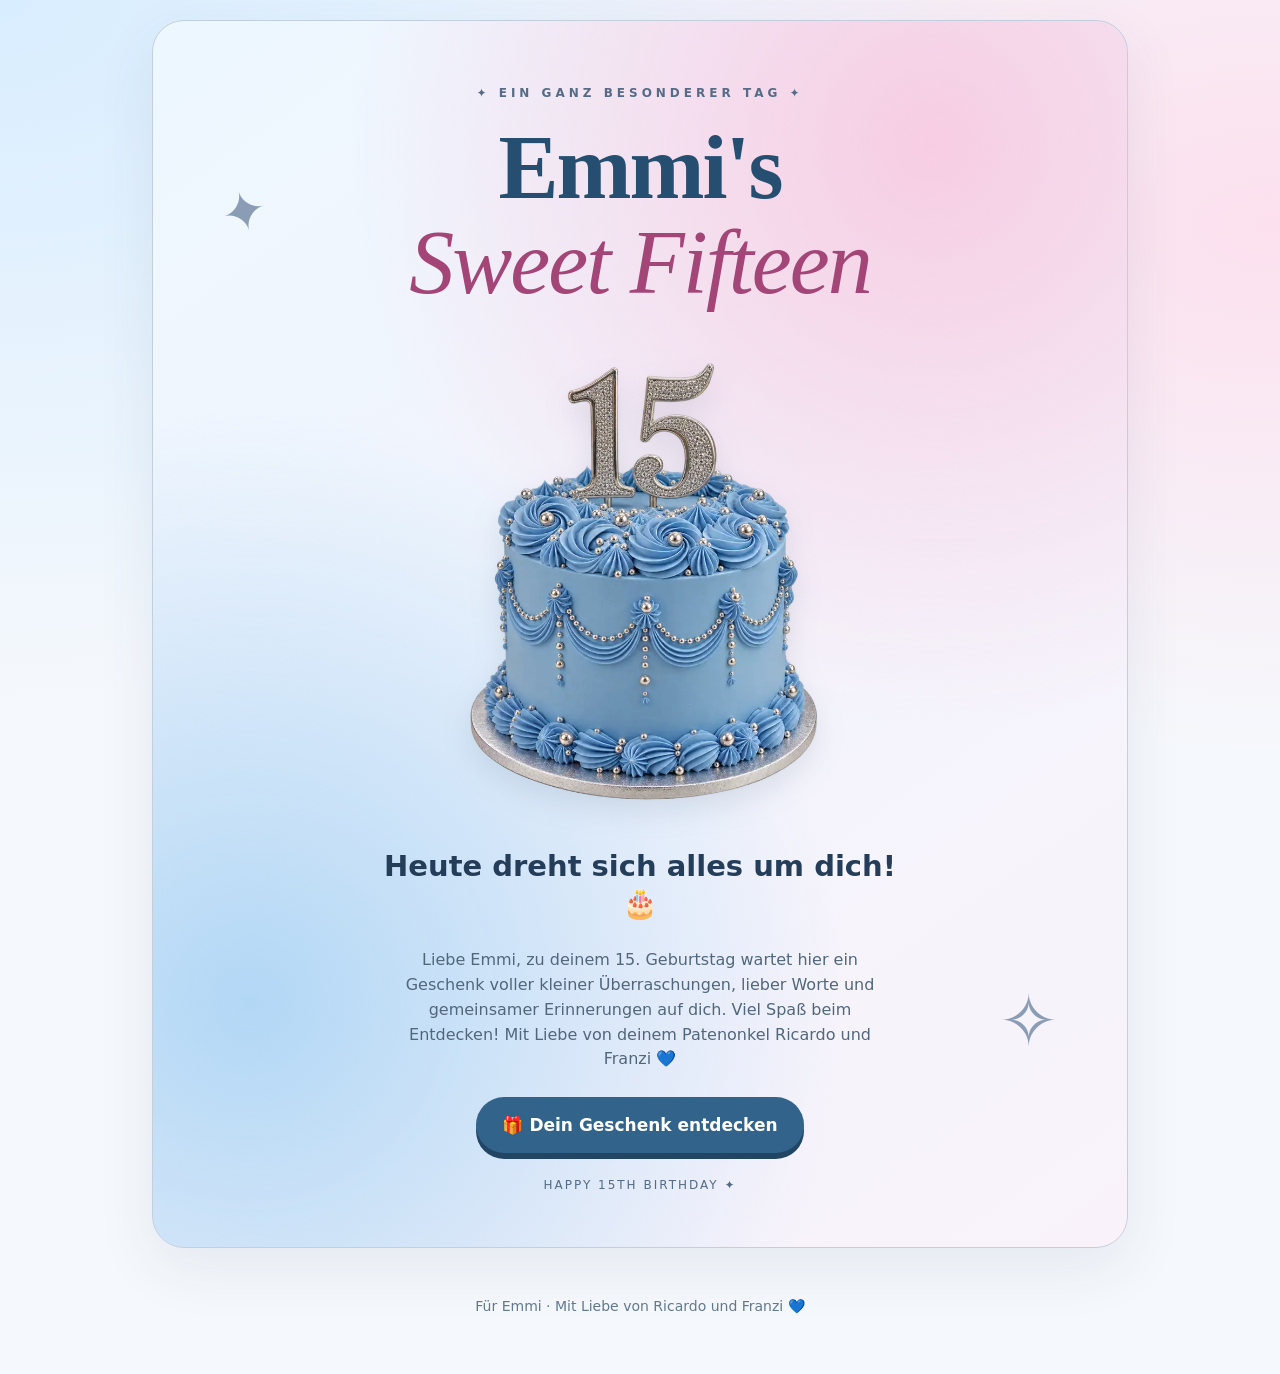
<file: index.html>
<!doctype html><html lang="de"><head><meta charset="utf-8"><meta name="viewport" content="width=device-width,initial-scale=1"><title>Start · Emmi's Sweet Fifteen</title><style>
:root{--ink:#51372f;--rose:#d78e99;--cream:#fff9f1;--gold:#c59a5e}*{box-sizing:border-box}body{margin:0;font-family:system-ui,-apple-system,'Segoe UI',sans-serif;color:var(--ink);background:radial-gradient(circle at 20% 0%,#ffe0e6,transparent 45%),linear-gradient(160deg,#f5d8cb,#fff7e9);min-height:100dvh}.wrap{max-width:560px;margin:auto;padding:18px 16px 36px}.top{text-align:center;font-size:13px;letter-spacing:2px;font-weight:700;color:#986c69;margin:8px 0 12px}.book{background:var(--cream);border:2px solid #e5b6ad;border-radius:26px;box-shadow:0 15px 40px #704b4933;min-height:550px;overflow:hidden;position:relative}.book:before{content:'';position:absolute;left:12px;top:22px;bottom:22px;border-left:3px dotted #d8a5a0;z-index:1}.page{padding:36px 28px 25px 38px;display:flex;flex-direction:column;align-items:center;text-align:center;min-height:550px}.number{font-size:12px;letter-spacing:2px;font-weight:800;color:#b4747c}.art{width:205px;height:205px;margin:18px auto 8px;border-radius:50%;background:linear-gradient(145deg,#f9e0df,#f9eed9);display:grid;place-items:center;position:relative;box-shadow:inset 0 0 0 8px #ffffff99}.art span{font-size:100px;filter:drop-shadow(0 7px 2px #886b6b20)}.art:after{content:'✦  ✧  ✦';position:absolute;bottom:18px;font-size:20px;color:var(--gold)}h1{font-family:Georgia,serif;font-size:35px;line-height:1.1;margin:13px 0}h2{font-family:Georgia,serif;font-size:30px;margin:12px 0}p{line-height:1.55;font-size:17px;margin:9px 0}.pill{border:1px solid #d9b3a2;border-radius:999px;padding:8px 15px;font-size:12px;letter-spacing:1px;font-weight:700;margin-top:auto}.from{font-size:13px;margin-top:20px;color:#a57b76}.buttons{display:flex;gap:9px;margin:15px 0;flex-wrap:wrap}button,a.action{appearance:none;border:0;border-radius:14px;padding:13px 14px;font-size:14px;font-weight:700;cursor:pointer;text-decoration:none;display:inline-flex;align-items:center;justify-content:center;flex:1;background:#fff;color:#684943;box-shadow:0 3px 12px #6a454020}button.primary{background:#86545b;color:#fff}.tip{text-align:center;font-size:13px;line-height:1.5;color:#7b5a58}.dots{text-align:center;font-size:13px;font-weight:700;color:#8c6562;margin:5px}.cover .art span{font-size:95px}.cover h1{font-size:46px}.cover .sub{font-size:18px}.small{font-size:13px;color:#96746e}#toast{position:fixed;bottom:20px;left:50%;transform:translateX(-50%);background:#533b36;color:white;border-radius:30px;padding:10px 18px;display:none;z-index:4;white-space:nowrap}@media(max-width:370px){.page{padding:30px 20px 20px 30px}.art{width:175px;height:175px}.art span{font-size:85px}h2{font-size:27px}}

html{scroll-behavior:smooth}.wrap{max-width:700px}.hero{position:relative;overflow:hidden;min-height:76svh;display:flex;flex-direction:column;justify-content:center;text-align:center;padding:65px 23px 55px;margin:10px 0 32px;border-radius:32px;color:#fff;background:radial-gradient(circle at 80% 15%,#f7a0c8 0,transparent 36%),radial-gradient(circle at 12% 80%,#9e61a4 0,transparent 40%),linear-gradient(140deg,#21142f,#66325f 52%,#ad5076);box-shadow:0 24px 55px #66325f55}.hero:before{content:'✦';position:absolute;left:7%;top:13%;font-size:55px;color:#ffe5a4;transform:rotate(-15deg)}.hero:after{content:'✧';position:absolute;right:7%;bottom:15%;font-size:72px;color:#ffd8f0}.hero .eyebrow{font-size:12px;font-weight:900;letter-spacing:4px;color:#ffe3ae}.hero .big{font-family:Georgia,serif;font-size:clamp(64px,13vw,108px);font-weight:900;line-height:.92;letter-spacing:-5px;margin:22px 0 10px;text-shadow:0 8px 0 #301c4244}.hero .big em{font-style:normal;color:#ffe4a5}.hero .statement{font-size:clamp(20px,5vw,29px);font-weight:800;line-height:1.3;margin:15px auto;max-width:540px}.hero .detail{font-size:16px;color:#ffeaf4;max-width:480px;margin:10px auto 25px}.hero .cta{display:inline-block;align-self:center;text-decoration:none;background:#ffe7a9;color:#3b2442;padding:18px 26px;border-radius:99px;font-size:17px;font-weight:900;box-shadow:0 9px 0 #2b193b77;transition:transform .2s}.hero .cta:hover{transform:translateY(-3px)}.hero .hint{margin-top:25px;font-size:12px;letter-spacing:2px;color:#f9d8eb}.intro-label{text-align:center;font-weight:900;letter-spacing:2px;font-size:12px;margin:0 0 16px;color:#8b5067}@media(prefers-reduced-motion:reduce){html{scroll-behavior:auto}}.birthday-hero{background:radial-gradient(circle at 80% 15%,#f6b9d4,transparent 35%),radial-gradient(circle at 15% 85%,#a976bd,transparent 40%),linear-gradient(150deg,#452449,#9b568d 60%,#d18eae);min-height:80svh}.birthday-title{font-family:Georgia,serif;font-size:clamp(44px,9vw,78px);line-height:1.06;margin:20px 0 0;letter-spacing:-2px;color:#fff;text-shadow:0 4px 18px #43233e55}.birthday-title em{font-weight:normal;color:#ffe9ac;font-style:italic}.cake-scene{height:285px;position:relative;width:min(100%,370px);margin:8px auto 0;display:grid;place-items:end center;filter:drop-shadow(0 18px 15px #321c3840)}.cake{position:relative;width:250px;height:235px;animation:cakeFloat 3.4s ease-in-out infinite}.cake-layer{position:absolute;left:20px;width:210px;border-radius:16px 16px 24px 24px;background:linear-gradient(90deg,#ed9fb9,#ffc9d7 42%,#ee8cae);border-bottom:12px solid #b8618d;box-shadow:inset -12px 0 #c9749d55}.cake-layer.lower{height:84px;bottom:20px}.cake-layer.upper{width:180px;left:35px;height:69px;bottom:95px;background:linear-gradient(90deg,#ffced8,#ffe2e8,#f2a8c1)}.cake-top{position:absolute;bottom:151px;left:35px;width:180px;height:30px;background:#fff4ed;border-radius:50%;z-index:2;box-shadow:0 6px #fbe1e4}.cake-plate{position:absolute;bottom:10px;left:0;width:250px;height:22px;border-radius:50%;background:#ffe6aa;box-shadow:0 8px #d5a66f}.candles{position:absolute;bottom:173px;left:68px;width:115px;display:flex;justify-content:space-between;z-index:3}.candles i{display:block;width:10px;height:42px;border-radius:3px;background:repeating-linear-gradient(135deg,#fff 0 7px,#b47bb6 7px 13px);position:relative}.candles i:before{content:'';position:absolute;bottom:45px;left:1px;width:9px;height:16px;background:#ffe07c;border-radius:80% 0 80% 80%;transform:rotate(-45deg);box-shadow:0 0 14px #ffdc79;animation:flame .8s ease-in-out infinite alternate}.candles i:nth-child(even):before{animation-delay:.35s}.sparkle{position:absolute;color:#ffe8a6;font-size:40px;animation:twinkle 2s ease-in-out infinite alternate}.s1{top:25px;left:12%}.s2{top:72px;right:9%;animation-delay:.5s}.s3{bottom:65px;left:5%;animation-delay:1s}@keyframes cakeFloat{50%{transform:translateY(-8px)}}@keyframes flame{to{transform:rotate(-32deg) scale(.85);opacity:.8}}@keyframes twinkle{to{transform:scale(1.35) rotate(20deg);opacity:.45}}@media(prefers-reduced-motion:reduce){.cake,.candles i:before,.sparkle{animation:none}}#confetti-layer{position:fixed;inset:0;pointer-events:none;z-index:999;overflow:hidden}.confetti-piece{position:absolute;top:-20px;width:9px;height:15px;opacity:0;animation:confetti-fall var(--dur) linear forwards;left:var(--x);background:var(--color);transform:rotate(var(--rot));border-radius:2px}@keyframes confetti-fall{0%{transform:translate3d(0,-30px,0) rotate(0);opacity:1}90%{opacity:1}100%{transform:translate3d(var(--drift),110vh,0) rotate(850deg);opacity:0}}.scratch-section{margin:34px 0;background:linear-gradient(145deg,#fff9ee,#ffe5ed);border:2px solid #dfb4c5;border-radius:27px;padding:24px;text-align:center;box-shadow:0 15px 32px #704b4920}.scratch-section h2{font-size:30px}.scratch-ticket{position:relative;width:min(100%,340px);height:185px;margin:20px auto;border:5px solid #f5d8a5;border-radius:18px;overflow:hidden;background:radial-gradient(circle,#fff4d7,#ffcddc);box-shadow:0 8px 20px #6c4b4a33}.scratch-reveal{position:absolute;inset:0;display:flex;align-items:center;justify-content:center;flex-direction:column;padding:17px}.scratch-reveal strong{font-family:Georgia,serif;font-size:24px;color:#80476b}.scratch-reveal span{font-size:15px;margin-top:8px;line-height:1.45}.scratch-ticket canvas{position:absolute;inset:0;width:100%;height:100%;touch-action:none;cursor:crosshair}.scratch-hint{font-size:13px;color:#896572}.scratch-section button{background:#86545b;color:white;flex:none}.private-letter{margin:32px 0;padding:28px 20px;text-align:center;border:2px solid #d9b5c6;border-radius:25px;background:linear-gradient(145deg,#fffaf3,#f9e4ed)}.envelope{font-size:85px;display:block;filter:drop-shadow(0 10px 9px #81536a33);transition:transform .5s}.private-letter.open .envelope{transform:translateY(-8px) rotate(-8deg)}.private-letter input{max-width:170px;width:100%;padding:12px;border:1px solid #bc91aa;border-radius:12px;text-align:center;font-size:24px;letter-spacing:9px;background:white}.private-letter button{background:#86545b;color:white;margin:12px}.letter-paper{background:#fffefa;padding:28px 20px;border-radius:14px;box-shadow:0 8px 20px #6c4b4a24;text-align:left;white-space:pre-wrap;line-height:1.75;font-family:Georgia,serif;margin-top:20px;animation:letter-rise .6s ease-out}@keyframes letter-rise{from{opacity:0;transform:translateY(25px)}to{opacity:1;transform:translateY(0)}}</style><style>
:root{--ink:#243d59;--rose:#da75a7;--cream:#fbfdff;--gold:#9daec0;--blue:#32648b;--silver:#c6ced9}
body{color:var(--ink);background:radial-gradient(ellipse at 0 0,#d8edff,transparent 55%),radial-gradient(ellipse at 100% 25%,#fce0ee,transparent 55%),#f5f8fc;background-attachment:fixed}
.wrap{max-width:1020px;padding:20px 22px 60px}
nav.site-nav{position:sticky;top:10px;z-index:20;display:flex;justify-content:center;gap:5px;flex-wrap:wrap;margin:0 0 22px!important;padding:8px;background:#ffffffed;backdrop-filter:blur(14px);border:1px solid #c6ced9;border-radius:20px;box-shadow:0 8px 25px #304c6810}
nav.site-nav a{padding:11px 14px!important;background:transparent!important;color:#284c6b!important;border-radius:12px;text-decoration:none;font-size:14px;font-weight:700}
nav.site-nav a:hover,nav.site-nav a.active{background:#e5f0fc!important}
.hero.birthday-hero{min-height:710px;margin:0 0 35px;border:1px solid #c4cfdd;border-radius:32px;background:radial-gradient(circle at 80% 10%,#f7cde3,transparent 43%),radial-gradient(circle at 10% 80%,#b2d7f5,transparent 45%),linear-gradient(145deg,#edf7ff,#f9f2fa);color:#243d59;box-shadow:0 20px 60px #304c6815}
.birthday-title{color:#264e70;text-shadow:none;font-size:clamp(48px,9vw,90px)}.birthday-title em{color:#a34577}
.hero .eyebrow,.hero .hint{color:#566b85}.hero .detail{color:#52677b}.hero:before,.hero:after,.sparkle{color:#8b9db4}
.hero .cta{background:#32648b;color:white;box-shadow:0 6px 0 #214563}
.cake-plate{background:linear-gradient(90deg,#9aa9bb,#f5f7fa,#a3b0c2);box-shadow:0 8px #8595ab}.cake-layer{border-bottom-color:#a56e94}.candles i{background:repeating-linear-gradient(135deg,#fff 0 7px,#80b9e7 7px 13px)}
.discover{display:grid;grid-template-columns:repeat(4,1fr);gap:12px;margin:0 0 55px}.discover a{display:flex;flex-direction:column;gap:10px;padding:23px 14px;background:#ffffffdd;border:1px solid #c8d3e0;border-radius:20px;color:#264e70;text-decoration:none;text-align:center;font-weight:750;transition:transform .2s}.discover a:hover{transform:translateY(-4px)}.discover span{font-size:30px}.discover small{font-weight:400;font-size:13px;color:#60748b}
#gutscheinbuch{padding-top:18px;scroll-margin-top:100px;color:#385d7c}
.book,.dots,.buttons,.tip,.top{max-width:570px;margin-left:auto;margin-right:auto}.book{border:1px solid #b8cadd;box-shadow:0 18px 45px #304c6818;background:#fbfdff}.book:before{border-color:#b8cadd}.art{background:linear-gradient(145deg,#dceefe,#fbe1ef)}.number,.from,.small,.tip,.dots,.top,.intro-label{color:#5a718a}.pill{border-color:#b8c7d8}.buttons button{color:#284c6b;border:1px solid #c6ced9}.buttons button.primary{background:#32648b;color:#fff}
.scratch-section,.private-letter,#gaestebuch{max-width:760px;margin:55px auto!important;padding:35px 25px!important;background:linear-gradient(145deg,#fff,#edf5ff)!important;border:1px solid #bccbdc!important;border-radius:26px!important;box-shadow:0 15px 45px #304c6810;scroll-margin-top:100px}
.private-letter{background:linear-gradient(145deg,#fff,#fcebf4)!important}.scratch-ticket{border-color:#b8c5d7;background:linear-gradient(140deg,#e1f2ff,#ffe4f1)}.scratch-reveal strong{color:#873e69}.scratch-hint{color:#5b6d83}
button:not(#prev):not(#copy):not(#share),#memorybook-link{background-color:#32648b!important;color:white!important}button:disabled{opacity:.45;cursor:default}input,textarea{font:inherit;border-color:#b8c9dc!important;color:#243d59}a:focus-visible,button:focus-visible,input:focus-visible,textarea:focus-visible{outline:3px solid #d578a9;outline-offset:4px}.letter-paper{background:#fffdfd}
.page-footer{text-align:center;margin:55px auto 0;color:#637a91;font-size:14px}
main:not(.book){background:#fbfdff;border-color:#bccbdc;box-shadow:0 15px 40px #304c6818}.note{background:#e8f1fb;color:#425f7a}.button{background:#32648b}.paper{background:#fff;box-shadow:0 15px 40px #304c6818}.cover{border-color:#bdcadd}.cover h1,.entry h2{color:#32648b}.cover h1 em{color:#a34577}.entry{border-color:#d0dbe6}.eyebrow,.entry small,.footer{color:#60748b}.toolbar button,.toolbar a{background:#32648b}
@media(max-width:600px){.wrap{padding:12px 14px 40px}.hero.birthday-hero{min-height:650px;padding:42px 16px}.discover{grid-template-columns:repeat(2,1fr);gap:10px;margin-bottom:36px}.discover a{padding:20px 10px}nav.site-nav{top:5px}nav.site-nav a{font-size:12px;padding:9px 10px!important}.scratch-section,.private-letter,#gaestebuch{padding:26px 16px!important}.scratch-ticket{height:210px}.paper{padding:25px 18px}}
@media(prefers-reduced-motion:reduce){*,*:before,*:after{animation:none!important;scroll-behavior:auto!important}}
@media print{body{background:#fff}.site-nav,.page-footer{display:none}.paper{box-shadow:none}.cover{border-color:#bccbdc}}
</style><style>.subpage-title{text-align:center;font-family:Georgia,serif;color:#32648b;font-size:clamp(32px,6vw,52px);margin:30px auto 10px}.subpage-desc{text-align:center;color:#5b7189;max-width:640px;margin:0 auto 35px}.subpage{min-height:75vh}.discover a{min-height:130px}.page-footer{margin-top:50px}#gutscheinbuch,#ricardos-brief,#rubbellos,#gaestebuch{scroll-margin-top:40px} .birthday-cake-photo{width:min(100%,420px);margin:26px auto 16px}.birthday-cake-photo img{display:block;width:100%;max-height:420px;object-fit:cover;object-position:center;border-radius:22px;box-shadow:0 16px 35px #34506a35}.birthday-cake-photo figcaption{margin-top:7px;font-size:11px;color:#61768c}</style><style>.birthday-cake-photo{width:min(100%,480px)}.birthday-cake-photo img{height:auto;max-height:none;object-fit:contain;aspect-ratio:1}</style><style>.birthday-cake-photo img{width:100%;height:auto;max-height:520px;object-fit:contain;background:transparent;box-shadow:none;border-radius:0}.birthday-cake-photo{background:transparent;filter:drop-shadow(0 12px 14px #34506a20)}</style><style>.discover a:last-child{background:linear-gradient(135deg,#32648b,#6094bd)!important;color:#fff!important;border-color:#32648b!important}.discover a:last-child small{color:#e7f3ff!important}@media(max-width:600px){.discover>a:last-child:nth-child(odd){grid-column:1/-1;min-height:130px}}</style></head><body><div class="wrap"><header class="hero birthday-hero"><div class="eyebrow">✦ EIN GANZ BESONDERER TAG ✦</div><h1 class="birthday-title">Emmi's<br><em>Sweet Fifteen</em></h1><figure class="birthday-cake-photo"><img src="assets/emmy-blaue-torte-15.webp" alt="Blaue Geburtstagstorte mit silberner 15" loading="eager" fetchpriority="high" decoding="async"></figure><p class="statement">Heute dreht sich alles um dich! 🎂</p><p class="detail">Liebe Emmi, zu deinem 15. Geburtstag wartet hier ein Geschenk voller kleiner Überraschungen, lieber Worte und gemeinsamer Erinnerungen auf dich. Viel Spaß beim Entdecken! Mit Liebe von deinem Patenonkel Ricardo und Franzi 💙</p><a class="cta" href="entdecken.html">🎁 Dein Geschenk entdecken</a><div class="hint">HAPPY 15TH BIRTHDAY ✦</div></header><footer class="page-footer">Für Emmi · Mit Liebe von Ricardo und Franzi 💙</footer></div><script>(function(){const t=new URLSearchParams(location.search).get('guest')||sessionStorage.getItem('emmi_guest');if(t){sessionStorage.setItem('emmi_guest',t);document.querySelectorAll('a[href]').forEach(a=>{const h=a.getAttribute('href');if(!h||h.startsWith('#'))return;const u=new URL(h,location.href);if(u.origin===location.origin&&u.pathname.endsWith('.html')){u.searchParams.set('guest',t);a.href=u.href}})}})();</script><script>document.querySelectorAll('a[href]').forEach(a=>{const u=new URL(a.href,location.href);if(u.origin===location.origin&&u.pathname.endsWith('.html')){u.searchParams.set('site','seiten-15');a.href=u.href}});</script><script>(()=>{const t=new URLSearchParams(location.search).get('guest')||sessionStorage.getItem('emmi_guest');if(t)sessionStorage.setItem('emmi_guest',t);document.querySelectorAll('a[href]').forEach(a=>{const u=new URL(a.href,location.href);if(u.origin===location.origin&&u.pathname.endsWith('.html')){if(t)u.searchParams.set('guest',t);u.searchParams.set('site','geburtstag-17');a.href=u.href;if(u.pathname===location.pathname){a.setAttribute('aria-current','page');a.classList.add('active')}}});})()</script><script>(()=>{const reduce=matchMedia('(prefers-reduced-motion: reduce)').matches;function confetti(){if(reduce)return;const layer=document.createElement('div');layer.id='confetti-layer';document.body.append(layer);const colors=['#83bce8','#f1a2c9','#c6ced9','#ffffff','#dcecff'];for(let i=0;i<100;i++){const p=document.createElement('i');p.className='confetti-piece';p.style.setProperty('--x',Math.random()*100+'%');p.style.setProperty('--drift',(Math.random()*200-100)+'px');p.style.setProperty('--dur',(3+Math.random()*3)+'s');p.style.setProperty('--color',colors[i%colors.length]);p.style.setProperty('--rot',Math.random()*360+'deg');p.style.animationDelay=Math.random()*1.3+'s';layer.append(p)}setTimeout(()=>layer.remove(),7500)}if(!sessionStorage.getItem('emmi_welcome_blue_20261031')){sessionStorage.setItem('emmi_welcome_blue_20261031','1');setTimeout(confetti,400)}})()</script></body></html>
</file>
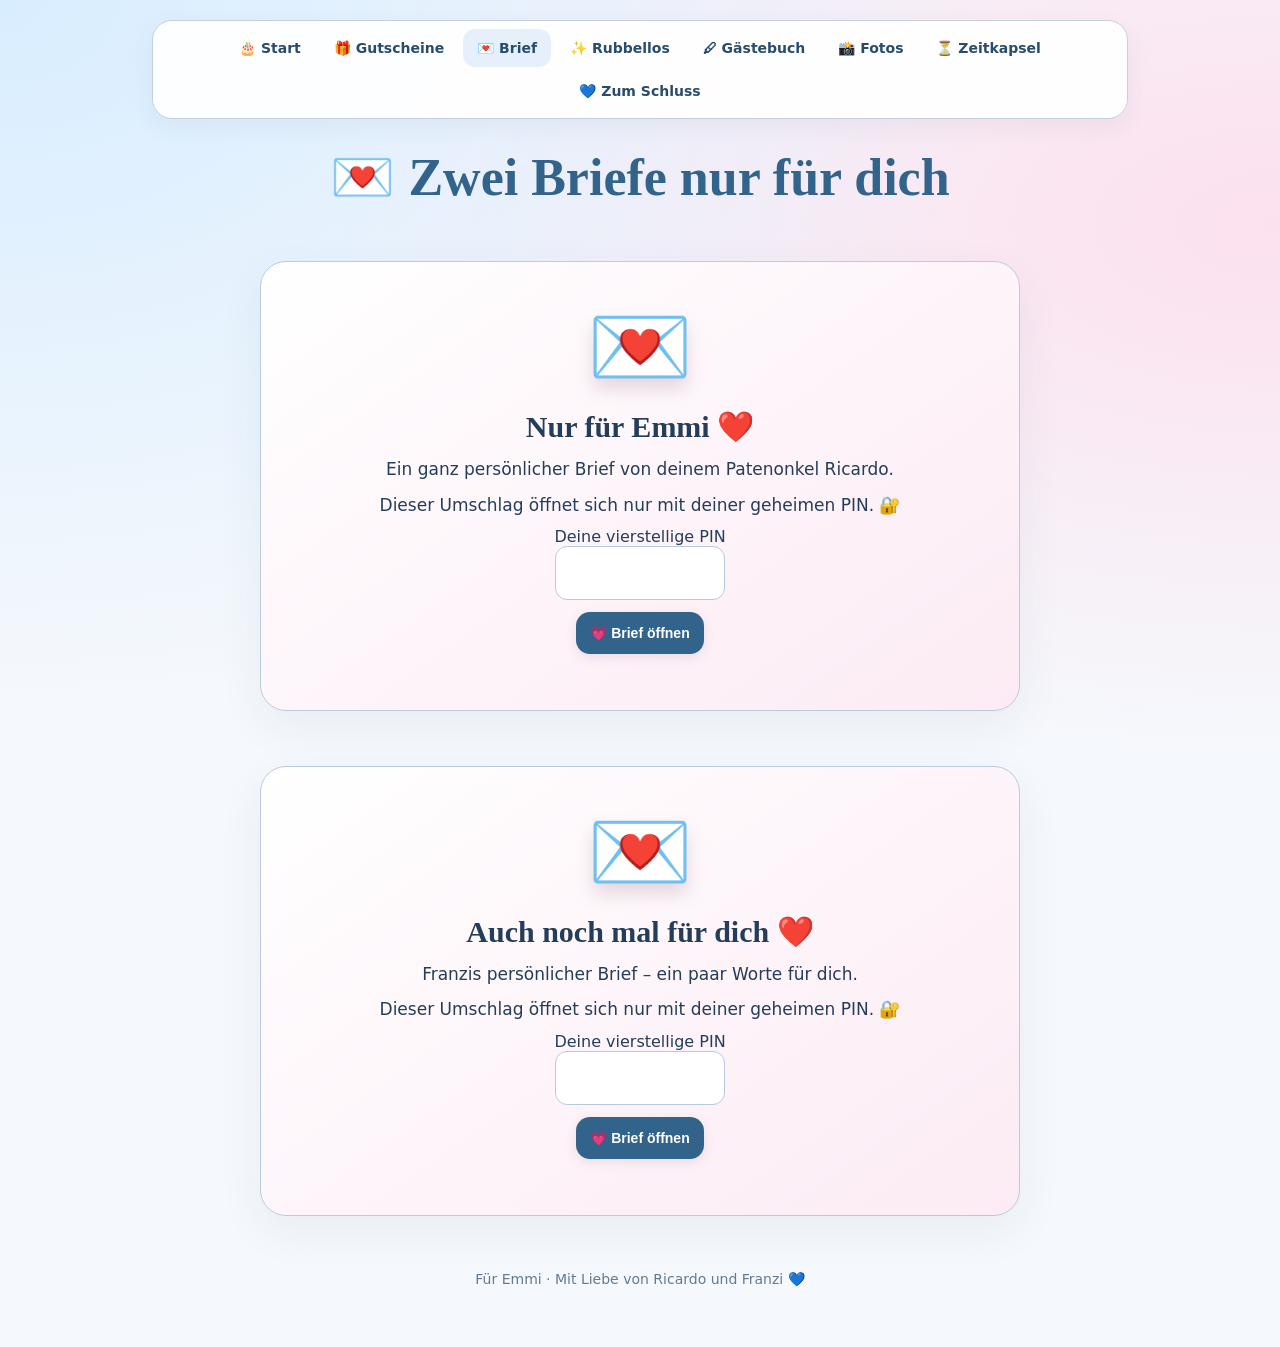
<file: brief.html>
<!doctype html><html lang="de"><head><meta charset="utf-8"><meta name="viewport" content="width=device-width,initial-scale=1"><title>Persönliche Briefe · Emmi's Sweet Fifteen</title><style>
:root{--ink:#51372f;--rose:#d78e99;--cream:#fff9f1;--gold:#c59a5e}*{box-sizing:border-box}body{margin:0;font-family:system-ui,-apple-system,'Segoe UI',sans-serif;color:var(--ink);background:radial-gradient(circle at 20% 0%,#ffe0e6,transparent 45%),linear-gradient(160deg,#f5d8cb,#fff7e9);min-height:100dvh}.wrap{max-width:560px;margin:auto;padding:18px 16px 36px}.top{text-align:center;font-size:13px;letter-spacing:2px;font-weight:700;color:#986c69;margin:8px 0 12px}.book{background:var(--cream);border:2px solid #e5b6ad;border-radius:26px;box-shadow:0 15px 40px #704b4933;min-height:550px;overflow:hidden;position:relative}.book:before{content:'';position:absolute;left:12px;top:22px;bottom:22px;border-left:3px dotted #d8a5a0;z-index:1}.page{padding:36px 28px 25px 38px;display:flex;flex-direction:column;align-items:center;text-align:center;min-height:550px}.number{font-size:12px;letter-spacing:2px;font-weight:800;color:#b4747c}.art{width:205px;height:205px;margin:18px auto 8px;border-radius:50%;background:linear-gradient(145deg,#f9e0df,#f9eed9);display:grid;place-items:center;position:relative;box-shadow:inset 0 0 0 8px #ffffff99}.art span{font-size:100px;filter:drop-shadow(0 7px 2px #886b6b20)}.art:after{content:'✦  ✧  ✦';position:absolute;bottom:18px;font-size:20px;color:var(--gold)}h1{font-family:Georgia,serif;font-size:35px;line-height:1.1;margin:13px 0}h2{font-family:Georgia,serif;font-size:30px;margin:12px 0}p{line-height:1.55;font-size:17px;margin:9px 0}.pill{border:1px solid #d9b3a2;border-radius:999px;padding:8px 15px;font-size:12px;letter-spacing:1px;font-weight:700;margin-top:auto}.from{font-size:13px;margin-top:20px;color:#a57b76}.buttons{display:flex;gap:9px;margin:15px 0;flex-wrap:wrap}button,a.action{appearance:none;border:0;border-radius:14px;padding:13px 14px;font-size:14px;font-weight:700;cursor:pointer;text-decoration:none;display:inline-flex;align-items:center;justify-content:center;flex:1;background:#fff;color:#684943;box-shadow:0 3px 12px #6a454020}button.primary{background:#86545b;color:#fff}.tip{text-align:center;font-size:13px;line-height:1.5;color:#7b5a58}.dots{text-align:center;font-size:13px;font-weight:700;color:#8c6562;margin:5px}.cover .art span{font-size:95px}.cover h1{font-size:46px}.cover .sub{font-size:18px}.small{font-size:13px;color:#96746e}#toast{position:fixed;bottom:20px;left:50%;transform:translateX(-50%);background:#533b36;color:white;border-radius:30px;padding:10px 18px;display:none;z-index:4;white-space:nowrap}@media(max-width:370px){.page{padding:30px 20px 20px 30px}.art{width:175px;height:175px}.art span{font-size:85px}h2{font-size:27px}}

html{scroll-behavior:smooth}.wrap{max-width:700px}.hero{position:relative;overflow:hidden;min-height:76svh;display:flex;flex-direction:column;justify-content:center;text-align:center;padding:65px 23px 55px;margin:10px 0 32px;border-radius:32px;color:#fff;background:radial-gradient(circle at 80% 15%,#f7a0c8 0,transparent 36%),radial-gradient(circle at 12% 80%,#9e61a4 0,transparent 40%),linear-gradient(140deg,#21142f,#66325f 52%,#ad5076);box-shadow:0 24px 55px #66325f55}.hero:before{content:'✦';position:absolute;left:7%;top:13%;font-size:55px;color:#ffe5a4;transform:rotate(-15deg)}.hero:after{content:'✧';position:absolute;right:7%;bottom:15%;font-size:72px;color:#ffd8f0}.hero .eyebrow{font-size:12px;font-weight:900;letter-spacing:4px;color:#ffe3ae}.hero .big{font-family:Georgia,serif;font-size:clamp(64px,13vw,108px);font-weight:900;line-height:.92;letter-spacing:-5px;margin:22px 0 10px;text-shadow:0 8px 0 #301c4244}.hero .big em{font-style:normal;color:#ffe4a5}.hero .statement{font-size:clamp(20px,5vw,29px);font-weight:800;line-height:1.3;margin:15px auto;max-width:540px}.hero .detail{font-size:16px;color:#ffeaf4;max-width:480px;margin:10px auto 25px}.hero .cta{display:inline-block;align-self:center;text-decoration:none;background:#ffe7a9;color:#3b2442;padding:18px 26px;border-radius:99px;font-size:17px;font-weight:900;box-shadow:0 9px 0 #2b193b77;transition:transform .2s}.hero .cta:hover{transform:translateY(-3px)}.hero .hint{margin-top:25px;font-size:12px;letter-spacing:2px;color:#f9d8eb}.intro-label{text-align:center;font-weight:900;letter-spacing:2px;font-size:12px;margin:0 0 16px;color:#8b5067}@media(prefers-reduced-motion:reduce){html{scroll-behavior:auto}}.birthday-hero{background:radial-gradient(circle at 80% 15%,#f6b9d4,transparent 35%),radial-gradient(circle at 15% 85%,#a976bd,transparent 40%),linear-gradient(150deg,#452449,#9b568d 60%,#d18eae);min-height:80svh}.birthday-title{font-family:Georgia,serif;font-size:clamp(44px,9vw,78px);line-height:1.06;margin:20px 0 0;letter-spacing:-2px;color:#fff;text-shadow:0 4px 18px #43233e55}.birthday-title em{font-weight:normal;color:#ffe9ac;font-style:italic}.cake-scene{height:285px;position:relative;width:min(100%,370px);margin:8px auto 0;display:grid;place-items:end center;filter:drop-shadow(0 18px 15px #321c3840)}.cake{position:relative;width:250px;height:235px;animation:cakeFloat 3.4s ease-in-out infinite}.cake-layer{position:absolute;left:20px;width:210px;border-radius:16px 16px 24px 24px;background:linear-gradient(90deg,#ed9fb9,#ffc9d7 42%,#ee8cae);border-bottom:12px solid #b8618d;box-shadow:inset -12px 0 #c9749d55}.cake-layer.lower{height:84px;bottom:20px}.cake-layer.upper{width:180px;left:35px;height:69px;bottom:95px;background:linear-gradient(90deg,#ffced8,#ffe2e8,#f2a8c1)}.cake-top{position:absolute;bottom:151px;left:35px;width:180px;height:30px;background:#fff4ed;border-radius:50%;z-index:2;box-shadow:0 6px #fbe1e4}.cake-plate{position:absolute;bottom:10px;left:0;width:250px;height:22px;border-radius:50%;background:#ffe6aa;box-shadow:0 8px #d5a66f}.candles{position:absolute;bottom:173px;left:68px;width:115px;display:flex;justify-content:space-between;z-index:3}.candles i{display:block;width:10px;height:42px;border-radius:3px;background:repeating-linear-gradient(135deg,#fff 0 7px,#b47bb6 7px 13px);position:relative}.candles i:before{content:'';position:absolute;bottom:45px;left:1px;width:9px;height:16px;background:#ffe07c;border-radius:80% 0 80% 80%;transform:rotate(-45deg);box-shadow:0 0 14px #ffdc79;animation:flame .8s ease-in-out infinite alternate}.candles i:nth-child(even):before{animation-delay:.35s}.sparkle{position:absolute;color:#ffe8a6;font-size:40px;animation:twinkle 2s ease-in-out infinite alternate}.s1{top:25px;left:12%}.s2{top:72px;right:9%;animation-delay:.5s}.s3{bottom:65px;left:5%;animation-delay:1s}@keyframes cakeFloat{50%{transform:translateY(-8px)}}@keyframes flame{to{transform:rotate(-32deg) scale(.85);opacity:.8}}@keyframes twinkle{to{transform:scale(1.35) rotate(20deg);opacity:.45}}@media(prefers-reduced-motion:reduce){.cake,.candles i:before,.sparkle{animation:none}}#confetti-layer{position:fixed;inset:0;pointer-events:none;z-index:999;overflow:hidden}.confetti-piece{position:absolute;top:-20px;width:9px;height:15px;opacity:0;animation:confetti-fall var(--dur) linear forwards;left:var(--x);background:var(--color);transform:rotate(var(--rot));border-radius:2px}@keyframes confetti-fall{0%{transform:translate3d(0,-30px,0) rotate(0);opacity:1}90%{opacity:1}100%{transform:translate3d(var(--drift),110vh,0) rotate(850deg);opacity:0}}.scratch-section{margin:34px 0;background:linear-gradient(145deg,#fff9ee,#ffe5ed);border:2px solid #dfb4c5;border-radius:27px;padding:24px;text-align:center;box-shadow:0 15px 32px #704b4920}.scratch-section h2{font-size:30px}.scratch-ticket{position:relative;width:min(100%,340px);height:185px;margin:20px auto;border:5px solid #f5d8a5;border-radius:18px;overflow:hidden;background:radial-gradient(circle,#fff4d7,#ffcddc);box-shadow:0 8px 20px #6c4b4a33}.scratch-reveal{position:absolute;inset:0;display:flex;align-items:center;justify-content:center;flex-direction:column;padding:17px}.scratch-reveal strong{font-family:Georgia,serif;font-size:24px;color:#80476b}.scratch-reveal span{font-size:15px;margin-top:8px;line-height:1.45}.scratch-ticket canvas{position:absolute;inset:0;width:100%;height:100%;touch-action:none;cursor:crosshair}.scratch-hint{font-size:13px;color:#896572}.scratch-section button{background:#86545b;color:white;flex:none}.private-letter{margin:32px 0;padding:28px 20px;text-align:center;border:2px solid #d9b5c6;border-radius:25px;background:linear-gradient(145deg,#fffaf3,#f9e4ed)}.envelope{font-size:85px;display:block;filter:drop-shadow(0 10px 9px #81536a33);transition:transform .5s}.private-letter.open .envelope{transform:translateY(-8px) rotate(-8deg)}.private-letter input{max-width:170px;width:100%;padding:12px;border:1px solid #bc91aa;border-radius:12px;text-align:center;font-size:24px;letter-spacing:9px;background:white}.private-letter button{background:#86545b;color:white;margin:12px}.letter-paper{background:#fffefa;padding:28px 20px;border-radius:14px;box-shadow:0 8px 20px #6c4b4a24;text-align:left;white-space:pre-wrap;line-height:1.75;font-family:Georgia,serif;margin-top:20px;animation:letter-rise .6s ease-out}@keyframes letter-rise{from{opacity:0;transform:translateY(25px)}to{opacity:1;transform:translateY(0)}}</style><style>
:root{--ink:#243d59;--rose:#da75a7;--cream:#fbfdff;--gold:#9daec0;--blue:#32648b;--silver:#c6ced9}
body{color:var(--ink);background:radial-gradient(ellipse at 0 0,#d8edff,transparent 55%),radial-gradient(ellipse at 100% 25%,#fce0ee,transparent 55%),#f5f8fc;background-attachment:fixed}
.wrap{max-width:1020px;padding:20px 22px 60px}
nav.site-nav{position:sticky;top:10px;z-index:20;display:flex;justify-content:center;gap:5px;flex-wrap:wrap;margin:0 0 22px!important;padding:8px;background:#ffffffed;backdrop-filter:blur(14px);border:1px solid #c6ced9;border-radius:20px;box-shadow:0 8px 25px #304c6810}
nav.site-nav a{padding:11px 14px!important;background:transparent!important;color:#284c6b!important;border-radius:12px;text-decoration:none;font-size:14px;font-weight:700}
nav.site-nav a:hover,nav.site-nav a.active{background:#e5f0fc!important}
.hero.birthday-hero{min-height:710px;margin:0 0 35px;border:1px solid #c4cfdd;border-radius:32px;background:radial-gradient(circle at 80% 10%,#f7cde3,transparent 43%),radial-gradient(circle at 10% 80%,#b2d7f5,transparent 45%),linear-gradient(145deg,#edf7ff,#f9f2fa);color:#243d59;box-shadow:0 20px 60px #304c6815}
.birthday-title{color:#264e70;text-shadow:none;font-size:clamp(48px,9vw,90px)}.birthday-title em{color:#a34577}
.hero .eyebrow,.hero .hint{color:#566b85}.hero .detail{color:#52677b}.hero:before,.hero:after,.sparkle{color:#8b9db4}
.hero .cta{background:#32648b;color:white;box-shadow:0 6px 0 #214563}
.cake-plate{background:linear-gradient(90deg,#9aa9bb,#f5f7fa,#a3b0c2);box-shadow:0 8px #8595ab}.cake-layer{border-bottom-color:#a56e94}.candles i{background:repeating-linear-gradient(135deg,#fff 0 7px,#80b9e7 7px 13px)}
.discover{display:grid;grid-template-columns:repeat(4,1fr);gap:12px;margin:0 0 55px}.discover a{display:flex;flex-direction:column;gap:10px;padding:23px 14px;background:#ffffffdd;border:1px solid #c8d3e0;border-radius:20px;color:#264e70;text-decoration:none;text-align:center;font-weight:750;transition:transform .2s}.discover a:hover{transform:translateY(-4px)}.discover span{font-size:30px}.discover small{font-weight:400;font-size:13px;color:#60748b}
#gutscheinbuch{padding-top:18px;scroll-margin-top:100px;color:#385d7c}
.book,.dots,.buttons,.tip,.top{max-width:570px;margin-left:auto;margin-right:auto}.book{border:1px solid #b8cadd;box-shadow:0 18px 45px #304c6818;background:#fbfdff}.book:before{border-color:#b8cadd}.art{background:linear-gradient(145deg,#dceefe,#fbe1ef)}.number,.from,.small,.tip,.dots,.top,.intro-label{color:#5a718a}.pill{border-color:#b8c7d8}.buttons button{color:#284c6b;border:1px solid #c6ced9}.buttons button.primary{background:#32648b;color:#fff}
.scratch-section,.private-letter,#gaestebuch{max-width:760px;margin:55px auto!important;padding:35px 25px!important;background:linear-gradient(145deg,#fff,#edf5ff)!important;border:1px solid #bccbdc!important;border-radius:26px!important;box-shadow:0 15px 45px #304c6810;scroll-margin-top:100px}
.private-letter{background:linear-gradient(145deg,#fff,#fcebf4)!important}.scratch-ticket{border-color:#b8c5d7;background:linear-gradient(140deg,#e1f2ff,#ffe4f1)}.scratch-reveal strong{color:#873e69}.scratch-hint{color:#5b6d83}
button:not(#prev):not(#copy):not(#share),#memorybook-link{background-color:#32648b!important;color:white!important}button:disabled{opacity:.45;cursor:default}input,textarea{font:inherit;border-color:#b8c9dc!important;color:#243d59}a:focus-visible,button:focus-visible,input:focus-visible,textarea:focus-visible{outline:3px solid #d578a9;outline-offset:4px}.letter-paper{background:#fffdfd}
.page-footer{text-align:center;margin:55px auto 0;color:#637a91;font-size:14px}
main:not(.book){background:#fbfdff;border-color:#bccbdc;box-shadow:0 15px 40px #304c6818}.note{background:#e8f1fb;color:#425f7a}.button{background:#32648b}.paper{background:#fff;box-shadow:0 15px 40px #304c6818}.cover{border-color:#bdcadd}.cover h1,.entry h2{color:#32648b}.cover h1 em{color:#a34577}.entry{border-color:#d0dbe6}.eyebrow,.entry small,.footer{color:#60748b}.toolbar button,.toolbar a{background:#32648b}
@media(max-width:600px){.wrap{padding:12px 14px 40px}.hero.birthday-hero{min-height:650px;padding:42px 16px}.discover{grid-template-columns:repeat(2,1fr);gap:10px;margin-bottom:36px}.discover a{padding:20px 10px}nav.site-nav{top:5px}nav.site-nav a{font-size:12px;padding:9px 10px!important}.scratch-section,.private-letter,#gaestebuch{padding:26px 16px!important}.scratch-ticket{height:210px}.paper{padding:25px 18px}}
@media(prefers-reduced-motion:reduce){*,*:before,*:after{animation:none!important;scroll-behavior:auto!important}}
@media print{body{background:#fff}.site-nav,.page-footer{display:none}.paper{box-shadow:none}.cover{border-color:#bccbdc}}
</style><style>.subpage-title{text-align:center;font-family:Georgia,serif;color:#32648b;font-size:clamp(32px,6vw,52px);margin:30px auto 10px}.subpage-desc{text-align:center;color:#5b7189;max-width:640px;margin:0 auto 35px}.subpage{min-height:75vh}.discover a{min-height:130px}.page-footer{margin-top:50px}#gutscheinbuch,#ricardos-brief,#rubbellos,#gaestebuch{scroll-margin-top:40px}</style></head><body><div class="wrap"><nav class="site-nav" aria-label="Hauptnavigation"><a href="index.html?site=seiten-15">🎂 Start</a><a href="gutscheine.html?site=seiten-15">🎁 Gutscheine</a><a href="brief.html?site=seiten-15">💌 Brief</a><a href="rubbellos.html?site=seiten-15">✨ Rubbellos</a><a href="gaestebuch.html?site=seiten-15">🖊 Gästebuch</a><a href="fotos.html?site=seiten-15">📸 Fotos</a><a href="zeitkapsel.html?site=seiten-15">⏳ Zeitkapsel</a><a href="zum-schluss.html">💙 Zum Schluss</a></nav><section class="subpage"><h1 class="subpage-title">💌 Zwei Briefe nur für dich</h1><section class="private-letter" id="ricardos-brief"><span class="envelope" aria-hidden="true">💌</span><h2>Nur für Emmi ❤️</h2><p>Ein ganz persönlicher Brief von deinem Patenonkel Ricardo.</p><p>Dieser Umschlag öffnet sich nur mit deiner geheimen PIN. 🔐</p><form id="private-letter-form"><label for="letter-pin">Deine vierstellige PIN</label><div><input id="letter-pin" type="password" inputmode="numeric" pattern="[0-9]{4}" maxlength="4" autocomplete="off" required aria-label="Vierstellige PIN"></div><button type="submit">💗 Brief öffnen</button></form><p id="letter-status" role="status"></p><article id="letter-content" class="letter-paper" hidden></article></section><script>(function(){const form=document.getElementById('private-letter-form'),status=document.getElementById('letter-status'),paper=document.getElementById('letter-content');form.addEventListener('submit',async e=>{e.preventDefault();const btn=form.querySelector('button');btn.disabled=true;status.textContent='Der Umschlag wird geöffnet …';try{const pin=document.getElementById('letter-pin').value;const r=await fetch('https://braywvlvutkofkiycmpl.supabase.co/functions/v1/emmi-private-letter',{method:'POST',headers:{'content-type':'application/json'},body:JSON.stringify({pin})});const d=await r.json();if(!r.ok)throw Error(d.error||'Der Brief konnte nicht geöffnet werden.');paper.textContent=String(d.letter||'').replaceAll('Emmy','Emmi').replaceAll('16 Jahre','15 Jahre').replaceAll('16. Geburtstag','15. Geburtstag');paper.hidden=false;form.hidden=true;document.getElementById('ricardos-brief').classList.add('open');status.textContent='Für dich, Emmi. ❤️'}catch(err){status.textContent=err.message}finally{btn.disabled=false}})})();</script><section class="private-letter" id="franzis-brief"><span class="envelope" aria-hidden="true">💌</span><h2>Auch noch mal für dich ❤️</h2><p>Franzis persönlicher Brief – ein paar Worte für dich.</p><p>Dieser Umschlag öffnet sich nur mit deiner geheimen PIN. 🔐</p><form id="franzi-letter-form"><label for="franzi-pin">Deine vierstellige PIN</label><div><input id="franzi-pin" type="password" inputmode="numeric" pattern="[0-9]{4}" maxlength="4" autocomplete="off" required aria-label="Vierstellige PIN"></div><button type="submit">💗 Brief öffnen</button></form><p id="franzi-status" role="status"></p><article id="franzi-content" class="letter-paper" hidden></article></section><script>(function(){const form=document.getElementById('franzi-letter-form'),status=document.getElementById('franzi-status'),paper=document.getElementById('franzi-content');form.addEventListener('submit',async e=>{e.preventDefault();const btn=form.querySelector('button');btn.disabled=true;status.textContent='Der Umschlag wird geöffnet …';try{const pin=document.getElementById('franzi-pin').value;const r=await fetch('https://braywvlvutkofkiycmpl.supabase.co/functions/v1/emmi-private-letter',{method:'POST',headers:{'content-type':'application/json'},body:JSON.stringify({pin,author:"franzi"})});const d=await r.json();if(!r.ok)throw Error(d.error||'Der Brief konnte nicht geöffnet werden.');paper.textContent=String(d.letter||'').replaceAll('Emmy','Emmi').replaceAll('16 Jahre','15 Jahre').replaceAll('16. Geburtstag','15. Geburtstag');paper.hidden=false;form.hidden=true;document.getElementById('franzis-brief').classList.add('open');status.textContent='Für dich, Emmi. ❤️'}catch(err){status.textContent=err.message}finally{btn.disabled=false}})})();</script></section><footer class="page-footer">Für Emmi · Mit Liebe von Ricardo und Franzi 💙</footer></div><script>(function(){const t=new URLSearchParams(location.search).get('guest')||sessionStorage.getItem('emmi_guest');if(t){sessionStorage.setItem('emmi_guest',t);document.querySelectorAll('a[href]').forEach(a=>{const h=a.getAttribute('href');if(!h||h.startsWith('#'))return;const u=new URL(h,location.href);if(u.origin===location.origin&&u.pathname.endsWith('.html')){u.searchParams.set('guest',t);a.href=u.href}})}})();</script><script>document.querySelectorAll('a[href]').forEach(a=>{const u=new URL(a.href,location.href);if(u.origin===location.origin&&u.pathname.endsWith('.html')){u.searchParams.set('site','seiten-15');a.href=u.href}});</script><script>(()=>{const t=new URLSearchParams(location.search).get('guest')||sessionStorage.getItem('emmi_guest');if(t)sessionStorage.setItem('emmi_guest',t);document.querySelectorAll('a[href]').forEach(a=>{const u=new URL(a.href,location.href);if(u.origin===location.origin&&u.pathname.endsWith('.html')){if(t)u.searchParams.set('guest',t);u.searchParams.set('site','geburtstag-17');a.href=u.href;if(u.pathname===location.pathname){a.setAttribute('aria-current','page');a.classList.add('active')}}});})()</script></body></html>
</file>
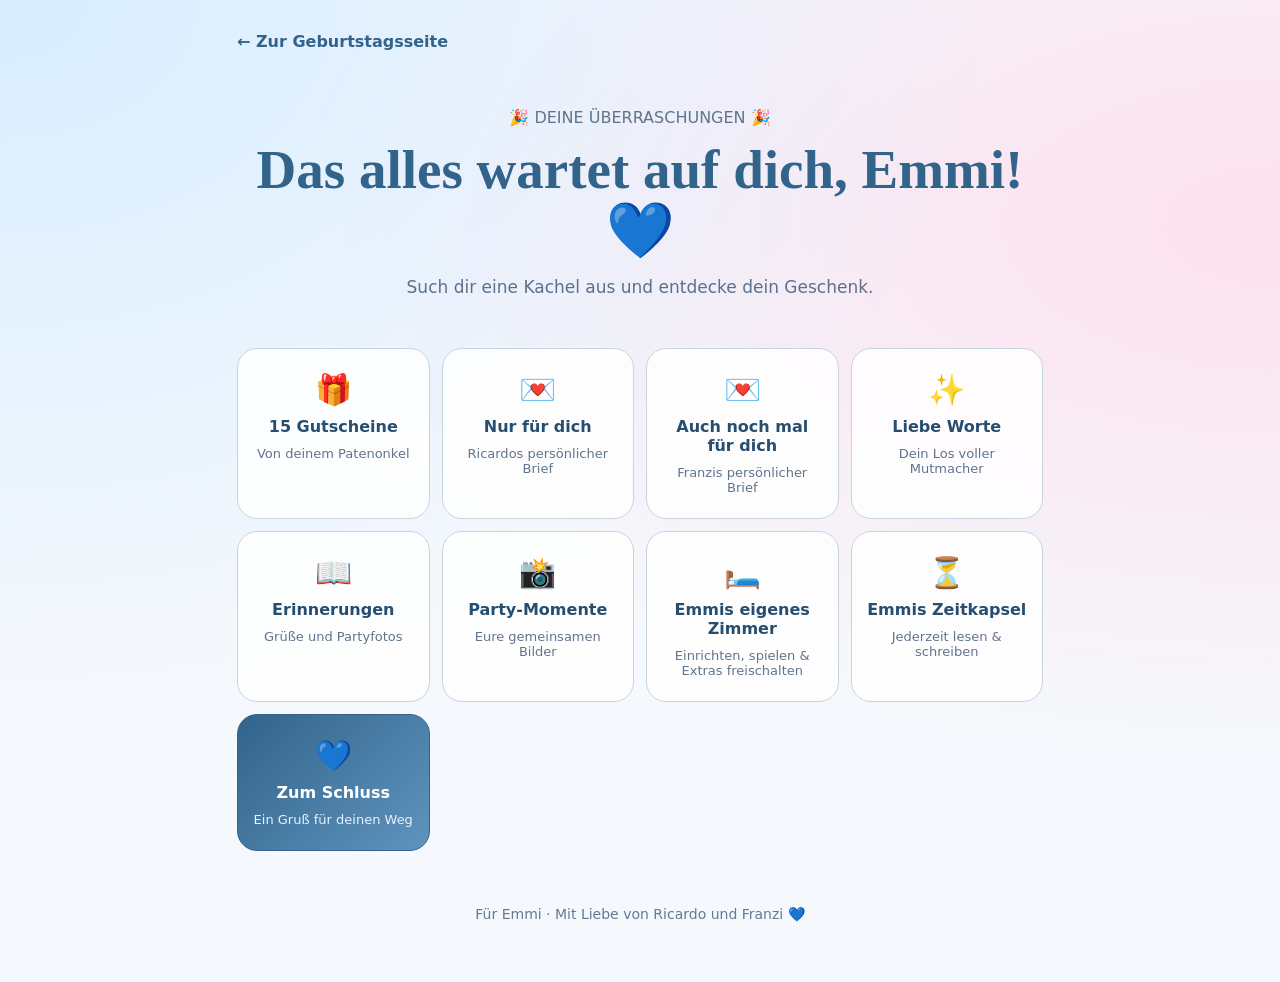
<file: entdecken.html>
<!doctype html><html lang="de"><head><meta charset="utf-8"><meta name="viewport" content="width=device-width,initial-scale=1"><title>Emmis Geschenke entdecken</title><style>
:root{--ink:#51372f;--rose:#d78e99;--cream:#fff9f1;--gold:#c59a5e}*{box-sizing:border-box}body{margin:0;font-family:system-ui,-apple-system,'Segoe UI',sans-serif;color:var(--ink);background:radial-gradient(circle at 20% 0%,#ffe0e6,transparent 45%),linear-gradient(160deg,#f5d8cb,#fff7e9);min-height:100dvh}.wrap{max-width:560px;margin:auto;padding:18px 16px 36px}.top{text-align:center;font-size:13px;letter-spacing:2px;font-weight:700;color:#986c69;margin:8px 0 12px}.book{background:var(--cream);border:2px solid #e5b6ad;border-radius:26px;box-shadow:0 15px 40px #704b4933;min-height:550px;overflow:hidden;position:relative}.book:before{content:'';position:absolute;left:12px;top:22px;bottom:22px;border-left:3px dotted #d8a5a0;z-index:1}.page{padding:36px 28px 25px 38px;display:flex;flex-direction:column;align-items:center;text-align:center;min-height:550px}.number{font-size:12px;letter-spacing:2px;font-weight:800;color:#b4747c}.art{width:205px;height:205px;margin:18px auto 8px;border-radius:50%;background:linear-gradient(145deg,#f9e0df,#f9eed9);display:grid;place-items:center;position:relative;box-shadow:inset 0 0 0 8px #ffffff99}.art span{font-size:100px;filter:drop-shadow(0 7px 2px #886b6b20)}.art:after{content:'✦  ✧  ✦';position:absolute;bottom:18px;font-size:20px;color:var(--gold)}h1{font-family:Georgia,serif;font-size:35px;line-height:1.1;margin:13px 0}h2{font-family:Georgia,serif;font-size:30px;margin:12px 0}p{line-height:1.55;font-size:17px;margin:9px 0}.pill{border:1px solid #d9b3a2;border-radius:999px;padding:8px 15px;font-size:12px;letter-spacing:1px;font-weight:700;margin-top:auto}.from{font-size:13px;margin-top:20px;color:#a57b76}.buttons{display:flex;gap:9px;margin:15px 0;flex-wrap:wrap}button,a.action{appearance:none;border:0;border-radius:14px;padding:13px 14px;font-size:14px;font-weight:700;cursor:pointer;text-decoration:none;display:inline-flex;align-items:center;justify-content:center;flex:1;background:#fff;color:#684943;box-shadow:0 3px 12px #6a454020}button.primary{background:#86545b;color:#fff}.tip{text-align:center;font-size:13px;line-height:1.5;color:#7b5a58}.dots{text-align:center;font-size:13px;font-weight:700;color:#8c6562;margin:5px}.cover .art span{font-size:95px}.cover h1{font-size:46px}.cover .sub{font-size:18px}.small{font-size:13px;color:#96746e}#toast{position:fixed;bottom:20px;left:50%;transform:translateX(-50%);background:#533b36;color:white;border-radius:30px;padding:10px 18px;display:none;z-index:4;white-space:nowrap}@media(max-width:370px){.page{padding:30px 20px 20px 30px}.art{width:175px;height:175px}.art span{font-size:85px}h2{font-size:27px}}

html{scroll-behavior:smooth}.wrap{max-width:700px}.hero{position:relative;overflow:hidden;min-height:76svh;display:flex;flex-direction:column;justify-content:center;text-align:center;padding:65px 23px 55px;margin:10px 0 32px;border-radius:32px;color:#fff;background:radial-gradient(circle at 80% 15%,#f7a0c8 0,transparent 36%),radial-gradient(circle at 12% 80%,#9e61a4 0,transparent 40%),linear-gradient(140deg,#21142f,#66325f 52%,#ad5076);box-shadow:0 24px 55px #66325f55}.hero:before{content:'✦';position:absolute;left:7%;top:13%;font-size:55px;color:#ffe5a4;transform:rotate(-15deg)}.hero:after{content:'✧';position:absolute;right:7%;bottom:15%;font-size:72px;color:#ffd8f0}.hero .eyebrow{font-size:12px;font-weight:900;letter-spacing:4px;color:#ffe3ae}.hero .big{font-family:Georgia,serif;font-size:clamp(64px,13vw,108px);font-weight:900;line-height:.92;letter-spacing:-5px;margin:22px 0 10px;text-shadow:0 8px 0 #301c4244}.hero .big em{font-style:normal;color:#ffe4a5}.hero .statement{font-size:clamp(20px,5vw,29px);font-weight:800;line-height:1.3;margin:15px auto;max-width:540px}.hero .detail{font-size:16px;color:#ffeaf4;max-width:480px;margin:10px auto 25px}.hero .cta{display:inline-block;align-self:center;text-decoration:none;background:#ffe7a9;color:#3b2442;padding:18px 26px;border-radius:99px;font-size:17px;font-weight:900;box-shadow:0 9px 0 #2b193b77;transition:transform .2s}.hero .cta:hover{transform:translateY(-3px)}.hero .hint{margin-top:25px;font-size:12px;letter-spacing:2px;color:#f9d8eb}.intro-label{text-align:center;font-weight:900;letter-spacing:2px;font-size:12px;margin:0 0 16px;color:#8b5067}@media(prefers-reduced-motion:reduce){html{scroll-behavior:auto}}.birthday-hero{background:radial-gradient(circle at 80% 15%,#f6b9d4,transparent 35%),radial-gradient(circle at 15% 85%,#a976bd,transparent 40%),linear-gradient(150deg,#452449,#9b568d 60%,#d18eae);min-height:80svh}.birthday-title{font-family:Georgia,serif;font-size:clamp(44px,9vw,78px);line-height:1.06;margin:20px 0 0;letter-spacing:-2px;color:#fff;text-shadow:0 4px 18px #43233e55}.birthday-title em{font-weight:normal;color:#ffe9ac;font-style:italic}.cake-scene{height:285px;position:relative;width:min(100%,370px);margin:8px auto 0;display:grid;place-items:end center;filter:drop-shadow(0 18px 15px #321c3840)}.cake{position:relative;width:250px;height:235px;animation:cakeFloat 3.4s ease-in-out infinite}.cake-layer{position:absolute;left:20px;width:210px;border-radius:16px 16px 24px 24px;background:linear-gradient(90deg,#ed9fb9,#ffc9d7 42%,#ee8cae);border-bottom:12px solid #b8618d;box-shadow:inset -12px 0 #c9749d55}.cake-layer.lower{height:84px;bottom:20px}.cake-layer.upper{width:180px;left:35px;height:69px;bottom:95px;background:linear-gradient(90deg,#ffced8,#ffe2e8,#f2a8c1)}.cake-top{position:absolute;bottom:151px;left:35px;width:180px;height:30px;background:#fff4ed;border-radius:50%;z-index:2;box-shadow:0 6px #fbe1e4}.cake-plate{position:absolute;bottom:10px;left:0;width:250px;height:22px;border-radius:50%;background:#ffe6aa;box-shadow:0 8px #d5a66f}.candles{position:absolute;bottom:173px;left:68px;width:115px;display:flex;justify-content:space-between;z-index:3}.candles i{display:block;width:10px;height:42px;border-radius:3px;background:repeating-linear-gradient(135deg,#fff 0 7px,#b47bb6 7px 13px);position:relative}.candles i:before{content:'';position:absolute;bottom:45px;left:1px;width:9px;height:16px;background:#ffe07c;border-radius:80% 0 80% 80%;transform:rotate(-45deg);box-shadow:0 0 14px #ffdc79;animation:flame .8s ease-in-out infinite alternate}.candles i:nth-child(even):before{animation-delay:.35s}.sparkle{position:absolute;color:#ffe8a6;font-size:40px;animation:twinkle 2s ease-in-out infinite alternate}.s1{top:25px;left:12%}.s2{top:72px;right:9%;animation-delay:.5s}.s3{bottom:65px;left:5%;animation-delay:1s}@keyframes cakeFloat{50%{transform:translateY(-8px)}}@keyframes flame{to{transform:rotate(-32deg) scale(.85);opacity:.8}}@keyframes twinkle{to{transform:scale(1.35) rotate(20deg);opacity:.45}}@media(prefers-reduced-motion:reduce){.cake,.candles i:before,.sparkle{animation:none}}#confetti-layer{position:fixed;inset:0;pointer-events:none;z-index:999;overflow:hidden}.confetti-piece{position:absolute;top:-20px;width:9px;height:15px;opacity:0;animation:confetti-fall var(--dur) linear forwards;left:var(--x);background:var(--color);transform:rotate(var(--rot));border-radius:2px}@keyframes confetti-fall{0%{transform:translate3d(0,-30px,0) rotate(0);opacity:1}90%{opacity:1}100%{transform:translate3d(var(--drift),110vh,0) rotate(850deg);opacity:0}}.scratch-section{margin:34px 0;background:linear-gradient(145deg,#fff9ee,#ffe5ed);border:2px solid #dfb4c5;border-radius:27px;padding:24px;text-align:center;box-shadow:0 15px 32px #704b4920}.scratch-section h2{font-size:30px}.scratch-ticket{position:relative;width:min(100%,340px);height:185px;margin:20px auto;border:5px solid #f5d8a5;border-radius:18px;overflow:hidden;background:radial-gradient(circle,#fff4d7,#ffcddc);box-shadow:0 8px 20px #6c4b4a33}.scratch-reveal{position:absolute;inset:0;display:flex;align-items:center;justify-content:center;flex-direction:column;padding:17px}.scratch-reveal strong{font-family:Georgia,serif;font-size:24px;color:#80476b}.scratch-reveal span{font-size:15px;margin-top:8px;line-height:1.45}.scratch-ticket canvas{position:absolute;inset:0;width:100%;height:100%;touch-action:none;cursor:crosshair}.scratch-hint{font-size:13px;color:#896572}.scratch-section button{background:#86545b;color:white;flex:none}.private-letter{margin:32px 0;padding:28px 20px;text-align:center;border:2px solid #d9b5c6;border-radius:25px;background:linear-gradient(145deg,#fffaf3,#f9e4ed)}.envelope{font-size:85px;display:block;filter:drop-shadow(0 10px 9px #81536a33);transition:transform .5s}.private-letter.open .envelope{transform:translateY(-8px) rotate(-8deg)}.private-letter input{max-width:170px;width:100%;padding:12px;border:1px solid #bc91aa;border-radius:12px;text-align:center;font-size:24px;letter-spacing:9px;background:white}.private-letter button{background:#86545b;color:white;margin:12px}.letter-paper{background:#fffefa;padding:28px 20px;border-radius:14px;box-shadow:0 8px 20px #6c4b4a24;text-align:left;white-space:pre-wrap;line-height:1.75;font-family:Georgia,serif;margin-top:20px;animation:letter-rise .6s ease-out}@keyframes letter-rise{from{opacity:0;transform:translateY(25px)}to{opacity:1;transform:translateY(0)}}</style><style>
:root{--ink:#243d59;--rose:#da75a7;--cream:#fbfdff;--gold:#9daec0;--blue:#32648b;--silver:#c6ced9}
body{color:var(--ink);background:radial-gradient(ellipse at 0 0,#d8edff,transparent 55%),radial-gradient(ellipse at 100% 25%,#fce0ee,transparent 55%),#f5f8fc;background-attachment:fixed}
.wrap{max-width:1020px;padding:20px 22px 60px}
nav.site-nav{position:sticky;top:10px;z-index:20;display:flex;justify-content:center;gap:5px;flex-wrap:wrap;margin:0 0 22px!important;padding:8px;background:#ffffffed;backdrop-filter:blur(14px);border:1px solid #c6ced9;border-radius:20px;box-shadow:0 8px 25px #304c6810}
nav.site-nav a{padding:11px 14px!important;background:transparent!important;color:#284c6b!important;border-radius:12px;text-decoration:none;font-size:14px;font-weight:700}
nav.site-nav a:hover,nav.site-nav a.active{background:#e5f0fc!important}
.hero.birthday-hero{min-height:710px;margin:0 0 35px;border:1px solid #c4cfdd;border-radius:32px;background:radial-gradient(circle at 80% 10%,#f7cde3,transparent 43%),radial-gradient(circle at 10% 80%,#b2d7f5,transparent 45%),linear-gradient(145deg,#edf7ff,#f9f2fa);color:#243d59;box-shadow:0 20px 60px #304c6815}
.birthday-title{color:#264e70;text-shadow:none;font-size:clamp(48px,9vw,90px)}.birthday-title em{color:#a34577}
.hero .eyebrow,.hero .hint{color:#566b85}.hero .detail{color:#52677b}.hero:before,.hero:after,.sparkle{color:#8b9db4}
.hero .cta{background:#32648b;color:white;box-shadow:0 6px 0 #214563}
.cake-plate{background:linear-gradient(90deg,#9aa9bb,#f5f7fa,#a3b0c2);box-shadow:0 8px #8595ab}.cake-layer{border-bottom-color:#a56e94}.candles i{background:repeating-linear-gradient(135deg,#fff 0 7px,#80b9e7 7px 13px)}
.discover{display:grid;grid-template-columns:repeat(4,1fr);gap:12px;margin:0 0 55px}.discover a{display:flex;flex-direction:column;gap:10px;padding:23px 14px;background:#ffffffdd;border:1px solid #c8d3e0;border-radius:20px;color:#264e70;text-decoration:none;text-align:center;font-weight:750;transition:transform .2s}.discover a:hover{transform:translateY(-4px)}.discover span{font-size:30px}.discover small{font-weight:400;font-size:13px;color:#60748b}
#gutscheinbuch{padding-top:18px;scroll-margin-top:100px;color:#385d7c}
.book,.dots,.buttons,.tip,.top{max-width:570px;margin-left:auto;margin-right:auto}.book{border:1px solid #b8cadd;box-shadow:0 18px 45px #304c6818;background:#fbfdff}.book:before{border-color:#b8cadd}.art{background:linear-gradient(145deg,#dceefe,#fbe1ef)}.number,.from,.small,.tip,.dots,.top,.intro-label{color:#5a718a}.pill{border-color:#b8c7d8}.buttons button{color:#284c6b;border:1px solid #c6ced9}.buttons button.primary{background:#32648b;color:#fff}
.scratch-section,.private-letter,#gaestebuch{max-width:760px;margin:55px auto!important;padding:35px 25px!important;background:linear-gradient(145deg,#fff,#edf5ff)!important;border:1px solid #bccbdc!important;border-radius:26px!important;box-shadow:0 15px 45px #304c6810;scroll-margin-top:100px}
.private-letter{background:linear-gradient(145deg,#fff,#fcebf4)!important}.scratch-ticket{border-color:#b8c5d7;background:linear-gradient(140deg,#e1f2ff,#ffe4f1)}.scratch-reveal strong{color:#873e69}.scratch-hint{color:#5b6d83}
button:not(#prev):not(#copy):not(#share),#memorybook-link{background-color:#32648b!important;color:white!important}button:disabled{opacity:.45;cursor:default}input,textarea{font:inherit;border-color:#b8c9dc!important;color:#243d59}a:focus-visible,button:focus-visible,input:focus-visible,textarea:focus-visible{outline:3px solid #d578a9;outline-offset:4px}.letter-paper{background:#fffdfd}
.page-footer{text-align:center;margin:55px auto 0;color:#637a91;font-size:14px}
main:not(.book){background:#fbfdff;border-color:#bccbdc;box-shadow:0 15px 40px #304c6818}.note{background:#e8f1fb;color:#425f7a}.button{background:#32648b}.paper{background:#fff;box-shadow:0 15px 40px #304c6818}.cover{border-color:#bdcadd}.cover h1,.entry h2{color:#32648b}.cover h1 em{color:#a34577}.entry{border-color:#d0dbe6}.eyebrow,.entry small,.footer{color:#60748b}.toolbar button,.toolbar a{background:#32648b}
@media(max-width:600px){.wrap{padding:12px 14px 40px}.hero.birthday-hero{min-height:650px;padding:42px 16px}.discover{grid-template-columns:repeat(2,1fr);gap:10px;margin-bottom:36px}.discover a{padding:20px 10px}nav.site-nav{top:5px}nav.site-nav a{font-size:12px;padding:9px 10px!important}.scratch-section,.private-letter,#gaestebuch{padding:26px 16px!important}.scratch-ticket{height:210px}.paper{padding:25px 18px}}
@media(prefers-reduced-motion:reduce){*,*:before,*:after{animation:none!important;scroll-behavior:auto!important}}
@media print{body{background:#fff}.site-nav,.page-footer{display:none}.paper{box-shadow:none}.cover{border-color:#bccbdc}}
</style><style>.subpage-title{text-align:center;font-family:Georgia,serif;color:#32648b;font-size:clamp(32px,6vw,52px);margin:30px auto 10px}.subpage-desc{text-align:center;color:#5b7189;max-width:640px;margin:0 auto 35px}.subpage{min-height:75vh}.discover a{min-height:130px}.page-footer{margin-top:50px}#gutscheinbuch,#ricardos-brief,#rubbellos,#gaestebuch{scroll-margin-top:40px} .birthday-cake-photo{width:min(100%,420px);margin:26px auto 16px}.birthday-cake-photo img{display:block;width:100%;max-height:420px;object-fit:cover;object-position:center;border-radius:22px;box-shadow:0 16px 35px #34506a35}.birthday-cake-photo figcaption{margin-top:7px;font-size:11px;color:#61768c}</style><style>.birthday-cake-photo{width:min(100%,480px)}.birthday-cake-photo img{height:auto;max-height:none;object-fit:contain;aspect-ratio:1}</style><style>.birthday-cake-photo img{width:100%;height:auto;max-height:520px;object-fit:contain;background:transparent;box-shadow:none;border-radius:0}.birthday-cake-photo{background:transparent;filter:drop-shadow(0 12px 14px #34506a20)}</style><style>.discover a:last-child{background:linear-gradient(135deg,#32648b,#6094bd)!important;color:#fff!important;border-color:#32648b!important}.discover a:last-child small{color:#e7f3ff!important}@media(max-width:600px){.discover>a:last-child:nth-child(odd){grid-column:1/-1;min-height:130px}}</style><style>.wrap{max-width:850px}.gift-heading{text-align:center;padding:45px 10px 24px}.gift-heading h1{color:#32648b;font-size:clamp(34px,7vw,55px)}.gift-heading p{color:#5b7189}.discover{margin-top:15px}.back-link{display:inline-block;color:#32648b;font-weight:700;text-decoration:none;margin:12px 0}</style></head><body><div class="wrap"><a class="back-link" href="index.html">← Zur Geburtstagsseite</a><div class="gift-heading"><div class="eyebrow">🎉 DEINE ÜBERRASCHUNGEN 🎉</div><h1>Das alles wartet auf dich, Emmi! 💙</h1><p>Such dir eine Kachel aus und entdecke dein Geschenk.</p></div><div class="discover" aria-label="Deine Überraschungen"><a href="gutscheine.html?site=seiten-15"><span>🎁</span>15 Gutscheine<small>Von deinem Patenonkel</small></a><a href="brief.html?site=seiten-15"><span>💌</span>Nur für dich<small>Ricardos persönlicher Brief</small></a><a href="brief.html?site=zwei-briefe#franzis-brief"><span>💌</span>Auch noch mal für dich<small>Franzis persönlicher Brief</small></a><a href="rubbellos.html?site=seiten-15"><span>✨</span>Liebe Worte<small>Dein Los voller Mutmacher</small></a><a href="gaestebuch.html?site=seiten-15"><span>📖</span>Erinnerungen<small>Grüße und Partyfotos</small></a><a href="fotos.html"><span>📸</span>Party-Momente<small>Eure gemeinsamen Bilder</small></a><a href="zimmer.html"><span>🛏️</span>Emmis eigenes Zimmer<small>Einrichten, spielen & Extras freischalten</small></a><a href="zeitkapsel.html"><span>⏳</span>Emmis Zeitkapsel<small>Jederzeit lesen & schreiben</small></a><a href="zum-schluss.html"><span>💙</span>Zum Schluss<small>Ein Gruß für deinen Weg</small></a></div><footer class="page-footer">Für Emmi · Mit Liebe von Ricardo und Franzi 💙</footer></div><script>(function(){const t=new URLSearchParams(location.search).get('guest')||sessionStorage.getItem('emmi_guest');if(t){sessionStorage.setItem('emmi_guest',t);document.querySelectorAll('a[href]').forEach(a=>{const h=a.getAttribute('href');if(!h||h.startsWith('#'))return;const u=new URL(h,location.href);if(u.origin===location.origin&&u.pathname.endsWith('.html')){u.searchParams.set('guest',t);a.href=u.href}})}})();</script><script>document.querySelectorAll('a[href]').forEach(a=>{const u=new URL(a.href,location.href);if(u.origin===location.origin&&u.pathname.endsWith('.html')){u.searchParams.set('site','seiten-15');a.href=u.href}});</script><script>(()=>{const t=new URLSearchParams(location.search).get('guest')||sessionStorage.getItem('emmi_guest');if(t)sessionStorage.setItem('emmi_guest',t);document.querySelectorAll('a[href]').forEach(a=>{const u=new URL(a.href,location.href);if(u.origin===location.origin&&u.pathname.endsWith('.html')){if(t)u.searchParams.set('guest',t);u.searchParams.set('site','geburtstag-17');a.href=u.href;if(u.pathname===location.pathname){a.setAttribute('aria-current','page');a.classList.add('active')}}});})()</script><script>(()=>{const reduce=matchMedia('(prefers-reduced-motion: reduce)').matches;function confetti(){if(reduce)return;const layer=document.createElement('div');layer.id='confetti-layer';document.body.append(layer);const colors=['#83bce8','#f1a2c9','#c6ced9','#ffffff','#dcecff'];for(let i=0;i<100;i++){const p=document.createElement('i');p.className='confetti-piece';p.style.setProperty('--x',Math.random()*100+'%');p.style.setProperty('--drift',(Math.random()*200-100)+'px');p.style.setProperty('--dur',(3+Math.random()*3)+'s');p.style.setProperty('--color',colors[i%colors.length]);p.style.setProperty('--rot',Math.random()*360+'deg');p.style.animationDelay=Math.random()*1.3+'s';layer.append(p)}setTimeout(()=>layer.remove(),7500)}if(!sessionStorage.getItem('emmi_welcome_blue_20261031')){sessionStorage.setItem('emmi_welcome_blue_20261031','1');setTimeout(confetti,400)}})()</script></body></html>
</file>
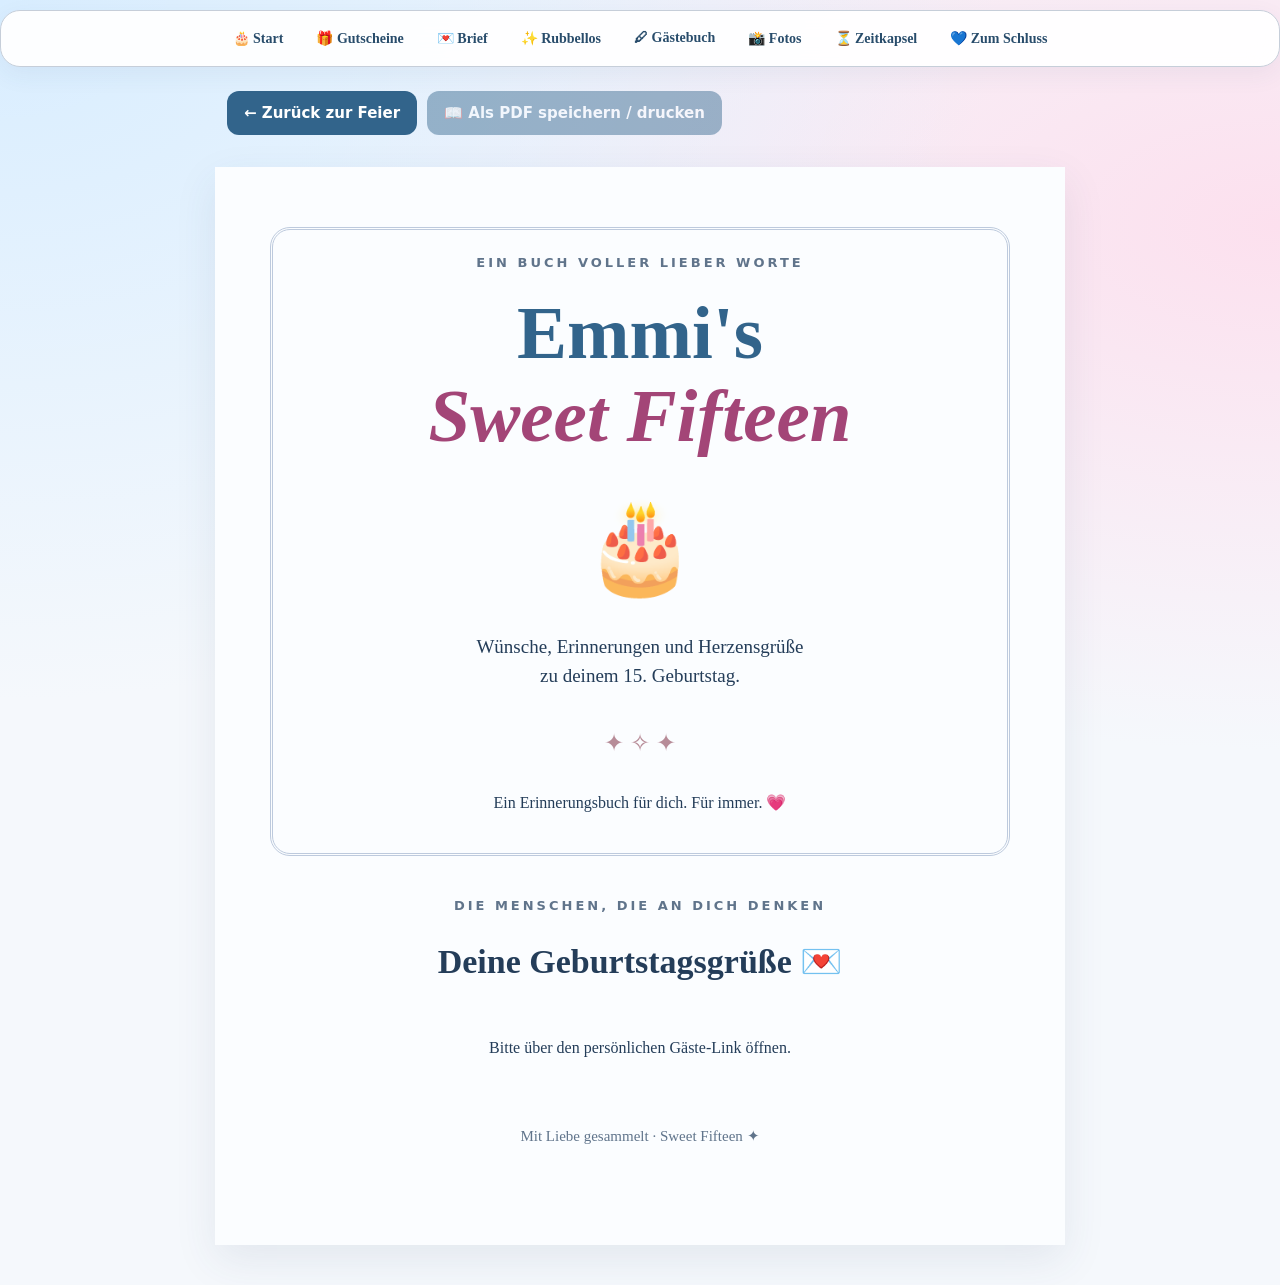
<file: erinnerungsbuch.html>
<!doctype html><html lang="de"><head><meta charset="utf-8"><meta name="viewport" content="width=device-width,initial-scale=1"><title>Emmis Erinnerungsbuch – Sweet Fifteen</title><style>:root{color-scheme:light}*{box-sizing:border-box}body{margin:0;background:#f8e9ed;color:#51334a;font-family:Georgia,serif}.toolbar{max-width:850px;margin:20px auto;padding:12px;display:flex;gap:10px;flex-wrap:wrap}.toolbar button,.toolbar a{border:0;border-radius:12px;background:#70415e;color:white;text-decoration:none;padding:13px 17px;font:700 15px system-ui;cursor:pointer}.paper{max-width:850px;margin:0 auto 40px;background:#fffdf8;padding:60px 55px;box-shadow:0 15px 40px #74495b35;min-height:100vh}.cover{text-align:center;min-height:430px;display:flex;flex-direction:column;align-items:center;justify-content:center;border:3px double #dfb7c6;border-radius:20px;margin-bottom:42px;padding:25px}.eyebrow{font:700 13px system-ui;letter-spacing:3px;color:#aa6b8d}.cover h1{font-size:clamp(43px,8vw,75px);line-height:1.1;margin:22px 0;color:#8b4f74}.cover h1 em{color:#c987a3}.cake{font-size:90px;margin:15px}.subtitle{font-size:19px;line-height:1.5}.divider{text-align:center;color:#b78c98;font-size:24px;margin:20px 0}.entry{padding:23px 15px;border-bottom:1px solid #ebd6df;break-inside:avoid}.entry h2{font-size:23px;color:#8b4f74;margin:0 0 9px}.entry p{white-space:pre-wrap;overflow-wrap:anywhere;font-size:18px;line-height:1.65;margin:0 0 12px}.entry small{font:12px system-ui;color:#a47e90}.empty{text-align:center;padding:30px}.footer{text-align:center;font-size:15px;color:#996e86;margin:40px 0}@media(max-width:600px){.paper{padding:25px 18px}.cover{min-height:370px}}@media print{@page{size:A4;margin:15mm}body{background:white}.toolbar{display:none}.paper{box-shadow:none;margin:0;padding:0;max-width:none}.cover{height:235mm;break-after:page;margin:0}.entry{break-inside:avoid}.footer{break-inside:avoid}}</style><style>
:root{--ink:#243d59;--rose:#da75a7;--cream:#fbfdff;--gold:#9daec0;--blue:#32648b;--silver:#c6ced9}
body{color:var(--ink);background:radial-gradient(ellipse at 0 0,#d8edff,transparent 55%),radial-gradient(ellipse at 100% 25%,#fce0ee,transparent 55%),#f5f8fc;background-attachment:fixed}
.wrap{max-width:1020px;padding:20px 22px 60px}
nav.site-nav{position:sticky;top:10px;z-index:20;display:flex;justify-content:center;gap:5px;flex-wrap:wrap;margin:0 0 22px!important;padding:8px;background:#ffffffed;backdrop-filter:blur(14px);border:1px solid #c6ced9;border-radius:20px;box-shadow:0 8px 25px #304c6810}
nav.site-nav a{padding:11px 14px!important;background:transparent!important;color:#284c6b!important;border-radius:12px;text-decoration:none;font-size:14px;font-weight:700}
nav.site-nav a:hover,nav.site-nav a.active{background:#e5f0fc!important}
.hero.birthday-hero{min-height:710px;margin:0 0 35px;border:1px solid #c4cfdd;border-radius:32px;background:radial-gradient(circle at 80% 10%,#f7cde3,transparent 43%),radial-gradient(circle at 10% 80%,#b2d7f5,transparent 45%),linear-gradient(145deg,#edf7ff,#f9f2fa);color:#243d59;box-shadow:0 20px 60px #304c6815}
.birthday-title{color:#264e70;text-shadow:none;font-size:clamp(48px,9vw,90px)}.birthday-title em{color:#a34577}
.hero .eyebrow,.hero .hint{color:#566b85}.hero .detail{color:#52677b}.hero:before,.hero:after,.sparkle{color:#8b9db4}
.hero .cta{background:#32648b;color:white;box-shadow:0 6px 0 #214563}
.cake-plate{background:linear-gradient(90deg,#9aa9bb,#f5f7fa,#a3b0c2);box-shadow:0 8px #8595ab}.cake-layer{border-bottom-color:#a56e94}.candles i{background:repeating-linear-gradient(135deg,#fff 0 7px,#80b9e7 7px 13px)}
.discover{display:grid;grid-template-columns:repeat(4,1fr);gap:12px;margin:0 0 55px}.discover a{display:flex;flex-direction:column;gap:10px;padding:23px 14px;background:#ffffffdd;border:1px solid #c8d3e0;border-radius:20px;color:#264e70;text-decoration:none;text-align:center;font-weight:750;transition:transform .2s}.discover a:hover{transform:translateY(-4px)}.discover span{font-size:30px}.discover small{font-weight:400;font-size:13px;color:#60748b}
#gutscheinbuch{padding-top:18px;scroll-margin-top:100px;color:#385d7c}
.book,.dots,.buttons,.tip,.top{max-width:570px;margin-left:auto;margin-right:auto}.book{border:1px solid #b8cadd;box-shadow:0 18px 45px #304c6818;background:#fbfdff}.book:before{border-color:#b8cadd}.art{background:linear-gradient(145deg,#dceefe,#fbe1ef)}.number,.from,.small,.tip,.dots,.top,.intro-label{color:#5a718a}.pill{border-color:#b8c7d8}.buttons button{color:#284c6b;border:1px solid #c6ced9}.buttons button.primary{background:#32648b;color:#fff}
.scratch-section,.private-letter,#gaestebuch{max-width:760px;margin:55px auto!important;padding:35px 25px!important;background:linear-gradient(145deg,#fff,#edf5ff)!important;border:1px solid #bccbdc!important;border-radius:26px!important;box-shadow:0 15px 45px #304c6810;scroll-margin-top:100px}
.private-letter{background:linear-gradient(145deg,#fff,#fcebf4)!important}.scratch-ticket{border-color:#b8c5d7;background:linear-gradient(140deg,#e1f2ff,#ffe4f1)}.scratch-reveal strong{color:#873e69}.scratch-hint{color:#5b6d83}
button:not(#prev):not(#copy):not(#share),#memorybook-link{background-color:#32648b!important;color:white!important}button:disabled{opacity:.45;cursor:default}input,textarea{font:inherit;border-color:#b8c9dc!important;color:#243d59}a:focus-visible,button:focus-visible,input:focus-visible,textarea:focus-visible{outline:3px solid #d578a9;outline-offset:4px}.letter-paper{background:#fffdfd}
.page-footer{text-align:center;margin:55px auto 0;color:#637a91;font-size:14px}
main:not(.book){background:#fbfdff;border-color:#bccbdc;box-shadow:0 15px 40px #304c6818}.note{background:#e8f1fb;color:#425f7a}.button{background:#32648b}.paper{background:#fff;box-shadow:0 15px 40px #304c6818}.cover{border-color:#bdcadd}.cover h1,.entry h2{color:#32648b}.cover h1 em{color:#a34577}.entry{border-color:#d0dbe6}.eyebrow,.entry small,.footer{color:#60748b}.toolbar button,.toolbar a{background:#32648b}
@media(max-width:600px){.wrap{padding:12px 14px 40px}.hero.birthday-hero{min-height:650px;padding:42px 16px}.discover{grid-template-columns:repeat(2,1fr);gap:10px;margin-bottom:36px}.discover a{padding:20px 10px}nav.site-nav{top:5px}nav.site-nav a{font-size:12px;padding:9px 10px!important}.scratch-section,.private-letter,#gaestebuch{padding:26px 16px!important}.scratch-ticket{height:210px}.paper{padding:25px 18px}}
@media(prefers-reduced-motion:reduce){*,*:before,*:after{animation:none!important;scroll-behavior:auto!important}}
@media print{body{background:#fff}.site-nav,.page-footer{display:none}.paper{box-shadow:none}.cover{border-color:#bccbdc}}
</style></head><body><nav class="site-nav" aria-label="Hauptnavigation"><a href="index.html?site=seiten-15">🎂 Start</a><a href="gutscheine.html?site=seiten-15">🎁 Gutscheine</a><a href="brief.html?site=seiten-15">💌 Brief</a><a href="rubbellos.html?site=seiten-15">✨ Rubbellos</a><a href="gaestebuch.html?site=seiten-15">🖊 Gästebuch</a><a href="fotos.html?site=seiten-15">📸 Fotos</a><a href="zeitkapsel.html?site=seiten-15">⏳ Zeitkapsel</a><a href="zum-schluss.html">💙 Zum Schluss</a></nav><div class="toolbar"><a id="back" href="index.html?site=seiten-15">← Zurück zur Feier</a><button id="print" disabled>📖 Als PDF speichern / drucken</button></div><main class="paper"><div class="cover"><div class="eyebrow">EIN BUCH VOLLER LIEBER WORTE</div><h1>Emmi's<br><em>Sweet Fifteen</em></h1><div class="cake">🎂</div><p class="subtitle">Wünsche, Erinnerungen und Herzensgrüße<br>zu deinem 15. Geburtstag.</p><div class="divider">✦ ✧ ✦</div><p>Ein Erinnerungsbuch für dich. Für immer. 💗</p></div><section><div class="eyebrow" style="text-align:center">DIE MENSCHEN, DIE AN DICH DENKEN</div><h2 style="text-align:center;font-size:34px">Deine Geburtstagsgrüße 💌</h2><div id="entries" class="empty">Deine Erinnerungen werden geladen …</div></section><div class="footer">Mit Liebe gesammelt · Sweet Fifteen ✦</div></main><script>const token=new URLSearchParams(location.search).get('guest')||sessionStorage.getItem('emmi_guest');if(token){sessionStorage.setItem('emmi_guest',token);document.getElementById('back').href='index.html?guest='+encodeURIComponent(token)}const box=document.getElementById('entries');async function load(){if(!token){box.textContent='Bitte über den persönlichen Gäste-Link öffnen.';return}try{const r=await fetch('https://braywvlvutkofkiycmpl.supabase.co/functions/v1/emmi-guestbook?action=list',{method:'POST',headers:{'content-type':'application/json','x-guest-token':token},body:'{}'});const d=await r.json();if(!r.ok)throw Error(d.error||'Laden fehlgeschlagen');box.className='';box.replaceChildren();if(!d.entries.length){box.textContent='Noch keine Einträge – das Buch wartet auf die ersten Glückwünsche.'}for(const e of d.entries){const el=document.createElement('article');el.className='entry';const h=document.createElement('h2');h.textContent=e.name;const p=document.createElement('p');p.textContent=e.message;const date=document.createElement('small');date.textContent=new Date(e.created_at).toLocaleDateString('de-DE');el.append(h,p,date);box.append(el)}document.getElementById('print').disabled=false}catch(e){box.textContent='Das Gästebuch konnte nicht geladen werden: '+e.message}}document.getElementById('print').onclick=()=>window.print();load();</script><script>document.addEventListener('DOMContentLoaded',()=>{const t=new URLSearchParams(location.search).get('guest')||sessionStorage.getItem('emmi_guest');if(t){document.querySelectorAll('a[href]').forEach(a=>{const u=new URL(a.getAttribute('href'),location.href);if(u.origin===location.origin&&/\.html$/.test(u.pathname)){u.searchParams.set('guest',t);a.href=u.href}})}});</script><script>document.querySelectorAll('a[href]').forEach(a=>{const u=new URL(a.href,location.href);if(u.origin===location.origin&&u.pathname.endsWith('.html')){u.searchParams.set('site','seiten-15');a.href=u.href}});</script><script>(()=>{const t=new URLSearchParams(location.search).get('guest')||sessionStorage.getItem('emmi_guest');if(t)sessionStorage.setItem('emmi_guest',t);document.querySelectorAll('a[href]').forEach(a=>{const u=new URL(a.href,location.href);if(u.origin===location.origin&&u.pathname.endsWith('.html')){if(t)u.searchParams.set('guest',t);u.searchParams.set('site','geburtstag-17');a.href=u.href;if(u.pathname===location.pathname){a.setAttribute('aria-current','page');a.classList.add('active')}}});})()</script></body></html>
</file>
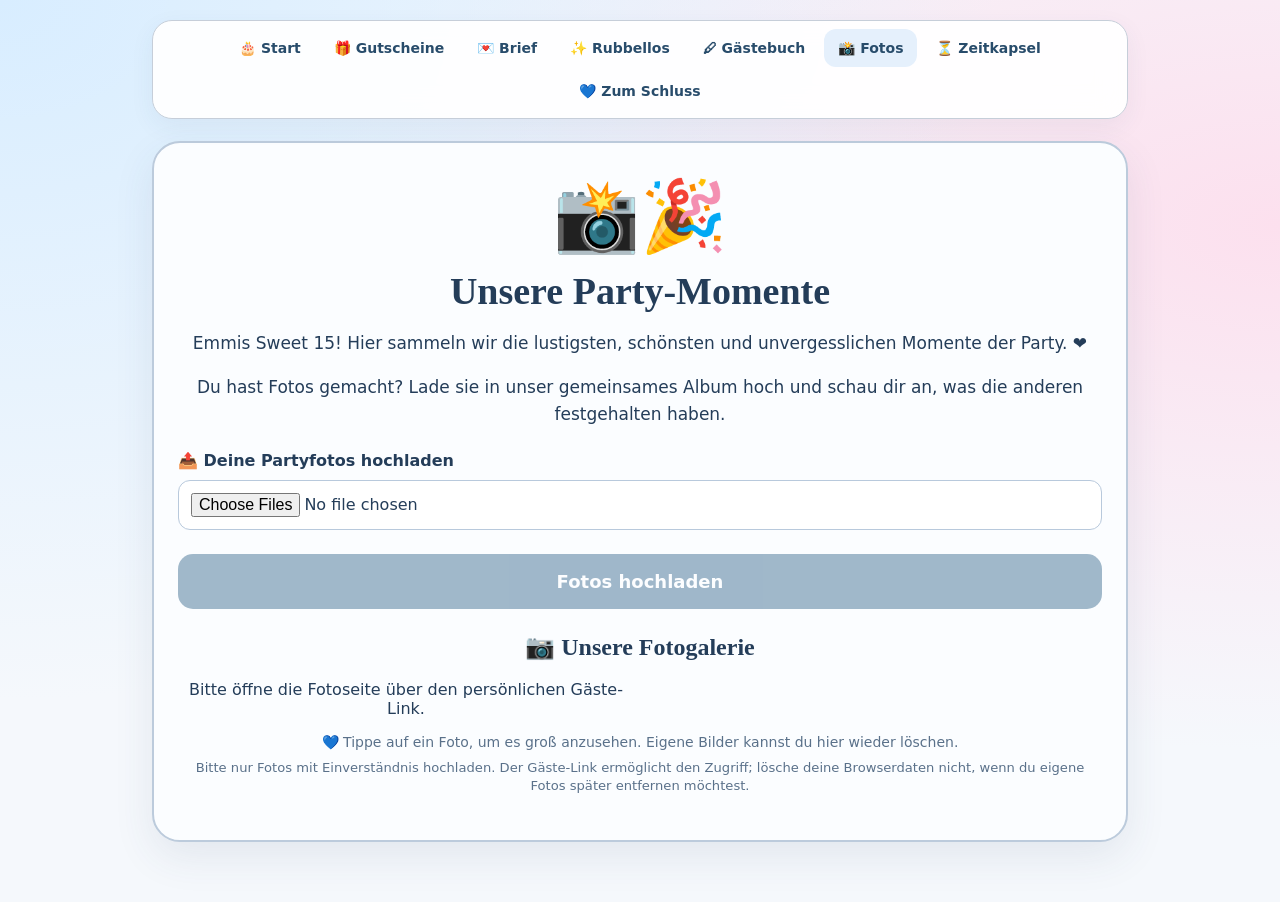
<file: fotos.html>
<!doctype html><html lang="de"><head><meta charset="utf-8"><meta name="viewport" content="width=device-width,initial-scale=1"><title>Partyfotos – Emmis Sweet 15</title><style>*{box-sizing:border-box}body{margin:0;min-height:100dvh;background:radial-gradient(circle at 15% 0%,#ffe0e6,transparent 45%),linear-gradient(160deg,#f5d8cb,#fff7e9);color:#51372f;font-family:system-ui,-apple-system,'Segoe UI',sans-serif}.wrap{max-width:650px;margin:auto;padding:20px 16px 45px}nav{display:flex;gap:10px;justify-content:center;margin-bottom:26px}nav a{padding:12px 16px;background:#fff;color:#86545b;border-radius:12px;text-decoration:none;font-weight:700}nav a.active{background:#86545b;color:white}main{background:#fff9f1;border:2px solid #e5b6ad;border-radius:28px;padding:32px 24px;text-align:center;box-shadow:0 15px 40px #704b4933}.emoji{font-size:70px}h1{font: bold 38px Georgia,serif;margin:12px 0}p{font-size:17px;line-height:1.6}.button{display:block;background:#86545b;color:#fff;border-radius:15px;padding:17px;margin:24px 0;text-decoration:none;font-weight:800;font-size:18px}.small{font-size:14px;color:#805d5a}.note{background:#f7e5e1;border-radius:16px;padding:15px;margin-top:24px;text-align:left;font-size:14px;line-height:1.5}</style><style>
:root{--ink:#243d59;--rose:#da75a7;--cream:#fbfdff;--gold:#9daec0;--blue:#32648b;--silver:#c6ced9}
body{color:var(--ink);background:radial-gradient(ellipse at 0 0,#d8edff,transparent 55%),radial-gradient(ellipse at 100% 25%,#fce0ee,transparent 55%),#f5f8fc;background-attachment:fixed}
.wrap{max-width:1020px;padding:20px 22px 60px}
nav.site-nav{position:sticky;top:10px;z-index:20;display:flex;justify-content:center;gap:5px;flex-wrap:wrap;margin:0 0 22px!important;padding:8px;background:#ffffffed;backdrop-filter:blur(14px);border:1px solid #c6ced9;border-radius:20px;box-shadow:0 8px 25px #304c6810}
nav.site-nav a{padding:11px 14px!important;background:transparent!important;color:#284c6b!important;border-radius:12px;text-decoration:none;font-size:14px;font-weight:700}
nav.site-nav a:hover,nav.site-nav a.active{background:#e5f0fc!important}
.hero.birthday-hero{min-height:710px;margin:0 0 35px;border:1px solid #c4cfdd;border-radius:32px;background:radial-gradient(circle at 80% 10%,#f7cde3,transparent 43%),radial-gradient(circle at 10% 80%,#b2d7f5,transparent 45%),linear-gradient(145deg,#edf7ff,#f9f2fa);color:#243d59;box-shadow:0 20px 60px #304c6815}
.birthday-title{color:#264e70;text-shadow:none;font-size:clamp(48px,9vw,90px)}.birthday-title em{color:#a34577}
.hero .eyebrow,.hero .hint{color:#566b85}.hero .detail{color:#52677b}.hero:before,.hero:after,.sparkle{color:#8b9db4}
.hero .cta{background:#32648b;color:white;box-shadow:0 6px 0 #214563}
.cake-plate{background:linear-gradient(90deg,#9aa9bb,#f5f7fa,#a3b0c2);box-shadow:0 8px #8595ab}.cake-layer{border-bottom-color:#a56e94}.candles i{background:repeating-linear-gradient(135deg,#fff 0 7px,#80b9e7 7px 13px)}
.discover{display:grid;grid-template-columns:repeat(4,1fr);gap:12px;margin:0 0 55px}.discover a{display:flex;flex-direction:column;gap:10px;padding:23px 14px;background:#ffffffdd;border:1px solid #c8d3e0;border-radius:20px;color:#264e70;text-decoration:none;text-align:center;font-weight:750;transition:transform .2s}.discover a:hover{transform:translateY(-4px)}.discover span{font-size:30px}.discover small{font-weight:400;font-size:13px;color:#60748b}
#gutscheinbuch{padding-top:18px;scroll-margin-top:100px;color:#385d7c}
.book,.dots,.buttons,.tip,.top{max-width:570px;margin-left:auto;margin-right:auto}.book{border:1px solid #b8cadd;box-shadow:0 18px 45px #304c6818;background:#fbfdff}.book:before{border-color:#b8cadd}.art{background:linear-gradient(145deg,#dceefe,#fbe1ef)}.number,.from,.small,.tip,.dots,.top,.intro-label{color:#5a718a}.pill{border-color:#b8c7d8}.buttons button{color:#284c6b;border:1px solid #c6ced9}.buttons button.primary{background:#32648b;color:#fff}
.scratch-section,.private-letter,#gaestebuch{max-width:760px;margin:55px auto!important;padding:35px 25px!important;background:linear-gradient(145deg,#fff,#edf5ff)!important;border:1px solid #bccbdc!important;border-radius:26px!important;box-shadow:0 15px 45px #304c6810;scroll-margin-top:100px}
.private-letter{background:linear-gradient(145deg,#fff,#fcebf4)!important}.scratch-ticket{border-color:#b8c5d7;background:linear-gradient(140deg,#e1f2ff,#ffe4f1)}.scratch-reveal strong{color:#873e69}.scratch-hint{color:#5b6d83}
button:not(#prev):not(#copy):not(#share),#memorybook-link{background-color:#32648b!important;color:white!important}button:disabled{opacity:.45;cursor:default}input,textarea{font:inherit;border-color:#b8c9dc!important;color:#243d59}a:focus-visible,button:focus-visible,input:focus-visible,textarea:focus-visible{outline:3px solid #d578a9;outline-offset:4px}.letter-paper{background:#fffdfd}
.page-footer{text-align:center;margin:55px auto 0;color:#637a91;font-size:14px}
main:not(.book){background:#fbfdff;border-color:#bccbdc;box-shadow:0 15px 40px #304c6818}.note{background:#e8f1fb;color:#425f7a}.button{background:#32648b}.paper{background:#fff;box-shadow:0 15px 40px #304c6818}.cover{border-color:#bdcadd}.cover h1,.entry h2{color:#32648b}.cover h1 em{color:#a34577}.entry{border-color:#d0dbe6}.eyebrow,.entry small,.footer{color:#60748b}.toolbar button,.toolbar a{background:#32648b}
@media(max-width:600px){.wrap{padding:12px 14px 40px}.hero.birthday-hero{min-height:650px;padding:42px 16px}.discover{grid-template-columns:repeat(2,1fr);gap:10px;margin-bottom:36px}.discover a{padding:20px 10px}nav.site-nav{top:5px}nav.site-nav a{font-size:12px;padding:9px 10px!important}.scratch-section,.private-letter,#gaestebuch{padding:26px 16px!important}.scratch-ticket{height:210px}.paper{padding:25px 18px}}
@media(prefers-reduced-motion:reduce){*,*:before,*:after{animation:none!important;scroll-behavior:auto!important}}
@media print{body{background:#fff}.site-nav,.page-footer{display:none}.paper{box-shadow:none}.cover{border-color:#bccbdc}}
</style></head><body><div class="wrap"><nav class="site-nav" aria-label="Hauptnavigation"><a href="index.html?site=seiten-15">🎂 Start</a><a href="gutscheine.html?site=seiten-15">🎁 Gutscheine</a><a href="brief.html?site=seiten-15">💌 Brief</a><a href="rubbellos.html?site=seiten-15">✨ Rubbellos</a><a href="gaestebuch.html?site=seiten-15">🖊 Gästebuch</a><a href="fotos.html?site=seiten-15">📸 Fotos</a><a href="zeitkapsel.html?site=seiten-15">⏳ Zeitkapsel</a><a href="zum-schluss.html">💙 Zum Schluss</a></nav><main><div class="emoji">📸🎉</div><h1>Unsere Party-Momente</h1><p>Emmis Sweet 15! Hier sammeln wir die lustigsten, schönsten und unvergesslichen Momente der Party. ❤️</p><p>Du hast Fotos gemacht? Lade sie in unser gemeinsames Album hoch und schau dir an, was die anderen festgehalten haben.</p><div style="text-align:left;margin:22px 0"><label for="files" style="font-weight:700;display:block;margin-bottom:10px">📤 Deine Partyfotos hochladen</label><input id="files" type="file" accept="image/jpeg,image/png,image/webp" multiple style="width:100%;padding:12px;border:1px solid #e5b6ad;border-radius:12px;background:white"><button id="upload" class="button" style="border:0;width:100%;cursor:pointer;font-family:inherit">Fotos hochladen</button><p id="status" role="status" class="small"></p></div><h2 style="font-family:Georgia,serif">📷 Unsere Fotogalerie</h2><div id="gallery" style="display:grid;grid-template-columns:repeat(2,minmax(0,1fr));gap:12px;margin-top:14px;align-items:start"><p class="small">Fotos werden geladen …</p></div><p class="small" style="margin:14px 0 6px;line-height:1.45">💙 Tippe auf ein Foto, um es groß anzusehen. Eigene Bilder kannst du hier wieder löschen.</p><p class="small" style="margin:0 0 12px;font-size:.82rem;line-height:1.4">Bitte nur Fotos mit Einverständnis hochladen. Der Gäste-Link ermöglicht den Zugriff; lösche deine Browserdaten nicht, wenn du eigene Fotos später entfernen möchtest.</p></main></div><script>
const endpoint='https://braywvlvutkofkiycmpl.supabase.co/functions/v1/emmi-gallery';
const token=new URLSearchParams(location.search).get('guest')||sessionStorage.getItem('emmi_guest');
const gallery=document.getElementById('gallery'),status=document.getElementById('status');
if(token)sessionStorage.setItem('emmi_guest',token);
async function call(action,file,proof){const r=await fetch(endpoint+'?action='+action,{method:'POST',headers:{'x-guest-token':token||'','content-type':file?.type||'application/json',...(proof?{'x-delete-proof':proof}:{})},body:file||'{}'});const j=await r.json();if(!r.ok)throw Error(j.error||'Fehler');return j}
const ownKey='emmi_own_photos_v1';function owned(){try{return JSON.parse(localStorage.getItem(ownKey)||'{}')}catch{return {}}}function saveOwned(v){localStorage.setItem(ownKey,JSON.stringify(v))}async function hashSecret(s){const b=await crypto.subtle.digest('SHA-256',new TextEncoder().encode(s));return Array.from(new Uint8Array(b)).map(x=>x.toString(16).padStart(2,'0')).join('')}
async function refresh(){gallery.replaceChildren();if(!token){gallery.textContent='Bitte öffne die Fotoseite über den persönlichen Gäste-Link.';document.getElementById('upload').disabled=true;return}try{const {images}=await call('list');if(!images.length){gallery.textContent='Noch keine Fotos – lade das erste hoch! 📸';return}for(const f of images){const a=document.createElement('a');a.href=f.url;a.target='_blank';a.rel='noopener noreferrer';const img=document.createElement('img');img.src=f.url;img.alt='Partyfoto';img.loading='lazy';img.style='display:block;width:100%;aspect-ratio:1/1;object-fit:cover;border-radius:14px;box-shadow:0 3px 12px rgba(20,48,70,.10)';a.append(img);const secret=owned()[f.id];if(secret){const tile=document.createElement('div');tile.append(a);const del=document.createElement('button');del.type='button';del.textContent='🗑️ Mein Foto löschen';del.style='margin-top:7px;padding:9px 6px;border:0;border-radius:10px;background:#32648b;color:white;cursor:pointer;width:100%;font-size:.9rem;line-height:1.3';del.onclick=async()=>{if(!confirm('Dieses Foto wirklich dauerhaft löschen?'))return;del.disabled=true;try{await call('delete',JSON.stringify({id:f.id,secret}));const all=owned();delete all[f.id];saveOwned(all);await refresh()}catch(e){alert(e.message);del.disabled=false}};tile.append(del);gallery.append(tile)}else gallery.append(a)}}catch(e){gallery.textContent=e.message}}
document.getElementById('upload').onclick=async()=>{const files=[...document.getElementById('files').files];if(!files.length){status.textContent='Bitte wähle Fotos aus.';return}const btn=document.getElementById('upload');btn.disabled=true;let ok=0;for(const file of files){if(file.size>8000000||!['image/jpeg','image/png','image/webp'].includes(file.type)){status.textContent='Nur JPG, PNG und WebP bis 8 MB.';continue}try{const secret=Array.from(crypto.getRandomValues(new Uint8Array(32))).map(x=>x.toString(16).padStart(2,'0')).join('');const result=await call('upload',file,await hashSecret(secret));const all=owned();all[result.id]=secret;saveOwned(all);ok++;status.textContent=ok+' Foto(s) hochgeladen.'}catch(e){status.textContent=e.message}}btn.disabled=false;document.getElementById('files').value='';await refresh()};refresh();
</script><script>document.addEventListener('DOMContentLoaded',()=>{const t=new URLSearchParams(location.search).get('guest')||sessionStorage.getItem('emmi_guest');if(t){document.querySelectorAll('a[href]').forEach(a=>{const u=new URL(a.getAttribute('href'),location.href);if(u.origin===location.origin&&/\.html$/.test(u.pathname)){u.searchParams.set('guest',t);a.href=u.href}})}});</script><script>document.querySelectorAll('a[href]').forEach(a=>{const u=new URL(a.href,location.href);if(u.origin===location.origin&&u.pathname.endsWith('.html')){u.searchParams.set('site','seiten-15');a.href=u.href}});</script><script>(()=>{const t=new URLSearchParams(location.search).get('guest')||sessionStorage.getItem('emmi_guest');if(t)sessionStorage.setItem('emmi_guest',t);document.querySelectorAll('a[href]').forEach(a=>{const u=new URL(a.href,location.href);if(u.origin===location.origin&&u.pathname.endsWith('.html')){if(t)u.searchParams.set('guest',t);u.searchParams.set('site','geburtstag-17');a.href=u.href;if(u.pathname===location.pathname){a.setAttribute('aria-current','page');a.classList.add('active')}}});})()</script></body></html>
</file>
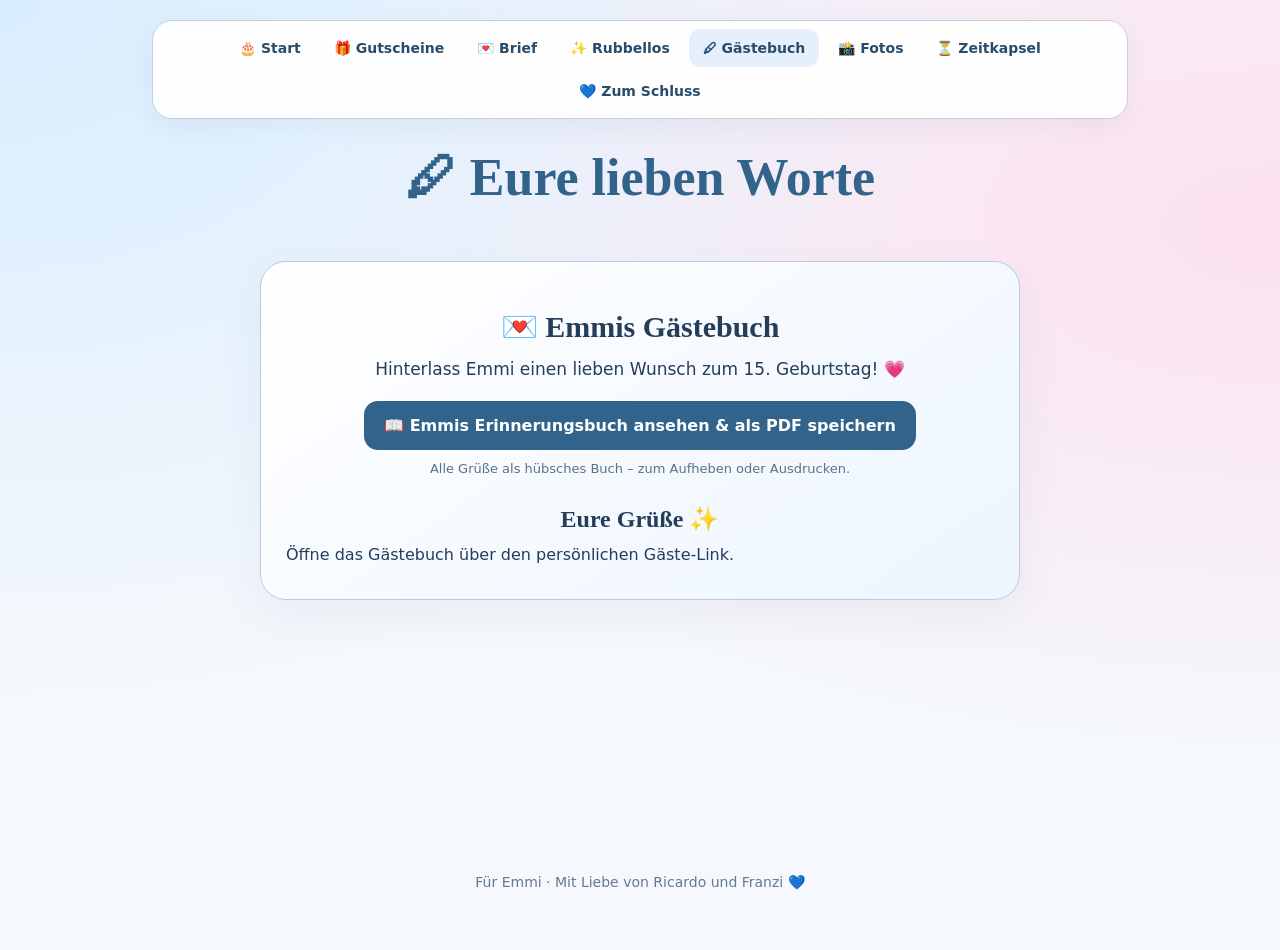
<file: gaestebuch.html>
<!doctype html><html lang="de"><head><meta charset="utf-8"><meta name="viewport" content="width=device-width,initial-scale=1"><title>Gästebuch · Emmi's Sweet Fifteen</title><style>
:root{--ink:#51372f;--rose:#d78e99;--cream:#fff9f1;--gold:#c59a5e}*{box-sizing:border-box}body{margin:0;font-family:system-ui,-apple-system,'Segoe UI',sans-serif;color:var(--ink);background:radial-gradient(circle at 20% 0%,#ffe0e6,transparent 45%),linear-gradient(160deg,#f5d8cb,#fff7e9);min-height:100dvh}.wrap{max-width:560px;margin:auto;padding:18px 16px 36px}.top{text-align:center;font-size:13px;letter-spacing:2px;font-weight:700;color:#986c69;margin:8px 0 12px}.book{background:var(--cream);border:2px solid #e5b6ad;border-radius:26px;box-shadow:0 15px 40px #704b4933;min-height:550px;overflow:hidden;position:relative}.book:before{content:'';position:absolute;left:12px;top:22px;bottom:22px;border-left:3px dotted #d8a5a0;z-index:1}.page{padding:36px 28px 25px 38px;display:flex;flex-direction:column;align-items:center;text-align:center;min-height:550px}.number{font-size:12px;letter-spacing:2px;font-weight:800;color:#b4747c}.art{width:205px;height:205px;margin:18px auto 8px;border-radius:50%;background:linear-gradient(145deg,#f9e0df,#f9eed9);display:grid;place-items:center;position:relative;box-shadow:inset 0 0 0 8px #ffffff99}.art span{font-size:100px;filter:drop-shadow(0 7px 2px #886b6b20)}.art:after{content:'✦  ✧  ✦';position:absolute;bottom:18px;font-size:20px;color:var(--gold)}h1{font-family:Georgia,serif;font-size:35px;line-height:1.1;margin:13px 0}h2{font-family:Georgia,serif;font-size:30px;margin:12px 0}p{line-height:1.55;font-size:17px;margin:9px 0}.pill{border:1px solid #d9b3a2;border-radius:999px;padding:8px 15px;font-size:12px;letter-spacing:1px;font-weight:700;margin-top:auto}.from{font-size:13px;margin-top:20px;color:#a57b76}.buttons{display:flex;gap:9px;margin:15px 0;flex-wrap:wrap}button,a.action{appearance:none;border:0;border-radius:14px;padding:13px 14px;font-size:14px;font-weight:700;cursor:pointer;text-decoration:none;display:inline-flex;align-items:center;justify-content:center;flex:1;background:#fff;color:#684943;box-shadow:0 3px 12px #6a454020}button.primary{background:#86545b;color:#fff}.tip{text-align:center;font-size:13px;line-height:1.5;color:#7b5a58}.dots{text-align:center;font-size:13px;font-weight:700;color:#8c6562;margin:5px}.cover .art span{font-size:95px}.cover h1{font-size:46px}.cover .sub{font-size:18px}.small{font-size:13px;color:#96746e}#toast{position:fixed;bottom:20px;left:50%;transform:translateX(-50%);background:#533b36;color:white;border-radius:30px;padding:10px 18px;display:none;z-index:4;white-space:nowrap}@media(max-width:370px){.page{padding:30px 20px 20px 30px}.art{width:175px;height:175px}.art span{font-size:85px}h2{font-size:27px}}

html{scroll-behavior:smooth}.wrap{max-width:700px}.hero{position:relative;overflow:hidden;min-height:76svh;display:flex;flex-direction:column;justify-content:center;text-align:center;padding:65px 23px 55px;margin:10px 0 32px;border-radius:32px;color:#fff;background:radial-gradient(circle at 80% 15%,#f7a0c8 0,transparent 36%),radial-gradient(circle at 12% 80%,#9e61a4 0,transparent 40%),linear-gradient(140deg,#21142f,#66325f 52%,#ad5076);box-shadow:0 24px 55px #66325f55}.hero:before{content:'✦';position:absolute;left:7%;top:13%;font-size:55px;color:#ffe5a4;transform:rotate(-15deg)}.hero:after{content:'✧';position:absolute;right:7%;bottom:15%;font-size:72px;color:#ffd8f0}.hero .eyebrow{font-size:12px;font-weight:900;letter-spacing:4px;color:#ffe3ae}.hero .big{font-family:Georgia,serif;font-size:clamp(64px,13vw,108px);font-weight:900;line-height:.92;letter-spacing:-5px;margin:22px 0 10px;text-shadow:0 8px 0 #301c4244}.hero .big em{font-style:normal;color:#ffe4a5}.hero .statement{font-size:clamp(20px,5vw,29px);font-weight:800;line-height:1.3;margin:15px auto;max-width:540px}.hero .detail{font-size:16px;color:#ffeaf4;max-width:480px;margin:10px auto 25px}.hero .cta{display:inline-block;align-self:center;text-decoration:none;background:#ffe7a9;color:#3b2442;padding:18px 26px;border-radius:99px;font-size:17px;font-weight:900;box-shadow:0 9px 0 #2b193b77;transition:transform .2s}.hero .cta:hover{transform:translateY(-3px)}.hero .hint{margin-top:25px;font-size:12px;letter-spacing:2px;color:#f9d8eb}.intro-label{text-align:center;font-weight:900;letter-spacing:2px;font-size:12px;margin:0 0 16px;color:#8b5067}@media(prefers-reduced-motion:reduce){html{scroll-behavior:auto}}.birthday-hero{background:radial-gradient(circle at 80% 15%,#f6b9d4,transparent 35%),radial-gradient(circle at 15% 85%,#a976bd,transparent 40%),linear-gradient(150deg,#452449,#9b568d 60%,#d18eae);min-height:80svh}.birthday-title{font-family:Georgia,serif;font-size:clamp(44px,9vw,78px);line-height:1.06;margin:20px 0 0;letter-spacing:-2px;color:#fff;text-shadow:0 4px 18px #43233e55}.birthday-title em{font-weight:normal;color:#ffe9ac;font-style:italic}.cake-scene{height:285px;position:relative;width:min(100%,370px);margin:8px auto 0;display:grid;place-items:end center;filter:drop-shadow(0 18px 15px #321c3840)}.cake{position:relative;width:250px;height:235px;animation:cakeFloat 3.4s ease-in-out infinite}.cake-layer{position:absolute;left:20px;width:210px;border-radius:16px 16px 24px 24px;background:linear-gradient(90deg,#ed9fb9,#ffc9d7 42%,#ee8cae);border-bottom:12px solid #b8618d;box-shadow:inset -12px 0 #c9749d55}.cake-layer.lower{height:84px;bottom:20px}.cake-layer.upper{width:180px;left:35px;height:69px;bottom:95px;background:linear-gradient(90deg,#ffced8,#ffe2e8,#f2a8c1)}.cake-top{position:absolute;bottom:151px;left:35px;width:180px;height:30px;background:#fff4ed;border-radius:50%;z-index:2;box-shadow:0 6px #fbe1e4}.cake-plate{position:absolute;bottom:10px;left:0;width:250px;height:22px;border-radius:50%;background:#ffe6aa;box-shadow:0 8px #d5a66f}.candles{position:absolute;bottom:173px;left:68px;width:115px;display:flex;justify-content:space-between;z-index:3}.candles i{display:block;width:10px;height:42px;border-radius:3px;background:repeating-linear-gradient(135deg,#fff 0 7px,#b47bb6 7px 13px);position:relative}.candles i:before{content:'';position:absolute;bottom:45px;left:1px;width:9px;height:16px;background:#ffe07c;border-radius:80% 0 80% 80%;transform:rotate(-45deg);box-shadow:0 0 14px #ffdc79;animation:flame .8s ease-in-out infinite alternate}.candles i:nth-child(even):before{animation-delay:.35s}.sparkle{position:absolute;color:#ffe8a6;font-size:40px;animation:twinkle 2s ease-in-out infinite alternate}.s1{top:25px;left:12%}.s2{top:72px;right:9%;animation-delay:.5s}.s3{bottom:65px;left:5%;animation-delay:1s}@keyframes cakeFloat{50%{transform:translateY(-8px)}}@keyframes flame{to{transform:rotate(-32deg) scale(.85);opacity:.8}}@keyframes twinkle{to{transform:scale(1.35) rotate(20deg);opacity:.45}}@media(prefers-reduced-motion:reduce){.cake,.candles i:before,.sparkle{animation:none}}#confetti-layer{position:fixed;inset:0;pointer-events:none;z-index:999;overflow:hidden}.confetti-piece{position:absolute;top:-20px;width:9px;height:15px;opacity:0;animation:confetti-fall var(--dur) linear forwards;left:var(--x);background:var(--color);transform:rotate(var(--rot));border-radius:2px}@keyframes confetti-fall{0%{transform:translate3d(0,-30px,0) rotate(0);opacity:1}90%{opacity:1}100%{transform:translate3d(var(--drift),110vh,0) rotate(850deg);opacity:0}}.scratch-section{margin:34px 0;background:linear-gradient(145deg,#fff9ee,#ffe5ed);border:2px solid #dfb4c5;border-radius:27px;padding:24px;text-align:center;box-shadow:0 15px 32px #704b4920}.scratch-section h2{font-size:30px}.scratch-ticket{position:relative;width:min(100%,340px);height:185px;margin:20px auto;border:5px solid #f5d8a5;border-radius:18px;overflow:hidden;background:radial-gradient(circle,#fff4d7,#ffcddc);box-shadow:0 8px 20px #6c4b4a33}.scratch-reveal{position:absolute;inset:0;display:flex;align-items:center;justify-content:center;flex-direction:column;padding:17px}.scratch-reveal strong{font-family:Georgia,serif;font-size:24px;color:#80476b}.scratch-reveal span{font-size:15px;margin-top:8px;line-height:1.45}.scratch-ticket canvas{position:absolute;inset:0;width:100%;height:100%;touch-action:none;cursor:crosshair}.scratch-hint{font-size:13px;color:#896572}.scratch-section button{background:#86545b;color:white;flex:none}.private-letter{margin:32px 0;padding:28px 20px;text-align:center;border:2px solid #d9b5c6;border-radius:25px;background:linear-gradient(145deg,#fffaf3,#f9e4ed)}.envelope{font-size:85px;display:block;filter:drop-shadow(0 10px 9px #81536a33);transition:transform .5s}.private-letter.open .envelope{transform:translateY(-8px) rotate(-8deg)}.private-letter input{max-width:170px;width:100%;padding:12px;border:1px solid #bc91aa;border-radius:12px;text-align:center;font-size:24px;letter-spacing:9px;background:white}.private-letter button{background:#86545b;color:white;margin:12px}.letter-paper{background:#fffefa;padding:28px 20px;border-radius:14px;box-shadow:0 8px 20px #6c4b4a24;text-align:left;white-space:pre-wrap;line-height:1.75;font-family:Georgia,serif;margin-top:20px;animation:letter-rise .6s ease-out}@keyframes letter-rise{from{opacity:0;transform:translateY(25px)}to{opacity:1;transform:translateY(0)}}</style><style>
:root{--ink:#243d59;--rose:#da75a7;--cream:#fbfdff;--gold:#9daec0;--blue:#32648b;--silver:#c6ced9}
body{color:var(--ink);background:radial-gradient(ellipse at 0 0,#d8edff,transparent 55%),radial-gradient(ellipse at 100% 25%,#fce0ee,transparent 55%),#f5f8fc;background-attachment:fixed}
.wrap{max-width:1020px;padding:20px 22px 60px}
nav.site-nav{position:sticky;top:10px;z-index:20;display:flex;justify-content:center;gap:5px;flex-wrap:wrap;margin:0 0 22px!important;padding:8px;background:#ffffffed;backdrop-filter:blur(14px);border:1px solid #c6ced9;border-radius:20px;box-shadow:0 8px 25px #304c6810}
nav.site-nav a{padding:11px 14px!important;background:transparent!important;color:#284c6b!important;border-radius:12px;text-decoration:none;font-size:14px;font-weight:700}
nav.site-nav a:hover,nav.site-nav a.active{background:#e5f0fc!important}
.hero.birthday-hero{min-height:710px;margin:0 0 35px;border:1px solid #c4cfdd;border-radius:32px;background:radial-gradient(circle at 80% 10%,#f7cde3,transparent 43%),radial-gradient(circle at 10% 80%,#b2d7f5,transparent 45%),linear-gradient(145deg,#edf7ff,#f9f2fa);color:#243d59;box-shadow:0 20px 60px #304c6815}
.birthday-title{color:#264e70;text-shadow:none;font-size:clamp(48px,9vw,90px)}.birthday-title em{color:#a34577}
.hero .eyebrow,.hero .hint{color:#566b85}.hero .detail{color:#52677b}.hero:before,.hero:after,.sparkle{color:#8b9db4}
.hero .cta{background:#32648b;color:white;box-shadow:0 6px 0 #214563}
.cake-plate{background:linear-gradient(90deg,#9aa9bb,#f5f7fa,#a3b0c2);box-shadow:0 8px #8595ab}.cake-layer{border-bottom-color:#a56e94}.candles i{background:repeating-linear-gradient(135deg,#fff 0 7px,#80b9e7 7px 13px)}
.discover{display:grid;grid-template-columns:repeat(4,1fr);gap:12px;margin:0 0 55px}.discover a{display:flex;flex-direction:column;gap:10px;padding:23px 14px;background:#ffffffdd;border:1px solid #c8d3e0;border-radius:20px;color:#264e70;text-decoration:none;text-align:center;font-weight:750;transition:transform .2s}.discover a:hover{transform:translateY(-4px)}.discover span{font-size:30px}.discover small{font-weight:400;font-size:13px;color:#60748b}
#gutscheinbuch{padding-top:18px;scroll-margin-top:100px;color:#385d7c}
.book,.dots,.buttons,.tip,.top{max-width:570px;margin-left:auto;margin-right:auto}.book{border:1px solid #b8cadd;box-shadow:0 18px 45px #304c6818;background:#fbfdff}.book:before{border-color:#b8cadd}.art{background:linear-gradient(145deg,#dceefe,#fbe1ef)}.number,.from,.small,.tip,.dots,.top,.intro-label{color:#5a718a}.pill{border-color:#b8c7d8}.buttons button{color:#284c6b;border:1px solid #c6ced9}.buttons button.primary{background:#32648b;color:#fff}
.scratch-section,.private-letter,#gaestebuch{max-width:760px;margin:55px auto!important;padding:35px 25px!important;background:linear-gradient(145deg,#fff,#edf5ff)!important;border:1px solid #bccbdc!important;border-radius:26px!important;box-shadow:0 15px 45px #304c6810;scroll-margin-top:100px}
.private-letter{background:linear-gradient(145deg,#fff,#fcebf4)!important}.scratch-ticket{border-color:#b8c5d7;background:linear-gradient(140deg,#e1f2ff,#ffe4f1)}.scratch-reveal strong{color:#873e69}.scratch-hint{color:#5b6d83}
button:not(#prev):not(#copy):not(#share),#memorybook-link{background-color:#32648b!important;color:white!important}button:disabled{opacity:.45;cursor:default}input,textarea{font:inherit;border-color:#b8c9dc!important;color:#243d59}a:focus-visible,button:focus-visible,input:focus-visible,textarea:focus-visible{outline:3px solid #d578a9;outline-offset:4px}.letter-paper{background:#fffdfd}
.page-footer{text-align:center;margin:55px auto 0;color:#637a91;font-size:14px}
main:not(.book){background:#fbfdff;border-color:#bccbdc;box-shadow:0 15px 40px #304c6818}.note{background:#e8f1fb;color:#425f7a}.button{background:#32648b}.paper{background:#fff;box-shadow:0 15px 40px #304c6818}.cover{border-color:#bdcadd}.cover h1,.entry h2{color:#32648b}.cover h1 em{color:#a34577}.entry{border-color:#d0dbe6}.eyebrow,.entry small,.footer{color:#60748b}.toolbar button,.toolbar a{background:#32648b}
@media(max-width:600px){.wrap{padding:12px 14px 40px}.hero.birthday-hero{min-height:650px;padding:42px 16px}.discover{grid-template-columns:repeat(2,1fr);gap:10px;margin-bottom:36px}.discover a{padding:20px 10px}nav.site-nav{top:5px}nav.site-nav a{font-size:12px;padding:9px 10px!important}.scratch-section,.private-letter,#gaestebuch{padding:26px 16px!important}.scratch-ticket{height:210px}.paper{padding:25px 18px}}
@media(prefers-reduced-motion:reduce){*,*:before,*:after{animation:none!important;scroll-behavior:auto!important}}
@media print{body{background:#fff}.site-nav,.page-footer{display:none}.paper{box-shadow:none}.cover{border-color:#bccbdc}}
</style><style>.subpage-title{text-align:center;font-family:Georgia,serif;color:#32648b;font-size:clamp(32px,6vw,52px);margin:30px auto 10px}.subpage-desc{text-align:center;color:#5b7189;max-width:640px;margin:0 auto 35px}.subpage{min-height:75vh}.discover a{min-height:130px}.page-footer{margin-top:50px}#gutscheinbuch,#ricardos-brief,#rubbellos,#gaestebuch{scroll-margin-top:40px}</style></head><body><div class="wrap"><nav class="site-nav" aria-label="Hauptnavigation"><a href="index.html?site=seiten-15">🎂 Start</a><a href="gutscheine.html?site=seiten-15">🎁 Gutscheine</a><a href="brief.html?site=seiten-15">💌 Brief</a><a href="rubbellos.html?site=seiten-15">✨ Rubbellos</a><a href="gaestebuch.html?site=seiten-15">🖊 Gästebuch</a><a href="fotos.html?site=seiten-15">📸 Fotos</a><a href="zeitkapsel.html?site=seiten-15">⏳ Zeitkapsel</a><a href="zum-schluss.html">💙 Zum Schluss</a></nav><section class="subpage"><h1 class="subpage-title">🖊 Eure lieben Worte</h1><section id="gaestebuch" style="margin:35px 0;padding:25px;background:#fff8f3;border:2px solid #e5b6ad;border-radius:26px"><h2 style="text-align:center">💌 Emmis Gästebuch</h2><p style="text-align:center">Hinterlass Emmi einen lieben Wunsch zum 15. Geburtstag! 💗</p><form id="gbform"><input id="gbname" placeholder="Dein Name" maxlength="40" required style="width:100%;padding:13px;border-radius:12px;border:1px solid #d9b3a2;margin:8px 0"><textarea id="gbmsg" placeholder="Deine Nachricht an Emmi ..." maxlength="500" required style="width:100%;height:110px;padding:13px;border-radius:12px;border:1px solid #d9b3a2;margin:8px 0;font:inherit"></textarea><button type="submit" style="background:#86545b;color:white;width:100%">💌 Gruß hinterlassen</button><p id="gbstatus" role="status"></p></form><div style="text-align:center;margin:18px 0 26px"><a id="memorybook-link" href="erinnerungsbuch.html?site=seiten-15" style="display:inline-block;padding:15px 20px;background:#86545b;color:white;border-radius:14px;text-decoration:none;font-weight:800">📖 Emmis Erinnerungsbuch ansehen & als PDF speichern</a><p class="small">Alle Grüße als hübsches Buch – zum Aufheben oder Ausdrucken.</p></div><h2 style="font-size:24px;text-align:center">Eure Grüße ✨</h2><div id="gbentries">Einträge werden geladen …</div></section><script>(function(){const t=new URLSearchParams(location.search).get('guest')||sessionStorage.getItem('emmi_guest'),box=document.getElementById('gbentries'),form=document.getElementById('gbform'),status=document.getElementById('gbstatus');if(!t){box.textContent='Öffne das Gästebuch über den persönlichen Gäste-Link.';form.hidden=true;return}const storageKey='emmi_gb_delete_secrets';let secrets={};try{secrets=JSON.parse(localStorage.getItem(storageKey)||'{}')||{}}catch{}function saveSecrets(){localStorage.setItem(storageKey,JSON.stringify(secrets))}
async function digest(value){const bytes=await crypto.subtle.digest('SHA-256',new TextEncoder().encode(value));return [...new Uint8Array(bytes)].map(x=>x.toString(16).padStart(2,'0')).join('')}
async function call(action,body){const r=await fetch('https://braywvlvutkofkiycmpl.supabase.co/functions/v1/emmi-guestbook?action='+action,{method:'POST',headers:{'content-type':'application/json','x-guest-token':t},body:JSON.stringify(body||{})});const d=await r.json();if(!r.ok)throw Error(d.error||'Fehler');return d}
async function load(){try{const d=await call('list');box.replaceChildren();if(!d.entries.length){box.textContent='Noch keine Grüße – sei die Erste! 💗';return}for(const e of d.entries){const card=document.createElement('article');card.style='padding:15px;background:white;border-radius:14px;margin:12px 0';const name=document.createElement('strong');name.textContent=e.name;const msg=document.createElement('p');msg.textContent=e.message;msg.style.whiteSpace='pre-wrap';card.append(name,msg);if(secrets[e.id]){const del=document.createElement('button');del.type='button';del.textContent='Meinen Gruß löschen';del.style='display:block;margin-top:8px;padding:7px 12px;border:1px solid #b87b91;border-radius:9px;background:#fff;color:#7e344c;cursor:pointer';del.onclick=async()=>{if(!confirm('Deinen Gruß wirklich löschen?'))return;del.disabled=true;try{await call('delete',{id:e.id,secret:secrets[e.id]});delete secrets[e.id];saveSecrets();status.textContent='Dein Gruß wurde gelöscht.';await load()}catch(err){status.textContent=err.message;del.disabled=false}};card.append(del)}box.append(card)}}catch(e){box.textContent=e.message}}
form.onsubmit=async e=>{e.preventDefault();const btn=form.querySelector('button');btn.disabled=true;try{const secret=crypto.randomUUID()+crypto.randomUUID();const proof=await digest(secret);const result=await call('add',{name:document.getElementById('gbname').value,message:document.getElementById('gbmsg').value,proof});secrets[result.id]=secret;saveSecrets();form.reset();status.textContent='Danke! Dein Gruß ist gespeichert. 💗';await load()}catch(e){status.textContent=e.message}btn.disabled=false};load()})();</script></section><footer class="page-footer">Für Emmi · Mit Liebe von Ricardo und Franzi 💙</footer></div><script>(function(){const t=new URLSearchParams(location.search).get('guest')||sessionStorage.getItem('emmi_guest');if(t){sessionStorage.setItem('emmi_guest',t);document.querySelectorAll('a[href]').forEach(a=>{const h=a.getAttribute('href');if(!h||h.startsWith('#'))return;const u=new URL(h,location.href);if(u.origin===location.origin&&u.pathname.endsWith('.html')){u.searchParams.set('guest',t);a.href=u.href}})}})();</script><script>document.querySelectorAll('a[href]').forEach(a=>{const u=new URL(a.href,location.href);if(u.origin===location.origin&&u.pathname.endsWith('.html')){u.searchParams.set('site','seiten-15');a.href=u.href}});</script><script>(()=>{const t=new URLSearchParams(location.search).get('guest')||sessionStorage.getItem('emmi_guest');if(t)sessionStorage.setItem('emmi_guest',t);document.querySelectorAll('a[href]').forEach(a=>{const u=new URL(a.href,location.href);if(u.origin===location.origin&&u.pathname.endsWith('.html')){if(t)u.searchParams.set('guest',t);u.searchParams.set('site','geburtstag-17');a.href=u.href;if(u.pathname===location.pathname){a.setAttribute('aria-current','page');a.classList.add('active')}}});})()</script></body></html>
</file>
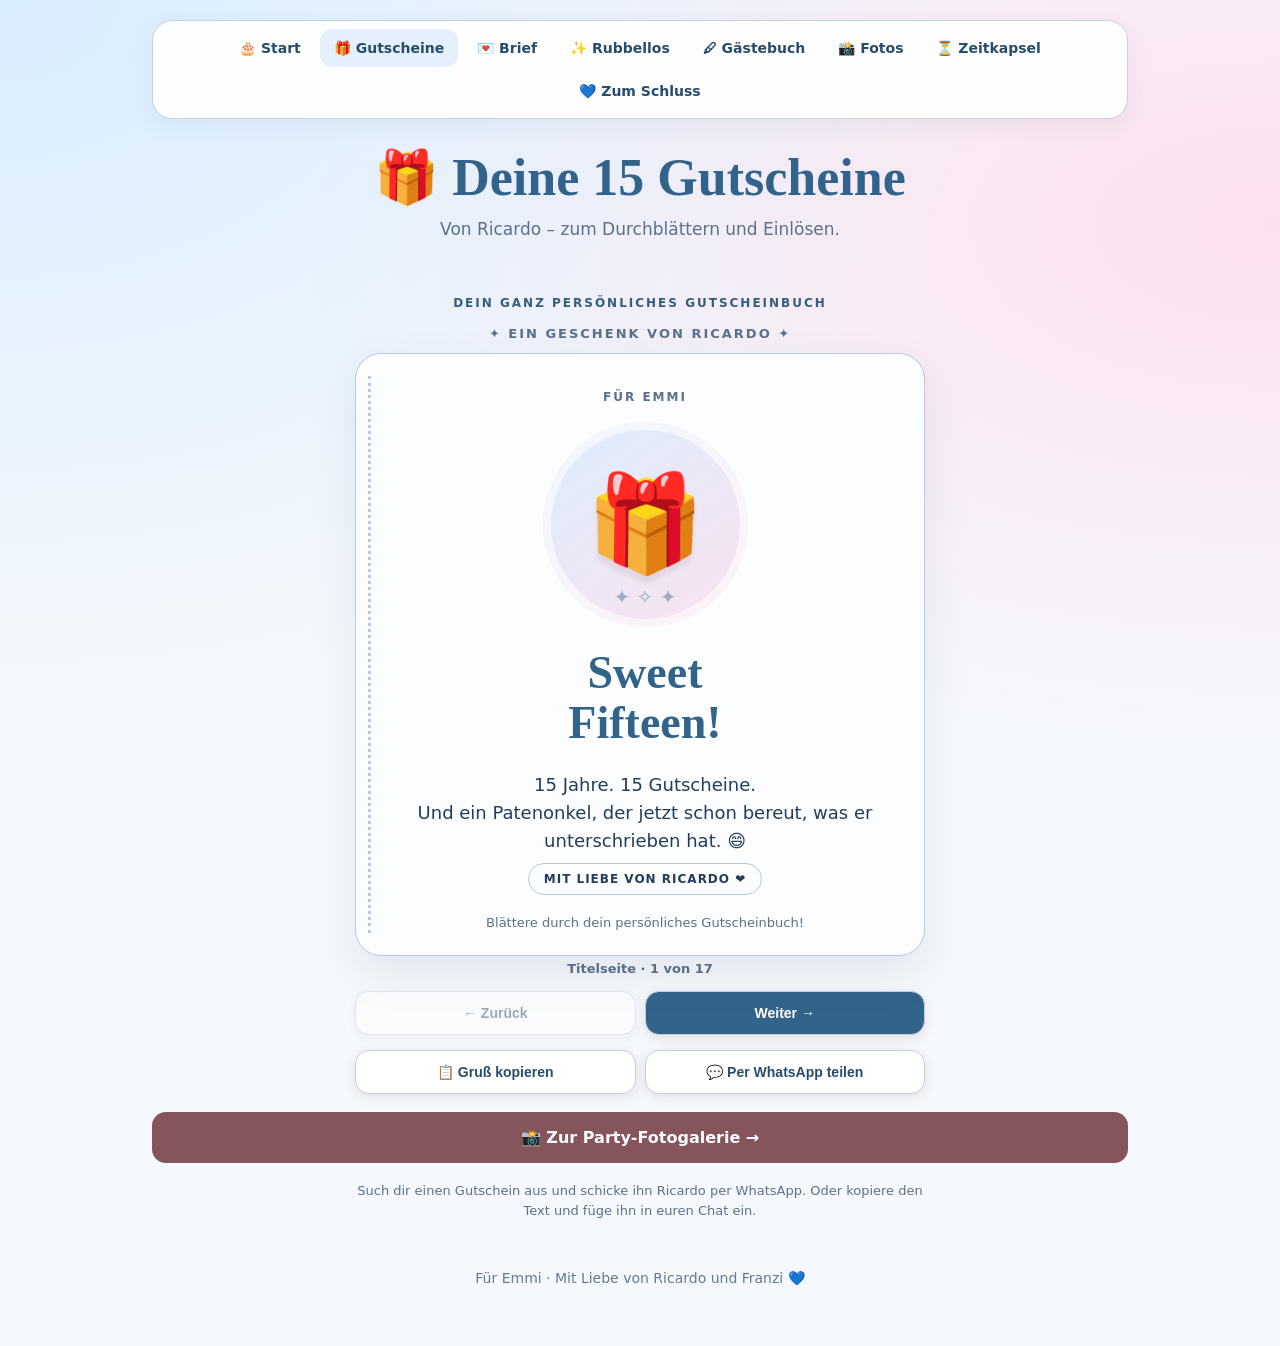
<file: gutscheine.html>
<!doctype html><html lang="de"><head><meta charset="utf-8"><meta name="viewport" content="width=device-width,initial-scale=1"><title>15 Gutscheine · Emmi's Sweet Fifteen</title><style>
:root{--ink:#51372f;--rose:#d78e99;--cream:#fff9f1;--gold:#c59a5e}*{box-sizing:border-box}body{margin:0;font-family:system-ui,-apple-system,'Segoe UI',sans-serif;color:var(--ink);background:radial-gradient(circle at 20% 0%,#ffe0e6,transparent 45%),linear-gradient(160deg,#f5d8cb,#fff7e9);min-height:100dvh}.wrap{max-width:560px;margin:auto;padding:18px 16px 36px}.top{text-align:center;font-size:13px;letter-spacing:2px;font-weight:700;color:#986c69;margin:8px 0 12px}.book{background:var(--cream);border:2px solid #e5b6ad;border-radius:26px;box-shadow:0 15px 40px #704b4933;min-height:550px;overflow:hidden;position:relative}.book:before{content:'';position:absolute;left:12px;top:22px;bottom:22px;border-left:3px dotted #d8a5a0;z-index:1}.page{padding:36px 28px 25px 38px;display:flex;flex-direction:column;align-items:center;text-align:center;min-height:550px}.number{font-size:12px;letter-spacing:2px;font-weight:800;color:#b4747c}.art{width:205px;height:205px;margin:18px auto 8px;border-radius:50%;background:linear-gradient(145deg,#f9e0df,#f9eed9);display:grid;place-items:center;position:relative;box-shadow:inset 0 0 0 8px #ffffff99}.art span{font-size:100px;filter:drop-shadow(0 7px 2px #886b6b20)}.art:after{content:'✦  ✧  ✦';position:absolute;bottom:18px;font-size:20px;color:var(--gold)}h1{font-family:Georgia,serif;font-size:35px;line-height:1.1;margin:13px 0}h2{font-family:Georgia,serif;font-size:30px;margin:12px 0}p{line-height:1.55;font-size:17px;margin:9px 0}.pill{border:1px solid #d9b3a2;border-radius:999px;padding:8px 15px;font-size:12px;letter-spacing:1px;font-weight:700;margin-top:auto}.from{font-size:13px;margin-top:20px;color:#a57b76}.buttons{display:flex;gap:9px;margin:15px 0;flex-wrap:wrap}button,a.action{appearance:none;border:0;border-radius:14px;padding:13px 14px;font-size:14px;font-weight:700;cursor:pointer;text-decoration:none;display:inline-flex;align-items:center;justify-content:center;flex:1;background:#fff;color:#684943;box-shadow:0 3px 12px #6a454020}button.primary{background:#86545b;color:#fff}.tip{text-align:center;font-size:13px;line-height:1.5;color:#7b5a58}.dots{text-align:center;font-size:13px;font-weight:700;color:#8c6562;margin:5px}.cover .art span{font-size:95px}.cover h1{font-size:46px}.cover .sub{font-size:18px}.small{font-size:13px;color:#96746e}#toast{position:fixed;bottom:20px;left:50%;transform:translateX(-50%);background:#533b36;color:white;border-radius:30px;padding:10px 18px;display:none;z-index:4;white-space:nowrap}@media(max-width:370px){.page{padding:30px 20px 20px 30px}.art{width:175px;height:175px}.art span{font-size:85px}h2{font-size:27px}}

html{scroll-behavior:smooth}.wrap{max-width:700px}.hero{position:relative;overflow:hidden;min-height:76svh;display:flex;flex-direction:column;justify-content:center;text-align:center;padding:65px 23px 55px;margin:10px 0 32px;border-radius:32px;color:#fff;background:radial-gradient(circle at 80% 15%,#f7a0c8 0,transparent 36%),radial-gradient(circle at 12% 80%,#9e61a4 0,transparent 40%),linear-gradient(140deg,#21142f,#66325f 52%,#ad5076);box-shadow:0 24px 55px #66325f55}.hero:before{content:'✦';position:absolute;left:7%;top:13%;font-size:55px;color:#ffe5a4;transform:rotate(-15deg)}.hero:after{content:'✧';position:absolute;right:7%;bottom:15%;font-size:72px;color:#ffd8f0}.hero .eyebrow{font-size:12px;font-weight:900;letter-spacing:4px;color:#ffe3ae}.hero .big{font-family:Georgia,serif;font-size:clamp(64px,13vw,108px);font-weight:900;line-height:.92;letter-spacing:-5px;margin:22px 0 10px;text-shadow:0 8px 0 #301c4244}.hero .big em{font-style:normal;color:#ffe4a5}.hero .statement{font-size:clamp(20px,5vw,29px);font-weight:800;line-height:1.3;margin:15px auto;max-width:540px}.hero .detail{font-size:16px;color:#ffeaf4;max-width:480px;margin:10px auto 25px}.hero .cta{display:inline-block;align-self:center;text-decoration:none;background:#ffe7a9;color:#3b2442;padding:18px 26px;border-radius:99px;font-size:17px;font-weight:900;box-shadow:0 9px 0 #2b193b77;transition:transform .2s}.hero .cta:hover{transform:translateY(-3px)}.hero .hint{margin-top:25px;font-size:12px;letter-spacing:2px;color:#f9d8eb}.intro-label{text-align:center;font-weight:900;letter-spacing:2px;font-size:12px;margin:0 0 16px;color:#8b5067}@media(prefers-reduced-motion:reduce){html{scroll-behavior:auto}}.birthday-hero{background:radial-gradient(circle at 80% 15%,#f6b9d4,transparent 35%),radial-gradient(circle at 15% 85%,#a976bd,transparent 40%),linear-gradient(150deg,#452449,#9b568d 60%,#d18eae);min-height:80svh}.birthday-title{font-family:Georgia,serif;font-size:clamp(44px,9vw,78px);line-height:1.06;margin:20px 0 0;letter-spacing:-2px;color:#fff;text-shadow:0 4px 18px #43233e55}.birthday-title em{font-weight:normal;color:#ffe9ac;font-style:italic}.cake-scene{height:285px;position:relative;width:min(100%,370px);margin:8px auto 0;display:grid;place-items:end center;filter:drop-shadow(0 18px 15px #321c3840)}.cake{position:relative;width:250px;height:235px;animation:cakeFloat 3.4s ease-in-out infinite}.cake-layer{position:absolute;left:20px;width:210px;border-radius:16px 16px 24px 24px;background:linear-gradient(90deg,#ed9fb9,#ffc9d7 42%,#ee8cae);border-bottom:12px solid #b8618d;box-shadow:inset -12px 0 #c9749d55}.cake-layer.lower{height:84px;bottom:20px}.cake-layer.upper{width:180px;left:35px;height:69px;bottom:95px;background:linear-gradient(90deg,#ffced8,#ffe2e8,#f2a8c1)}.cake-top{position:absolute;bottom:151px;left:35px;width:180px;height:30px;background:#fff4ed;border-radius:50%;z-index:2;box-shadow:0 6px #fbe1e4}.cake-plate{position:absolute;bottom:10px;left:0;width:250px;height:22px;border-radius:50%;background:#ffe6aa;box-shadow:0 8px #d5a66f}.candles{position:absolute;bottom:173px;left:68px;width:115px;display:flex;justify-content:space-between;z-index:3}.candles i{display:block;width:10px;height:42px;border-radius:3px;background:repeating-linear-gradient(135deg,#fff 0 7px,#b47bb6 7px 13px);position:relative}.candles i:before{content:'';position:absolute;bottom:45px;left:1px;width:9px;height:16px;background:#ffe07c;border-radius:80% 0 80% 80%;transform:rotate(-45deg);box-shadow:0 0 14px #ffdc79;animation:flame .8s ease-in-out infinite alternate}.candles i:nth-child(even):before{animation-delay:.35s}.sparkle{position:absolute;color:#ffe8a6;font-size:40px;animation:twinkle 2s ease-in-out infinite alternate}.s1{top:25px;left:12%}.s2{top:72px;right:9%;animation-delay:.5s}.s3{bottom:65px;left:5%;animation-delay:1s}@keyframes cakeFloat{50%{transform:translateY(-8px)}}@keyframes flame{to{transform:rotate(-32deg) scale(.85);opacity:.8}}@keyframes twinkle{to{transform:scale(1.35) rotate(20deg);opacity:.45}}@media(prefers-reduced-motion:reduce){.cake,.candles i:before,.sparkle{animation:none}}#confetti-layer{position:fixed;inset:0;pointer-events:none;z-index:999;overflow:hidden}.confetti-piece{position:absolute;top:-20px;width:9px;height:15px;opacity:0;animation:confetti-fall var(--dur) linear forwards;left:var(--x);background:var(--color);transform:rotate(var(--rot));border-radius:2px}@keyframes confetti-fall{0%{transform:translate3d(0,-30px,0) rotate(0);opacity:1}90%{opacity:1}100%{transform:translate3d(var(--drift),110vh,0) rotate(850deg);opacity:0}}.scratch-section{margin:34px 0;background:linear-gradient(145deg,#fff9ee,#ffe5ed);border:2px solid #dfb4c5;border-radius:27px;padding:24px;text-align:center;box-shadow:0 15px 32px #704b4920}.scratch-section h2{font-size:30px}.scratch-ticket{position:relative;width:min(100%,340px);height:185px;margin:20px auto;border:5px solid #f5d8a5;border-radius:18px;overflow:hidden;background:radial-gradient(circle,#fff4d7,#ffcddc);box-shadow:0 8px 20px #6c4b4a33}.scratch-reveal{position:absolute;inset:0;display:flex;align-items:center;justify-content:center;flex-direction:column;padding:17px}.scratch-reveal strong{font-family:Georgia,serif;font-size:24px;color:#80476b}.scratch-reveal span{font-size:15px;margin-top:8px;line-height:1.45}.scratch-ticket canvas{position:absolute;inset:0;width:100%;height:100%;touch-action:none;cursor:crosshair}.scratch-hint{font-size:13px;color:#896572}.scratch-section button{background:#86545b;color:white;flex:none}.private-letter{margin:32px 0;padding:28px 20px;text-align:center;border:2px solid #d9b5c6;border-radius:25px;background:linear-gradient(145deg,#fffaf3,#f9e4ed)}.envelope{font-size:85px;display:block;filter:drop-shadow(0 10px 9px #81536a33);transition:transform .5s}.private-letter.open .envelope{transform:translateY(-8px) rotate(-8deg)}.private-letter input{max-width:170px;width:100%;padding:12px;border:1px solid #bc91aa;border-radius:12px;text-align:center;font-size:24px;letter-spacing:9px;background:white}.private-letter button{background:#86545b;color:white;margin:12px}.letter-paper{background:#fffefa;padding:28px 20px;border-radius:14px;box-shadow:0 8px 20px #6c4b4a24;text-align:left;white-space:pre-wrap;line-height:1.75;font-family:Georgia,serif;margin-top:20px;animation:letter-rise .6s ease-out}@keyframes letter-rise{from{opacity:0;transform:translateY(25px)}to{opacity:1;transform:translateY(0)}}</style><style>
:root{--ink:#243d59;--rose:#da75a7;--cream:#fbfdff;--gold:#9daec0;--blue:#32648b;--silver:#c6ced9}
body{color:var(--ink);background:radial-gradient(ellipse at 0 0,#d8edff,transparent 55%),radial-gradient(ellipse at 100% 25%,#fce0ee,transparent 55%),#f5f8fc;background-attachment:fixed}
.wrap{max-width:1020px;padding:20px 22px 60px}
nav.site-nav{position:sticky;top:10px;z-index:20;display:flex;justify-content:center;gap:5px;flex-wrap:wrap;margin:0 0 22px!important;padding:8px;background:#ffffffed;backdrop-filter:blur(14px);border:1px solid #c6ced9;border-radius:20px;box-shadow:0 8px 25px #304c6810}
nav.site-nav a{padding:11px 14px!important;background:transparent!important;color:#284c6b!important;border-radius:12px;text-decoration:none;font-size:14px;font-weight:700}
nav.site-nav a:hover,nav.site-nav a.active{background:#e5f0fc!important}
.hero.birthday-hero{min-height:710px;margin:0 0 35px;border:1px solid #c4cfdd;border-radius:32px;background:radial-gradient(circle at 80% 10%,#f7cde3,transparent 43%),radial-gradient(circle at 10% 80%,#b2d7f5,transparent 45%),linear-gradient(145deg,#edf7ff,#f9f2fa);color:#243d59;box-shadow:0 20px 60px #304c6815}
.birthday-title{color:#264e70;text-shadow:none;font-size:clamp(48px,9vw,90px)}.birthday-title em{color:#a34577}
.hero .eyebrow,.hero .hint{color:#566b85}.hero .detail{color:#52677b}.hero:before,.hero:after,.sparkle{color:#8b9db4}
.hero .cta{background:#32648b;color:white;box-shadow:0 6px 0 #214563}
.cake-plate{background:linear-gradient(90deg,#9aa9bb,#f5f7fa,#a3b0c2);box-shadow:0 8px #8595ab}.cake-layer{border-bottom-color:#a56e94}.candles i{background:repeating-linear-gradient(135deg,#fff 0 7px,#80b9e7 7px 13px)}
.discover{display:grid;grid-template-columns:repeat(4,1fr);gap:12px;margin:0 0 55px}.discover a{display:flex;flex-direction:column;gap:10px;padding:23px 14px;background:#ffffffdd;border:1px solid #c8d3e0;border-radius:20px;color:#264e70;text-decoration:none;text-align:center;font-weight:750;transition:transform .2s}.discover a:hover{transform:translateY(-4px)}.discover span{font-size:30px}.discover small{font-weight:400;font-size:13px;color:#60748b}
#gutscheinbuch{padding-top:18px;scroll-margin-top:100px;color:#385d7c}
.book,.dots,.buttons,.tip,.top{max-width:570px;margin-left:auto;margin-right:auto}.book{border:1px solid #b8cadd;box-shadow:0 18px 45px #304c6818;background:#fbfdff}.book:before{border-color:#b8cadd}.art{background:linear-gradient(145deg,#dceefe,#fbe1ef)}.number,.from,.small,.tip,.dots,.top,.intro-label{color:#5a718a}.pill{border-color:#b8c7d8}.buttons button{color:#284c6b;border:1px solid #c6ced9}.buttons button.primary{background:#32648b;color:#fff}
.scratch-section,.private-letter,#gaestebuch{max-width:760px;margin:55px auto!important;padding:35px 25px!important;background:linear-gradient(145deg,#fff,#edf5ff)!important;border:1px solid #bccbdc!important;border-radius:26px!important;box-shadow:0 15px 45px #304c6810;scroll-margin-top:100px}
.private-letter{background:linear-gradient(145deg,#fff,#fcebf4)!important}.scratch-ticket{border-color:#b8c5d7;background:linear-gradient(140deg,#e1f2ff,#ffe4f1)}.scratch-reveal strong{color:#873e69}.scratch-hint{color:#5b6d83}
button:not(#prev):not(#copy):not(#share),#memorybook-link{background-color:#32648b!important;color:white!important}button:disabled{opacity:.45;cursor:default}input,textarea{font:inherit;border-color:#b8c9dc!important;color:#243d59}a:focus-visible,button:focus-visible,input:focus-visible,textarea:focus-visible{outline:3px solid #d578a9;outline-offset:4px}.letter-paper{background:#fffdfd}
.page-footer{text-align:center;margin:55px auto 0;color:#637a91;font-size:14px}
main:not(.book){background:#fbfdff;border-color:#bccbdc;box-shadow:0 15px 40px #304c6818}.note{background:#e8f1fb;color:#425f7a}.button{background:#32648b}.paper{background:#fff;box-shadow:0 15px 40px #304c6818}.cover{border-color:#bdcadd}.cover h1,.entry h2{color:#32648b}.cover h1 em{color:#a34577}.entry{border-color:#d0dbe6}.eyebrow,.entry small,.footer{color:#60748b}.toolbar button,.toolbar a{background:#32648b}
@media(max-width:600px){.wrap{padding:12px 14px 40px}.hero.birthday-hero{min-height:650px;padding:42px 16px}.discover{grid-template-columns:repeat(2,1fr);gap:10px;margin-bottom:36px}.discover a{padding:20px 10px}nav.site-nav{top:5px}nav.site-nav a{font-size:12px;padding:9px 10px!important}.scratch-section,.private-letter,#gaestebuch{padding:26px 16px!important}.scratch-ticket{height:210px}.paper{padding:25px 18px}}
@media(prefers-reduced-motion:reduce){*,*:before,*:after{animation:none!important;scroll-behavior:auto!important}}
@media print{body{background:#fff}.site-nav,.page-footer{display:none}.paper{box-shadow:none}.cover{border-color:#bccbdc}}
</style><style>.subpage-title{text-align:center;font-family:Georgia,serif;color:#32648b;font-size:clamp(32px,6vw,52px);margin:30px auto 10px}.subpage-desc{text-align:center;color:#5b7189;max-width:640px;margin:0 auto 35px}.subpage{min-height:75vh}.discover a{min-height:130px}.page-footer{margin-top:50px}#gutscheinbuch,#ricardos-brief,#rubbellos,#gaestebuch{scroll-margin-top:40px}</style></head><body><div class="wrap"><nav class="site-nav" aria-label="Hauptnavigation"><a href="index.html?site=seiten-15">🎂 Start</a><a href="gutscheine.html?site=seiten-15">🎁 Gutscheine</a><a href="brief.html?site=seiten-15">💌 Brief</a><a href="rubbellos.html?site=seiten-15">✨ Rubbellos</a><a href="gaestebuch.html?site=seiten-15">🖊 Gästebuch</a><a href="fotos.html?site=seiten-15">📸 Fotos</a><a href="zeitkapsel.html?site=seiten-15">⏳ Zeitkapsel</a><a href="zum-schluss.html">💙 Zum Schluss</a></nav><section class="subpage"><h1 class="subpage-title">🎁 Deine 15 Gutscheine</h1><p class="subpage-desc">Von Ricardo – zum Durchblättern und Einlösen.</p><div id="gutscheinbuch" class="intro-label">DEIN GANZ PERSÖNLICHES GUTSCHEINBUCH</div><div class="top">✦ EIN GESCHENK VON RICARDO ✦</div><main class="book" id="book"><section class="page cover"><div class="number">FÜR EMMI</div><div class="art"><span>🎁</span></div><h1>Sweet<br>Fifteen!</h1><p class="sub">15 Jahre. 15 Gutscheine.<br>Und ein Patenonkel, der jetzt schon bereut, was er unterschrieben hat. 😄</p><div class="pill">MIT LIEBE VON RICARDO ❤️</div><div class="from">Blättere durch dein persönliches Gutscheinbuch!</div></section></main><div class="dots" id="counter">Titelseite · 1 von 17</div><div class="buttons"><button id="prev">← Zurück</button><button class="primary" id="next">Weiter →</button></div><div class="buttons"><button id="copy">📋 Gutschein kopieren</button><button id="share">💬 Per WhatsApp teilen</button></div><div style="text-align:center;margin:18px 0"><a href="fotos.html?site=seiten-15" class="guest-gallery-link" style="display:block;background:#86545b;color:#fff;text-decoration:none;border-radius:14px;padding:16px;font-weight:700">📸 Zur Party-Fotogalerie →</a></div><p class="tip">Such dir einen Gutschein aus und schicke ihn Ricardo per WhatsApp. Oder kopiere den Text und füge ihn in euren Chat ein.</p><div id="toast"></div><script>
const vouchers=[
['🍕','Pizza-Alarm','Einmal Pizza bestellen – wir zahlen.'],
['🚗','Taxi Ricardo','Einmal Fahrdienst, ohne Diskussion.'],
['🛍️','Shopping-Zuschuss','20 € für deinen nächsten Einkauf.'],
['🍿','Kinoabend','Eine Kinokarte inklusive Popcorn.'],
['🍦','Eis geht immer','Ein Eisbecher deiner Wahl.'],
['💶','Notfall-Zehner','10 € für einen spontanen Wunsch.'],
['🍔','Fast-Food-Date','Einmal Burger, Pommes & Co.'],
['🎤','Du bist der DJ','Du bestimmst einen ganzen Abend lang die Musik – ohne Beschwerden von Ricardo.'],
['🎂','Wunschessen','Du bestimmst, was bei uns gekocht wird.'],
['🥞','Frühstück nach Wunsch','Ein gemütliches Frühstück mit allem, worauf du Lust hast.'],
['🎮','Spieleabend','Du bestimmst das Spiel und die Snacks.'],
['🛒','Drogerie-Shopping','15 € für dm oder Rossmann.'],
['🎟️','Erlebnis-Joker','Ein gemeinsamer Ausflug nach Wunsch, bis 25 €.'],
['📞','Patenonkel-Notruf','Einmal Hilfe, egal ob kleine Katastrophe oder großes Drama.'],
['❤️','Immer-für-dich-da-Gutschein','Einlösbar jederzeit, unbegrenzt gültig und unbezahlbar.']];
let page=0;const book=document.getElementById('book');const counter=document.getElementById('counter');const cover=book.innerHTML;
function voucherText(i){let v=vouchers[i];return `🎁 EMMIS SWEET 15 – GUTSCHEIN ${i+1}/15\n${v[0]} ${v[1]}\n${v[2]}\n❤️ Von deinem Patenonkel Ricardo`}
function render(){if(page===0){book.innerHTML=cover}else if(page===16){book.innerHTML='<section class="page"><div class="number">DAS WAR NOCH NICHT ALLES</div><div class="art"><span>💖</span></div><h2>Alles Liebe, Emmi!</h2><p>15 Jahre voller Geschichten – und die besten kommen erst noch.</p><p>Viel Spaß beim Einlösen deiner Gutscheine!</p><div class="pill">DEIN PATENONKEL RICARDO</div></section>'}else{let i=page-1,v=vouchers[i];book.innerHTML=`<section class="page"><div class="number">GUTSCHEIN ${String(page).padStart(2,'0')} / 15</div><div class="art"><span>${v[0]}</span></div><h2>${v[1]}</h2><p>${v[2]}</p><div class="pill">${i===14?'JEDERZEIT · UNBEGRENZT GÜLTIG':'✂ EINMAL EINLÖSBAR ✂'}</div><div class="from">Für Emmi · Von Patenonkel Ricardo ❤️</div></section>`}counter.textContent=page===0?'Titelseite · 1 von 17':page===16?'Rückseite · 17 von 17':`Gutschein ${page} von 15`;document.getElementById('prev').disabled=page===0;document.getElementById('next').disabled=page===16;document.getElementById('next').textContent=page===15?'Zum Schluss →':'Weiter →';document.getElementById('copy').textContent=page>0&&page<16?'📋 Gutschein kopieren':'📋 Gruß kopieren'}
function message(){return page>0&&page<16?voucherText(page-1):'🎁 Happy Sweet 15, Emmi! ❤️ 15 Gutscheine für dich – von deinem Patenonkel Ricardo.'}
function toast(s){let el=document.getElementById('toast');el.textContent=s;el.style.display='block';setTimeout(()=>el.style.display='none',2000)}
document.getElementById('prev').onclick=()=>{if(page>0){page--;render()}};document.getElementById('next').onclick=()=>{if(page<16){page++;render()}};
document.getElementById('copy').onclick=async()=>{try{await navigator.clipboard.writeText(message());toast('Text kopiert!')}catch(e){let a=document.createElement('textarea');a.value=message();document.body.appendChild(a);a.select();document.execCommand('copy');a.remove();toast('Text kopiert!')}};
document.getElementById('share').onclick=()=>{window.open('https://wa.me/?text='+encodeURIComponent(message()),'_blank','noopener')};
let x=null;book.addEventListener('touchstart',e=>x=e.changedTouches[0].screenX,{passive:true});book.addEventListener('touchend',e=>{if(x===null)return;let d=e.changedTouches[0].screenX-x;if(Math.abs(d)>65){page=Math.max(0,Math.min(16,page+(d<0?1:-1)));render()}x=null},{passive:true});render();
const guest=new URLSearchParams(location.search).get('guest');if(guest){sessionStorage.setItem('emmi_guest',guest);document.querySelectorAll('.guest-gallery-link').forEach(a=>a.href='fotos.html?guest='+encodeURIComponent(guest));}else{const saved=sessionStorage.getItem('emmi_guest');if(saved)document.querySelectorAll('.guest-gallery-link').forEach(a=>a.href='fotos.html?guest='+encodeURIComponent(saved));} const memoryToken=guest||sessionStorage.getItem('emmi_guest');
</script></section><footer class="page-footer">Für Emmi · Mit Liebe von Ricardo und Franzi 💙</footer></div><script>(function(){const t=new URLSearchParams(location.search).get('guest')||sessionStorage.getItem('emmi_guest');if(t){sessionStorage.setItem('emmi_guest',t);document.querySelectorAll('a[href]').forEach(a=>{const h=a.getAttribute('href');if(!h||h.startsWith('#'))return;const u=new URL(h,location.href);if(u.origin===location.origin&&u.pathname.endsWith('.html')){u.searchParams.set('guest',t);a.href=u.href}})}})();</script><script>document.querySelectorAll('a[href]').forEach(a=>{const u=new URL(a.href,location.href);if(u.origin===location.origin&&u.pathname.endsWith('.html')){u.searchParams.set('site','seiten-15');a.href=u.href}});</script><script>(()=>{const t=new URLSearchParams(location.search).get('guest')||sessionStorage.getItem('emmi_guest');if(t)sessionStorage.setItem('emmi_guest',t);document.querySelectorAll('a[href]').forEach(a=>{const u=new URL(a.href,location.href);if(u.origin===location.origin&&u.pathname.endsWith('.html')){if(t)u.searchParams.set('guest',t);u.searchParams.set('site','geburtstag-17');a.href=u.href;if(u.pathname===location.pathname){a.setAttribute('aria-current','page');a.classList.add('active')}}});})()</script></body></html>
</file>
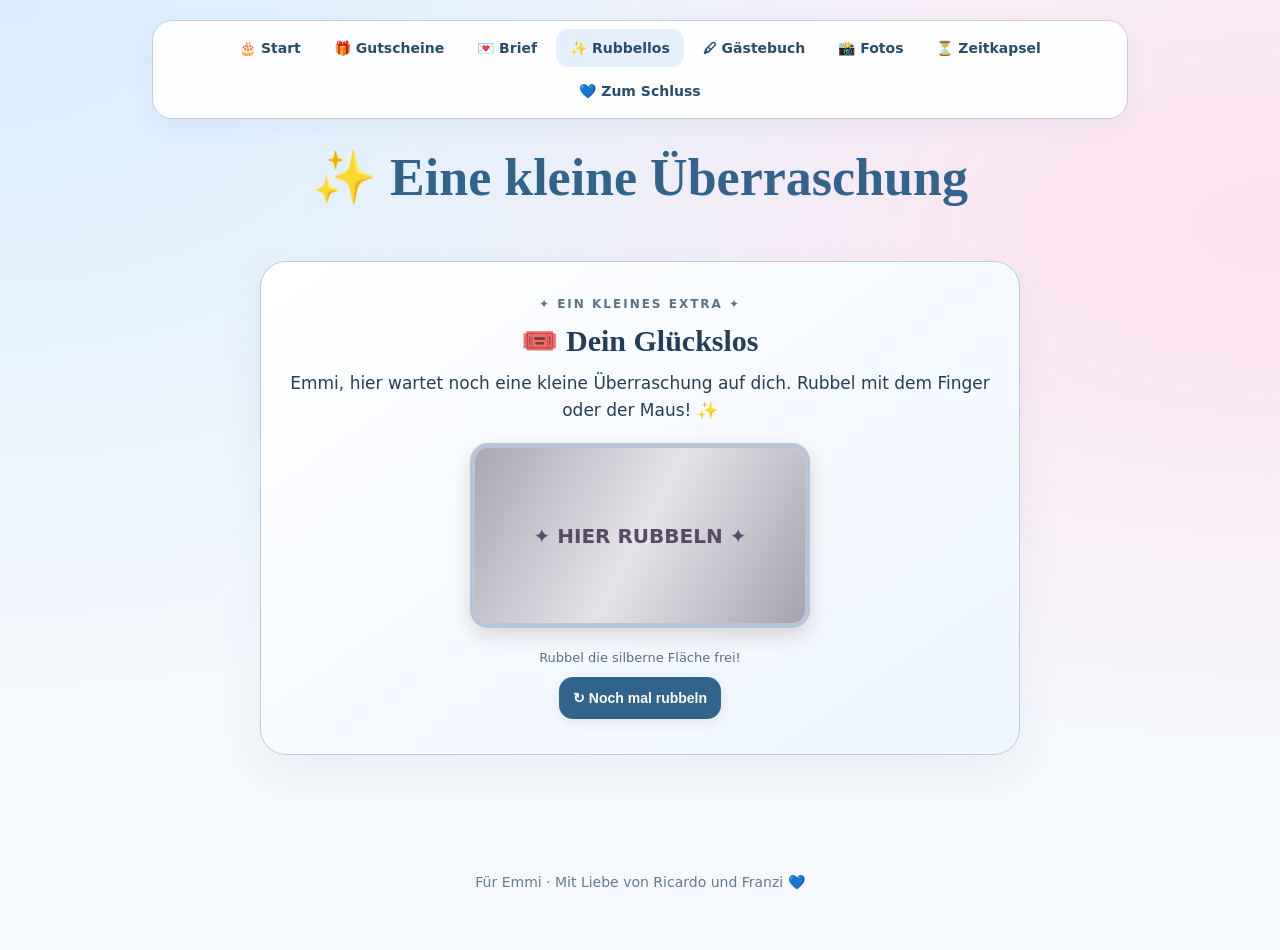
<file: rubbellos.html>
<!doctype html><html lang="de"><head><meta charset="utf-8"><meta name="viewport" content="width=device-width,initial-scale=1"><title>Dein Glückslos · Emmi's Sweet Fifteen</title><style>
:root{--ink:#51372f;--rose:#d78e99;--cream:#fff9f1;--gold:#c59a5e}*{box-sizing:border-box}body{margin:0;font-family:system-ui,-apple-system,'Segoe UI',sans-serif;color:var(--ink);background:radial-gradient(circle at 20% 0%,#ffe0e6,transparent 45%),linear-gradient(160deg,#f5d8cb,#fff7e9);min-height:100dvh}.wrap{max-width:560px;margin:auto;padding:18px 16px 36px}.top{text-align:center;font-size:13px;letter-spacing:2px;font-weight:700;color:#986c69;margin:8px 0 12px}.book{background:var(--cream);border:2px solid #e5b6ad;border-radius:26px;box-shadow:0 15px 40px #704b4933;min-height:550px;overflow:hidden;position:relative}.book:before{content:'';position:absolute;left:12px;top:22px;bottom:22px;border-left:3px dotted #d8a5a0;z-index:1}.page{padding:36px 28px 25px 38px;display:flex;flex-direction:column;align-items:center;text-align:center;min-height:550px}.number{font-size:12px;letter-spacing:2px;font-weight:800;color:#b4747c}.art{width:205px;height:205px;margin:18px auto 8px;border-radius:50%;background:linear-gradient(145deg,#f9e0df,#f9eed9);display:grid;place-items:center;position:relative;box-shadow:inset 0 0 0 8px #ffffff99}.art span{font-size:100px;filter:drop-shadow(0 7px 2px #886b6b20)}.art:after{content:'✦  ✧  ✦';position:absolute;bottom:18px;font-size:20px;color:var(--gold)}h1{font-family:Georgia,serif;font-size:35px;line-height:1.1;margin:13px 0}h2{font-family:Georgia,serif;font-size:30px;margin:12px 0}p{line-height:1.55;font-size:17px;margin:9px 0}.pill{border:1px solid #d9b3a2;border-radius:999px;padding:8px 15px;font-size:12px;letter-spacing:1px;font-weight:700;margin-top:auto}.from{font-size:13px;margin-top:20px;color:#a57b76}.buttons{display:flex;gap:9px;margin:15px 0;flex-wrap:wrap}button,a.action{appearance:none;border:0;border-radius:14px;padding:13px 14px;font-size:14px;font-weight:700;cursor:pointer;text-decoration:none;display:inline-flex;align-items:center;justify-content:center;flex:1;background:#fff;color:#684943;box-shadow:0 3px 12px #6a454020}button.primary{background:#86545b;color:#fff}.tip{text-align:center;font-size:13px;line-height:1.5;color:#7b5a58}.dots{text-align:center;font-size:13px;font-weight:700;color:#8c6562;margin:5px}.cover .art span{font-size:95px}.cover h1{font-size:46px}.cover .sub{font-size:18px}.small{font-size:13px;color:#96746e}#toast{position:fixed;bottom:20px;left:50%;transform:translateX(-50%);background:#533b36;color:white;border-radius:30px;padding:10px 18px;display:none;z-index:4;white-space:nowrap}@media(max-width:370px){.page{padding:30px 20px 20px 30px}.art{width:175px;height:175px}.art span{font-size:85px}h2{font-size:27px}}

html{scroll-behavior:smooth}.wrap{max-width:700px}.hero{position:relative;overflow:hidden;min-height:76svh;display:flex;flex-direction:column;justify-content:center;text-align:center;padding:65px 23px 55px;margin:10px 0 32px;border-radius:32px;color:#fff;background:radial-gradient(circle at 80% 15%,#f7a0c8 0,transparent 36%),radial-gradient(circle at 12% 80%,#9e61a4 0,transparent 40%),linear-gradient(140deg,#21142f,#66325f 52%,#ad5076);box-shadow:0 24px 55px #66325f55}.hero:before{content:'✦';position:absolute;left:7%;top:13%;font-size:55px;color:#ffe5a4;transform:rotate(-15deg)}.hero:after{content:'✧';position:absolute;right:7%;bottom:15%;font-size:72px;color:#ffd8f0}.hero .eyebrow{font-size:12px;font-weight:900;letter-spacing:4px;color:#ffe3ae}.hero .big{font-family:Georgia,serif;font-size:clamp(64px,13vw,108px);font-weight:900;line-height:.92;letter-spacing:-5px;margin:22px 0 10px;text-shadow:0 8px 0 #301c4244}.hero .big em{font-style:normal;color:#ffe4a5}.hero .statement{font-size:clamp(20px,5vw,29px);font-weight:800;line-height:1.3;margin:15px auto;max-width:540px}.hero .detail{font-size:16px;color:#ffeaf4;max-width:480px;margin:10px auto 25px}.hero .cta{display:inline-block;align-self:center;text-decoration:none;background:#ffe7a9;color:#3b2442;padding:18px 26px;border-radius:99px;font-size:17px;font-weight:900;box-shadow:0 9px 0 #2b193b77;transition:transform .2s}.hero .cta:hover{transform:translateY(-3px)}.hero .hint{margin-top:25px;font-size:12px;letter-spacing:2px;color:#f9d8eb}.intro-label{text-align:center;font-weight:900;letter-spacing:2px;font-size:12px;margin:0 0 16px;color:#8b5067}@media(prefers-reduced-motion:reduce){html{scroll-behavior:auto}}.birthday-hero{background:radial-gradient(circle at 80% 15%,#f6b9d4,transparent 35%),radial-gradient(circle at 15% 85%,#a976bd,transparent 40%),linear-gradient(150deg,#452449,#9b568d 60%,#d18eae);min-height:80svh}.birthday-title{font-family:Georgia,serif;font-size:clamp(44px,9vw,78px);line-height:1.06;margin:20px 0 0;letter-spacing:-2px;color:#fff;text-shadow:0 4px 18px #43233e55}.birthday-title em{font-weight:normal;color:#ffe9ac;font-style:italic}.cake-scene{height:285px;position:relative;width:min(100%,370px);margin:8px auto 0;display:grid;place-items:end center;filter:drop-shadow(0 18px 15px #321c3840)}.cake{position:relative;width:250px;height:235px;animation:cakeFloat 3.4s ease-in-out infinite}.cake-layer{position:absolute;left:20px;width:210px;border-radius:16px 16px 24px 24px;background:linear-gradient(90deg,#ed9fb9,#ffc9d7 42%,#ee8cae);border-bottom:12px solid #b8618d;box-shadow:inset -12px 0 #c9749d55}.cake-layer.lower{height:84px;bottom:20px}.cake-layer.upper{width:180px;left:35px;height:69px;bottom:95px;background:linear-gradient(90deg,#ffced8,#ffe2e8,#f2a8c1)}.cake-top{position:absolute;bottom:151px;left:35px;width:180px;height:30px;background:#fff4ed;border-radius:50%;z-index:2;box-shadow:0 6px #fbe1e4}.cake-plate{position:absolute;bottom:10px;left:0;width:250px;height:22px;border-radius:50%;background:#ffe6aa;box-shadow:0 8px #d5a66f}.candles{position:absolute;bottom:173px;left:68px;width:115px;display:flex;justify-content:space-between;z-index:3}.candles i{display:block;width:10px;height:42px;border-radius:3px;background:repeating-linear-gradient(135deg,#fff 0 7px,#b47bb6 7px 13px);position:relative}.candles i:before{content:'';position:absolute;bottom:45px;left:1px;width:9px;height:16px;background:#ffe07c;border-radius:80% 0 80% 80%;transform:rotate(-45deg);box-shadow:0 0 14px #ffdc79;animation:flame .8s ease-in-out infinite alternate}.candles i:nth-child(even):before{animation-delay:.35s}.sparkle{position:absolute;color:#ffe8a6;font-size:40px;animation:twinkle 2s ease-in-out infinite alternate}.s1{top:25px;left:12%}.s2{top:72px;right:9%;animation-delay:.5s}.s3{bottom:65px;left:5%;animation-delay:1s}@keyframes cakeFloat{50%{transform:translateY(-8px)}}@keyframes flame{to{transform:rotate(-32deg) scale(.85);opacity:.8}}@keyframes twinkle{to{transform:scale(1.35) rotate(20deg);opacity:.45}}@media(prefers-reduced-motion:reduce){.cake,.candles i:before,.sparkle{animation:none}}#confetti-layer{position:fixed;inset:0;pointer-events:none;z-index:999;overflow:hidden}.confetti-piece{position:absolute;top:-20px;width:9px;height:15px;opacity:0;animation:confetti-fall var(--dur) linear forwards;left:var(--x);background:var(--color);transform:rotate(var(--rot));border-radius:2px}@keyframes confetti-fall{0%{transform:translate3d(0,-30px,0) rotate(0);opacity:1}90%{opacity:1}100%{transform:translate3d(var(--drift),110vh,0) rotate(850deg);opacity:0}}.scratch-section{margin:34px 0;background:linear-gradient(145deg,#fff9ee,#ffe5ed);border:2px solid #dfb4c5;border-radius:27px;padding:24px;text-align:center;box-shadow:0 15px 32px #704b4920}.scratch-section h2{font-size:30px}.scratch-ticket{position:relative;width:min(100%,340px);height:185px;margin:20px auto;border:5px solid #f5d8a5;border-radius:18px;overflow:hidden;background:radial-gradient(circle,#fff4d7,#ffcddc);box-shadow:0 8px 20px #6c4b4a33}.scratch-reveal{position:absolute;inset:0;display:flex;align-items:center;justify-content:center;flex-direction:column;padding:17px}.scratch-reveal strong{font-family:Georgia,serif;font-size:24px;color:#80476b}.scratch-reveal span{font-size:15px;margin-top:8px;line-height:1.45}.scratch-ticket canvas{position:absolute;inset:0;width:100%;height:100%;touch-action:none;cursor:crosshair}.scratch-hint{font-size:13px;color:#896572}.scratch-section button{background:#86545b;color:white;flex:none}.private-letter{margin:32px 0;padding:28px 20px;text-align:center;border:2px solid #d9b5c6;border-radius:25px;background:linear-gradient(145deg,#fffaf3,#f9e4ed)}.envelope{font-size:85px;display:block;filter:drop-shadow(0 10px 9px #81536a33);transition:transform .5s}.private-letter.open .envelope{transform:translateY(-8px) rotate(-8deg)}.private-letter input{max-width:170px;width:100%;padding:12px;border:1px solid #bc91aa;border-radius:12px;text-align:center;font-size:24px;letter-spacing:9px;background:white}.private-letter button{background:#86545b;color:white;margin:12px}.letter-paper{background:#fffefa;padding:28px 20px;border-radius:14px;box-shadow:0 8px 20px #6c4b4a24;text-align:left;white-space:pre-wrap;line-height:1.75;font-family:Georgia,serif;margin-top:20px;animation:letter-rise .6s ease-out}@keyframes letter-rise{from{opacity:0;transform:translateY(25px)}to{opacity:1;transform:translateY(0)}}</style><style>
:root{--ink:#243d59;--rose:#da75a7;--cream:#fbfdff;--gold:#9daec0;--blue:#32648b;--silver:#c6ced9}
body{color:var(--ink);background:radial-gradient(ellipse at 0 0,#d8edff,transparent 55%),radial-gradient(ellipse at 100% 25%,#fce0ee,transparent 55%),#f5f8fc;background-attachment:fixed}
.wrap{max-width:1020px;padding:20px 22px 60px}
nav.site-nav{position:sticky;top:10px;z-index:20;display:flex;justify-content:center;gap:5px;flex-wrap:wrap;margin:0 0 22px!important;padding:8px;background:#ffffffed;backdrop-filter:blur(14px);border:1px solid #c6ced9;border-radius:20px;box-shadow:0 8px 25px #304c6810}
nav.site-nav a{padding:11px 14px!important;background:transparent!important;color:#284c6b!important;border-radius:12px;text-decoration:none;font-size:14px;font-weight:700}
nav.site-nav a:hover,nav.site-nav a.active{background:#e5f0fc!important}
.hero.birthday-hero{min-height:710px;margin:0 0 35px;border:1px solid #c4cfdd;border-radius:32px;background:radial-gradient(circle at 80% 10%,#f7cde3,transparent 43%),radial-gradient(circle at 10% 80%,#b2d7f5,transparent 45%),linear-gradient(145deg,#edf7ff,#f9f2fa);color:#243d59;box-shadow:0 20px 60px #304c6815}
.birthday-title{color:#264e70;text-shadow:none;font-size:clamp(48px,9vw,90px)}.birthday-title em{color:#a34577}
.hero .eyebrow,.hero .hint{color:#566b85}.hero .detail{color:#52677b}.hero:before,.hero:after,.sparkle{color:#8b9db4}
.hero .cta{background:#32648b;color:white;box-shadow:0 6px 0 #214563}
.cake-plate{background:linear-gradient(90deg,#9aa9bb,#f5f7fa,#a3b0c2);box-shadow:0 8px #8595ab}.cake-layer{border-bottom-color:#a56e94}.candles i{background:repeating-linear-gradient(135deg,#fff 0 7px,#80b9e7 7px 13px)}
.discover{display:grid;grid-template-columns:repeat(4,1fr);gap:12px;margin:0 0 55px}.discover a{display:flex;flex-direction:column;gap:10px;padding:23px 14px;background:#ffffffdd;border:1px solid #c8d3e0;border-radius:20px;color:#264e70;text-decoration:none;text-align:center;font-weight:750;transition:transform .2s}.discover a:hover{transform:translateY(-4px)}.discover span{font-size:30px}.discover small{font-weight:400;font-size:13px;color:#60748b}
#gutscheinbuch{padding-top:18px;scroll-margin-top:100px;color:#385d7c}
.book,.dots,.buttons,.tip,.top{max-width:570px;margin-left:auto;margin-right:auto}.book{border:1px solid #b8cadd;box-shadow:0 18px 45px #304c6818;background:#fbfdff}.book:before{border-color:#b8cadd}.art{background:linear-gradient(145deg,#dceefe,#fbe1ef)}.number,.from,.small,.tip,.dots,.top,.intro-label{color:#5a718a}.pill{border-color:#b8c7d8}.buttons button{color:#284c6b;border:1px solid #c6ced9}.buttons button.primary{background:#32648b;color:#fff}
.scratch-section,.private-letter,#gaestebuch{max-width:760px;margin:55px auto!important;padding:35px 25px!important;background:linear-gradient(145deg,#fff,#edf5ff)!important;border:1px solid #bccbdc!important;border-radius:26px!important;box-shadow:0 15px 45px #304c6810;scroll-margin-top:100px}
.private-letter{background:linear-gradient(145deg,#fff,#fcebf4)!important}.scratch-ticket{border-color:#b8c5d7;background:linear-gradient(140deg,#e1f2ff,#ffe4f1)}.scratch-reveal strong{color:#873e69}.scratch-hint{color:#5b6d83}
button:not(#prev):not(#copy):not(#share),#memorybook-link{background-color:#32648b!important;color:white!important}button:disabled{opacity:.45;cursor:default}input,textarea{font:inherit;border-color:#b8c9dc!important;color:#243d59}a:focus-visible,button:focus-visible,input:focus-visible,textarea:focus-visible{outline:3px solid #d578a9;outline-offset:4px}.letter-paper{background:#fffdfd}
.page-footer{text-align:center;margin:55px auto 0;color:#637a91;font-size:14px}
main:not(.book){background:#fbfdff;border-color:#bccbdc;box-shadow:0 15px 40px #304c6818}.note{background:#e8f1fb;color:#425f7a}.button{background:#32648b}.paper{background:#fff;box-shadow:0 15px 40px #304c6818}.cover{border-color:#bdcadd}.cover h1,.entry h2{color:#32648b}.cover h1 em{color:#a34577}.entry{border-color:#d0dbe6}.eyebrow,.entry small,.footer{color:#60748b}.toolbar button,.toolbar a{background:#32648b}
@media(max-width:600px){.wrap{padding:12px 14px 40px}.hero.birthday-hero{min-height:650px;padding:42px 16px}.discover{grid-template-columns:repeat(2,1fr);gap:10px;margin-bottom:36px}.discover a{padding:20px 10px}nav.site-nav{top:5px}nav.site-nav a{font-size:12px;padding:9px 10px!important}.scratch-section,.private-letter,#gaestebuch{padding:26px 16px!important}.scratch-ticket{height:210px}.paper{padding:25px 18px}}
@media(prefers-reduced-motion:reduce){*,*:before,*:after{animation:none!important;scroll-behavior:auto!important}}
@media print{body{background:#fff}.site-nav,.page-footer{display:none}.paper{box-shadow:none}.cover{border-color:#bccbdc}}
</style><style>.subpage-title{text-align:center;font-family:Georgia,serif;color:#32648b;font-size:clamp(32px,6vw,52px);margin:30px auto 10px}.subpage-desc{text-align:center;color:#5b7189;max-width:640px;margin:0 auto 35px}.subpage{min-height:75vh}.discover a{min-height:130px}.page-footer{margin-top:50px}#gutscheinbuch,#ricardos-brief,#rubbellos,#gaestebuch{scroll-margin-top:40px}</style></head><body><div class="wrap"><nav class="site-nav" aria-label="Hauptnavigation"><a href="index.html?site=seiten-15">🎂 Start</a><a href="gutscheine.html?site=seiten-15">🎁 Gutscheine</a><a href="brief.html?site=seiten-15">💌 Brief</a><a href="rubbellos.html?site=seiten-15">✨ Rubbellos</a><a href="gaestebuch.html?site=seiten-15">🖊 Gästebuch</a><a href="fotos.html?site=seiten-15">📸 Fotos</a><a href="zeitkapsel.html?site=seiten-15">⏳ Zeitkapsel</a><a href="zum-schluss.html">💙 Zum Schluss</a></nav><section class="subpage"><h1 class="subpage-title">✨ Eine kleine Überraschung</h1><section class="scratch-section" id="rubbellos"><div class="number">✦ EIN KLEINES EXTRA ✦</div><h2>🎟️ Dein Glückslos</h2><p>Emmi, hier wartet noch eine kleine Überraschung auf dich. Rubbel mit dem Finger oder der Maus! ✨</p><div class="scratch-ticket" id="scratch-ticket"><div class="scratch-reveal"><strong>💗 Für dich, Emmi!</strong><span id="scratch-message">Du bist genau richtig, so wie du bist. 💗</span></div><canvas id="scratch-canvas" aria-label="Rubbelfeld: mit Finger oder Maus freirubbeln"></canvas></div><p class="scratch-hint" id="scratch-hint">Rubbel die silberne Fläche frei!</p><button id="scratch-reset" type="button">↻ Noch mal rubbeln</button></section><script>(function(){const reduce=matchMedia('(prefers-reduced-motion: reduce)').matches;function confetti(){if(reduce)return;const layer=document.createElement('div');layer.id='confetti-layer';document.body.append(layer);const colors=['#83bce8','#f1a2c9','#c6ced9','#ffffff','#dcecff'];for(let i=0;i<100;i++){const p=document.createElement('i');p.className='confetti-piece';p.style.setProperty('--x',Math.random()*100+'%');p.style.setProperty('--drift',(Math.random()*200-100)+'px');p.style.setProperty('--dur',(3+Math.random()*3)+'s');p.style.setProperty('--color',colors[i%colors.length]);p.style.setProperty('--rot',Math.random()*360+'deg');p.style.animationDelay=Math.random()*1.3+'s';layer.append(p)}setTimeout(()=>layer.remove(),7500)}if(!sessionStorage.getItem('emmi_confetti_shown')){sessionStorage.setItem('emmi_confetti_shown','1');setTimeout(confetti,500)}const scratchMessages=["Du bist genau richtig, so wie du bist. 💗","Trau dich, groß zu träumen – du kannst so viel schaffen! ✨","Die schönsten Abenteuer liegen noch vor dir. 🌈","Dein Lachen macht die Welt ein Stück heller. ☀️","Bleib neugierig, mutig und wunderbar du selbst. 🦋","Du musst nicht perfekt sein, um etwas Besonderes zu sein. 💕","Möge dein neues Lebensjahr voller Lieblingsmomente sein. 🎂","Vergiss nie, wie viel Liebe dich umgibt. ❤️","Glaub an dich – auch an Tagen, an denen es schwerfällt. 🌷","Du darfst deinen eigenen Weg gehen, in deinem eigenen Tempo. ⭐","Sammle Erinnerungen, die dich noch lange lächeln lassen. 📸","Die Welt braucht Menschen wie dich – mit deinem ganz eigenen Leuchten. ✨","Für dein neues Lebensjahr: ganz viel Glück, Liebe und verrückte schöne Momente! 🎉","Du bist wertvoll – nicht für das, was du leistest, sondern weil du du bist. 💖","Hab den Mut, Neues auszuprobieren und dabei ganz du selbst zu bleiben. 🌸","Fünfzehn Kerzen, tausend Möglichkeiten. Alles Liebe, Emmi! 🎂"];let scratchMessageIndex=-1;function nextScratchMessage(){const el=document.getElementById('scratch-message');if(!el)return;scratchMessageIndex=(scratchMessageIndex+1)%scratchMessages.length;el.textContent=scratchMessages[scratchMessageIndex]}const canvas=document.getElementById('scratch-canvas'),ticket=document.getElementById('scratch-ticket'),ctx=canvas.getContext('2d'),hint=document.getElementById('scratch-hint');let drawing=false,moves=0,done=false;function setup(){nextScratchMessage();const rect=ticket.getBoundingClientRect();const w=rect.width-10,h=rect.height-10;const dpr=Math.min(devicePixelRatio||1,2);canvas.width=Math.round(w*dpr);canvas.height=Math.round(h*dpr);ctx.setTransform(dpr,0,0,dpr,0,0);ctx.globalCompositeOperation='source-over';const grad=ctx.createLinearGradient(0,0,w,h);grad.addColorStop(0,'#a8a7b4');grad.addColorStop(.5,'#e6e3e8');grad.addColorStop(1,'#a5a3b0');ctx.fillStyle=grad;ctx.fillRect(0,0,w,h);ctx.fillStyle='#554b67';ctx.font='bold 20px system-ui';ctx.textAlign='center';ctx.fillText('✦ HIER RUBBELN ✦',w/2,h/2+7);ctx.globalCompositeOperation='destination-out';moves=0;done=false;canvas.hidden=false;hint.textContent='Rubbel die silberne Fläche frei!'}function scratch(e){if(!drawing||done)return;const r=canvas.getBoundingClientRect(),x=e.clientX-r.left,y=e.clientY-r.top;ctx.beginPath();ctx.arc(x,y,25,0,Math.PI*2);ctx.fill();moves++;if(moves>55){done=true;canvas.hidden=true;hint.textContent='🎉 Überraschung freigerubbelt!';confetti()}}canvas.addEventListener('pointerdown',e=>{drawing=true;canvas.setPointerCapture(e.pointerId);scratch(e)});canvas.addEventListener('pointermove',scratch);canvas.addEventListener('pointerup',()=>drawing=false);canvas.addEventListener('pointercancel',()=>drawing=false);document.getElementById('scratch-reset').onclick=setup;setup()})();</script></section><footer class="page-footer">Für Emmi · Mit Liebe von Ricardo und Franzi 💙</footer></div><script>(function(){const t=new URLSearchParams(location.search).get('guest')||sessionStorage.getItem('emmi_guest');if(t){sessionStorage.setItem('emmi_guest',t);document.querySelectorAll('a[href]').forEach(a=>{const h=a.getAttribute('href');if(!h||h.startsWith('#'))return;const u=new URL(h,location.href);if(u.origin===location.origin&&u.pathname.endsWith('.html')){u.searchParams.set('guest',t);a.href=u.href}})}})();</script><script>document.querySelectorAll('a[href]').forEach(a=>{const u=new URL(a.href,location.href);if(u.origin===location.origin&&u.pathname.endsWith('.html')){u.searchParams.set('site','seiten-15');a.href=u.href}});</script><script>(()=>{const t=new URLSearchParams(location.search).get('guest')||sessionStorage.getItem('emmi_guest');if(t)sessionStorage.setItem('emmi_guest',t);document.querySelectorAll('a[href]').forEach(a=>{const u=new URL(a.href,location.href);if(u.origin===location.origin&&u.pathname.endsWith('.html')){if(t)u.searchParams.set('guest',t);u.searchParams.set('site','geburtstag-17');a.href=u.href;if(u.pathname===location.pathname){a.setAttribute('aria-current','page');a.classList.add('active')}}});})()</script></body></html>
</file>
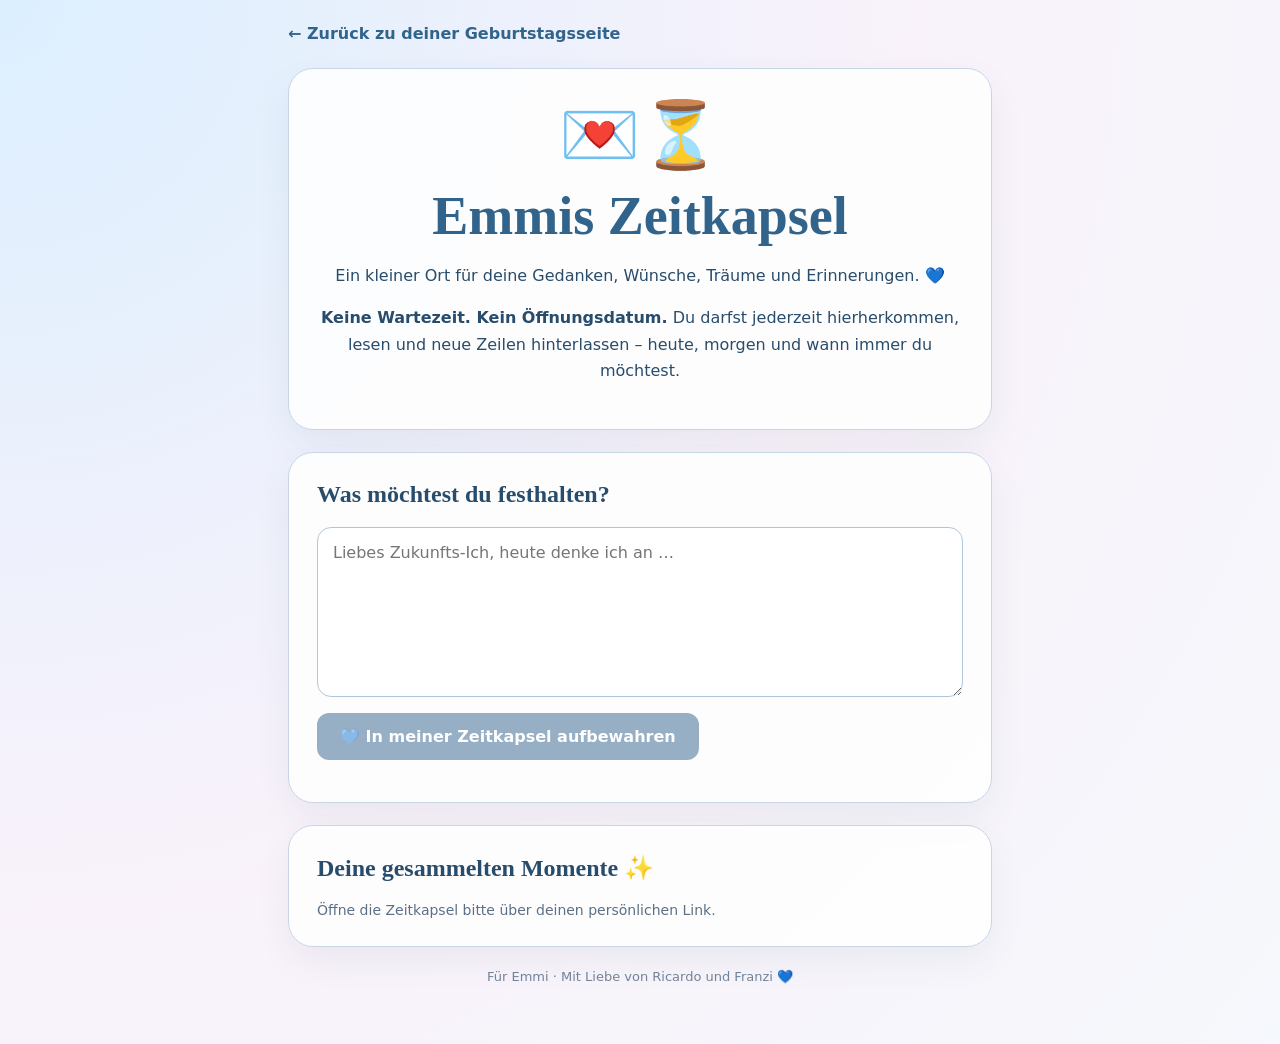
<file: zeitkapsel.html>
<!doctype html><html lang="de"><head><meta charset="utf-8"><meta name="viewport" content="width=device-width,initial-scale=1"><title>Emmis Zeitkapsel 💙</title><style>*{box-sizing:border-box}body{margin:0;background:radial-gradient(circle at top left,#dcefff,#f9f2fa 55%,#f5f8fc);font-family:system-ui,sans-serif;color:#284c6b}.wrap{max-width:740px;margin:auto;padding:24px 18px 60px}a{color:#32648b}.back{display:inline-block;margin-bottom:25px;text-decoration:none;font-weight:700}.hero,.panel{background:#ffffffde;border:1px solid #c8d5e4;border-radius:25px;padding:28px;margin-bottom:22px;box-shadow:0 14px 35px #34506a12}.hero{text-align:center}.symbol{font-size:65px}h1{font-family:Georgia,serif;font-size:clamp(36px,7vw,54px);margin:12px 0;color:#32648b}h2{font-family:Georgia,serif;margin-top:0}p{line-height:1.65}textarea{width:100%;min-height:170px;resize:vertical;padding:15px;border:1px solid #afc6db;border-radius:14px;font:inherit;color:#243d59;background:#fff}button{border:0;border-radius:12px;background:#32648b;color:white;padding:14px 23px;font:inherit;font-weight:700;cursor:pointer;margin-top:12px}button:disabled{opacity:.5}.entry{border-top:1px solid #dce5ee;padding:19px 0;white-space:pre-wrap;line-height:1.65;overflow-wrap:anywhere}.date{display:block;font-size:12px;color:#718399;margin-bottom:8px}.status{color:#5c7085;font-size:14px}footer{text-align:center;font-size:13px;color:#718399}</style></head><body><div class="wrap"><a class="back" id="back" href="index.html">← Zurück zu deiner Geburtstagsseite</a><section class="hero"><div class="symbol">💌⏳</div><h1>Emmis Zeitkapsel</h1><p>Ein kleiner Ort für deine Gedanken, Wünsche, Träume und Erinnerungen. 💙</p><p><strong>Keine Wartezeit. Kein Öffnungsdatum.</strong> Du darfst jederzeit hierherkommen, lesen und neue Zeilen hinterlassen – heute, morgen und wann immer du möchtest.</p></section><section class="panel"><h2>Was möchtest du festhalten?</h2><textarea id="entry" maxlength="4000" placeholder="Liebes Zukunfts-Ich, heute denke ich an …"></textarea><button id="save">💙 In meiner Zeitkapsel aufbewahren</button><p class="status" id="status" role="status"></p></section><section class="panel"><h2>Deine gesammelten Momente ✨</h2><div id="entries" class="status">Deine Zeitkapsel wird geladen …</div></section><footer>Für Emmi · Mit Liebe von Ricardo und Franzi 💙</footer></div><script>const params=new URLSearchParams(location.search);const token=params.get('guest')||sessionStorage.getItem('emmi_guest')||'';if(token){sessionStorage.setItem('emmi_guest',token);document.getElementById('back').href='index.html?guest='+encodeURIComponent(token)}const api='https://braywvlvutkofkiycmpl.supabase.co/functions/v1/emmi-zeitkapsel';const status=document.getElementById('status'),entries=document.getElementById('entries'),save=document.getElementById('save');async function call(action,eintrag){const r=await fetch(api,{method:'POST',headers:{'content-type':'application/json','x-guest-token':token},body:JSON.stringify({action,eintrag})});const d=await r.json();if(!r.ok)throw Error(d.error||'Fehler');return d}async function load(){if(!token){entries.textContent='Öffne die Zeitkapsel bitte über deinen persönlichen Link.';save.disabled=true;return}try{const d=await call('list');entries.replaceChildren();if(!d.entries.length){entries.textContent='Noch ist hier Platz für deinen allerersten Gedanken. 💙';return}for(const item of d.entries){const el=document.createElement('article');el.className='entry';const date=document.createElement('span');date.className='date';date.textContent=new Date(item.created_at).toLocaleString('de-DE',{dateStyle:'medium',timeStyle:'short'});const content=document.createElement('div');content.textContent=item.eintrag;el.append(date,content);entries.append(el)}}catch(e){entries.textContent='Laden fehlgeschlagen: '+e.message}}save.addEventListener('click',async()=>{const value=document.getElementById('entry').value.trim();if(!value){status.textContent='Schreib zuerst ein paar Worte hinein.';return}save.disabled=true;status.textContent='Dein Eintrag wird gespeichert …';try{await call('add',value);document.getElementById('entry').value='';status.textContent='Gespeichert! 💙 Du kannst ihn jederzeit wieder lesen.';await load()}catch(e){status.textContent='Speichern fehlgeschlagen: '+e.message}finally{save.disabled=false}});load();</script></body></html>
</file>
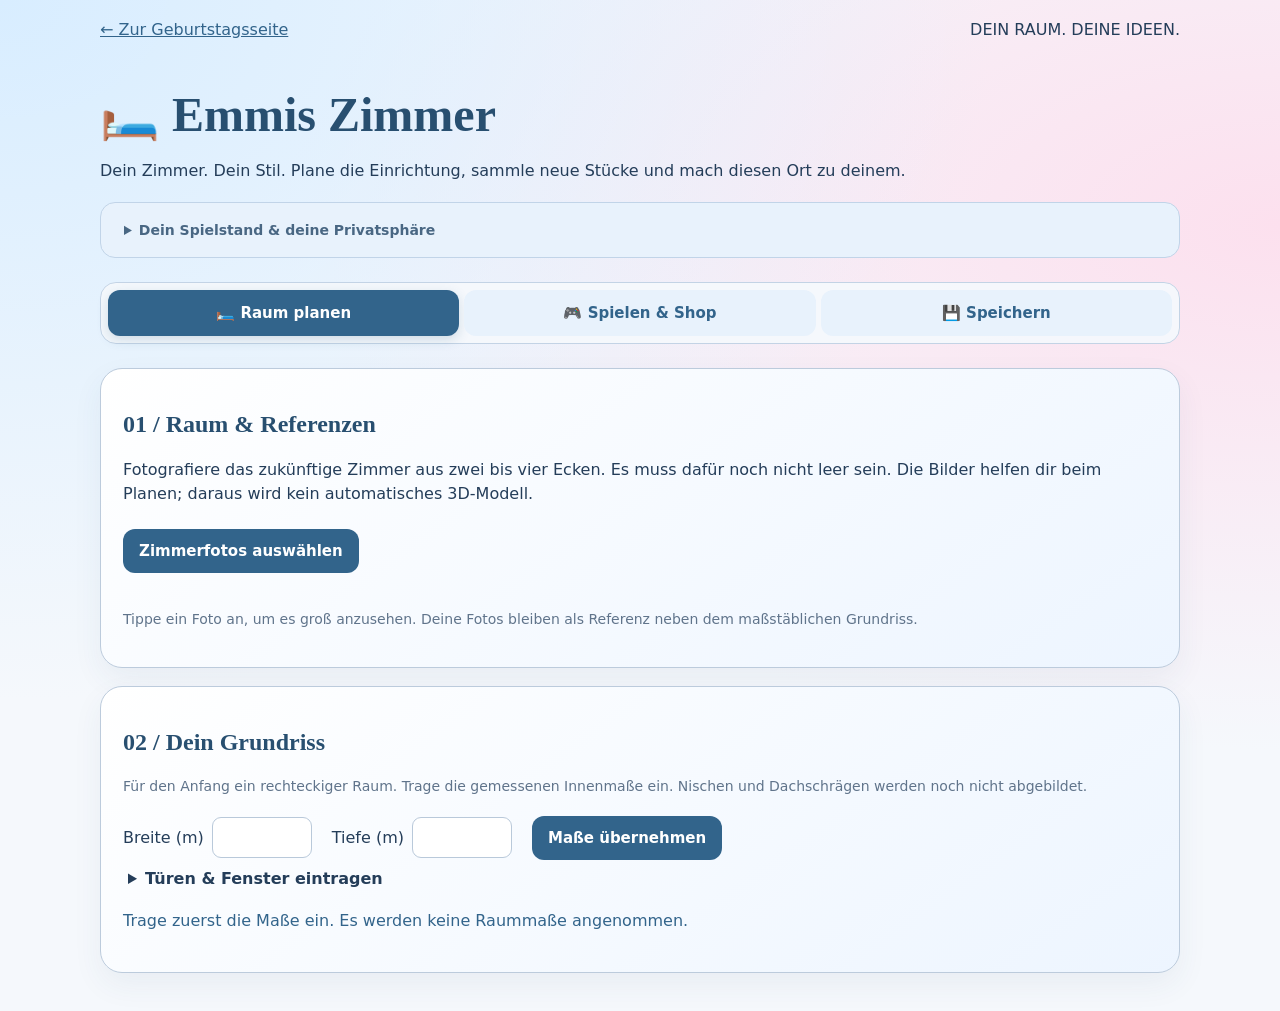
<file: zimmer.html>
<!doctype html>
<html lang="de"><meta charset="utf-8"><meta name="viewport" content="width=device-width,initial-scale=1"><title>Emmis Zimmer · gestalten & entdecken</title>
<style>
*{box-sizing:border-box}body{margin:0;background:#edf2f6;color:#243d59;font:16px system-ui,sans-serif}header,main{max-width:1120px;margin:auto;padding:20px}header{display:flex;justify-content:space-between;align-items:center;gap:15px}a{color:#32648b}h1,h2{font-family:Georgia,serif}h1{font-size:clamp(30px,5vw,48px);margin:8px 0}p{line-height:1.55}.card{background:#fff;border:1px solid #c9d4e0;border-radius:22px;padding:22px;margin-bottom:18px;box-shadow:0 10px 30px #28426008}button,.btn{border:0;border-radius:12px;padding:12px 16px;background:#32648b;color:white;font:600 15px system-ui;cursor:pointer;min-height:44px}button.secondary{background:#e9eff5;color:#284c6b}button:disabled{opacity:.45;cursor:default}input,select{font:inherit;max-width:100%;padding:10px;border:1px solid #b9c9da;border-radius:9px}input[type=number]{width:100px}input[type=color]{padding:3px;width:60px}label{display:inline-flex;gap:8px;align-items:center;margin:6px 10px 6px 0;flex-wrap:wrap}.row{display:flex;gap:10px;flex-wrap:wrap;align-items:center}.muted{color:#60748b;font-size:14px}.layout{display:grid;grid-template-columns:minmax(0,1fr) 300px;gap:18px}#room{position:relative;background:repeating-linear-gradient(90deg,#c5aa89 0 30px,#bda17e 30px 32px);border:10px solid #d7dce1;width:100%;touch-action:none;overflow:hidden;min-height:180px;box-shadow:inset 0 0 30px #0002}#room:before{content:'DRAUFSICHT · MASSSTÄBLICH';position:absolute;bottom:4px;left:6px;font-size:10px;letter-spacing:1px;color:#ffffffc0;pointer-events:none}.furniture{position:absolute;border:1px solid #0003;border-radius:5px;box-shadow:2px 4px 5px #0003;display:flex;align-items:center;justify-content:center;cursor:grab;user-select:none;touch-action:none;color:#28333b;text-align:center;font-size:11px;line-height:1.1;padding:3px;overflow:hidden}.furniture.selected{outline:3px solid #32648b;outline-offset:2px;z-index:3}.bed{background:linear-gradient(0deg,#b6c5cc 0 78%,#f3f1e9 78%);border:5px solid #8a735f}.desk{background:linear-gradient(90deg,#9d7958,#c4a482,#a98460);border-radius:3px}.wardrobe{background:linear-gradient(90deg,#eee9de 49%,#9b9388 49% 51%,#eee9de 51%)}.rug{background:repeating-linear-gradient(45deg,#dbd2c6 0 4px,#c8bdad 4px 7px);border-radius:30%;box-shadow:none}.chair{background:#41545f;border:5px solid #26333c;border-radius:35%}.plant{background:radial-gradient(ellipse,#466e43,#7c9b61 55%,#70523a 58%);border-radius:50%;color:white}.lamp{border-radius:50%;background:radial-gradient(circle,#fff4b4,#d4b67a);box-shadow:0 0 18px #ffe5a5}.shelf{background:repeating-linear-gradient(90deg,#e9dfd1 0 15px,#886a50 15px 18px)}.neon{background:#4c3e57;color:#ffd0eb;text-shadow:0 0 5px #ff83ce;border:2px solid #dc9abe}.opening{position:absolute;background:#cfe9f7;border:2px solid #82aac1;pointer-events:none;z-index:4;font-size:10px;color:#25445a;text-align:center}.door{background:#e7c8a4;border-color:#9e7a56}.photo-grid{display:flex;gap:12px;overflow:auto;padding:8px 0}.photo{flex:0 0 155px}.photo img{width:155px;height:110px;object-fit:cover;border-radius:12px;cursor:pointer}.photo button{font-size:12px;padding:6px;min-height:32px;width:100%}.catalog{display:grid;grid-template-columns:1fr 1fr;gap:8px}.catalog button{background:#eef3f8;color:#243d59;text-align:left;font-size:13px;padding:10px}.games{display:grid;grid-template-columns:repeat(3,1fr);gap:12px}.gamecard{padding:20px;border:1px solid #cfdae5;border-radius:16px;background:linear-gradient(140deg,#f6faff,#fceef5)}.gamecard h3{margin-top:0}dialog{border:1px solid #bbccdc;border-radius:22px;padding:24px;max-width:560px;width:calc(100% - 24px);max-height:90dvh;overflow:auto;color:#243d59}dialog::backdrop{background:#15283db3}#board{display:grid;gap:7px;margin:20px 0}.memory{grid-template-columns:repeat(4,1fr)}.memory button{font-size:26px;min-height:65px}.puzzle{grid-template-columns:repeat(3,1fr)}.puzzle button{min-height:70px;font-size:24px;background:#72698e}.puzzle .empty{visibility:hidden}#reaction{width:100%;min-height:140px;font-size:24px}.status{min-height:24px;color:#32648b}#photo-view img{max-width:100%;max-height:65vh;object-fit:contain}details summary{cursor:pointer;font-weight:700;padding:5px}button:focus-visible,a:focus-visible,input:focus-visible,select:focus-visible{outline:3px solid #d579a6;outline-offset:3px}[hidden]{display:none!important}@media(max-width:760px){.layout{grid-template-columns:1fr}.games{grid-template-columns:1fr}header,main{padding:14px}.card{padding:16px}.catalog{grid-template-columns:repeat(3,1fr)}}
@media print{header,.controls,#adventure,#photos,.toolbar,aside,details{display:none!important}.layout{display:block}.card{box-shadow:none}#room{width:650px}}
</style><style>.shop-item{padding:16px;background:#f8f5ef;border:1px solid #d7cbd7;border-radius:16px}.shop-item h4{margin:0 0 8px}.furniture.beanbag{background:radial-gradient(ellipse at 35% 25%,#e0cad4,#a57f95);border-radius:42%}.furniture.pillows{background:linear-gradient(45deg,#c4a3b8,#e9d8dd);border:5px solid #d6bdcd;border-radius:25%}.furniture.stereo{background:repeating-radial-gradient(circle at 25% 50%,#333 0 5px,#b1a797 6px 9px,#333 10px 15px);color:white}.furniture.sidetable{background:radial-gradient(ellipse,#caa984,#947353);border-radius:50%}.furniture.mirror{background:linear-gradient(130deg,#c0dce3,#eef9ff,#9cb8c8);border:4px solid #a88d69}.furniture.terrarium{background:radial-gradient(ellipse,#78a165,#c6d7bb 65%,#9dbab3);border:3px solid #72938b;border-radius:40%}.furniture.art{background:linear-gradient(40deg,#b590a5,#e0c4a5,#7e9aa3);border:4px solid #eee5d8}.furniture.petbed{border-radius:40%;background:#c4ac92;border:5px solid #ac9075}.furniture.petcat,.furniture.petdog,.furniture.petguinea,.furniture.petrabbit{background:#ece2d3;border-radius:40%;font-size:18px}progress{accent-color:#a06a8a}#coin-balance{background:#f9edce;padding:10px 15px;border-radius:20px}</style>
<link rel="stylesheet" href="assets/studio.css?v=blue1"><header><a id="back" href="index.html">← Zur Geburtstagsseite</a><span>DEIN RAUM. DEINE IDEEN.</span></header>
<main><h1>🛏️ Emmis Zimmer</h1><p>Dein Zimmer. Dein Stil. Plane die Einrichtung, sammle neue Stücke und mach diesen Ort zu deinem.</p>
<details class="privacy-note"><summary>Dein Spielstand & deine Privatsphäre</summary><p class="muted">Deine Zimmerfotos werden nicht hochgeladen. Fotos bleiben in diesem Browser. Einrichtung und Spielfortschritt werden zunächst lokal gespeichert; die verschlüsselte Online-Sicherung kannst du unten aktivieren. Andere Geburtstagsgäste sehen sie nicht. Wer dieses Gerät und denselben Browser benutzt, kann sie sehen. Beim Löschen der Browserdaten gehen sie verloren. Eine Sicherung kannst du unten herunterladen.</p><p id="storage-status" class="status" role="status"></p></details><div class="studio-tabs" role="tablist" aria-label="Studio-Bereiche"><button type="button" role="tab" id="tab-plan" aria-selected="true" data-studio="plan" aria-controls="photos room-planning">🛏️ Raum planen</button><button type="button" role="tab" id="tab-play" aria-selected="false" data-studio="play" aria-controls="adventure room-life">🎮 Spielen & Shop</button><button type="button" role="tab" id="tab-save" aria-selected="false" data-studio="save" aria-controls="cloud-room room-backup">💾 Speichern</button></div>
<section class="card" id="photos"><h2>01 / Raum & Referenzen</h2><p>Fotografiere das zukünftige Zimmer aus zwei bis vier Ecken. Es muss dafür noch nicht leer sein. Die Bilder helfen dir beim Planen; daraus wird kein automatisches 3D-Modell.</p><label class="btn"> Zimmerfotos auswählen<input id="photo-input" type="file" accept="image/*" multiple hidden></label><div id="photo-list" class="photo-grid"></div><p class="muted">Tippe ein Foto an, um es groß anzusehen. Deine Fotos bleiben als Referenz neben dem maßstäblichen Grundriss.</p></section>
<section class="card" id="room-planning"><h2>02 / Dein Grundriss</h2><p class="muted">Für den Anfang ein rechteckiger Raum. Trage die gemessenen Innenmaße ein. Nischen und Dachschrägen werden noch nicht abgebildet.</p>
<form id="dimensions"><div class="row"><label>Breite (m)<input id="room-w" type="number" min="1" max="20" step=".01" required></label><label>Tiefe (m)<input id="room-h" type="number" min="1" max="20" step=".01" required></label><button>Maße übernehmen</button></div></form>
<details class="controls"><summary>Türen & Fenster eintragen</summary><form id="opening-form"><label>Art<select id="opening-type"><option value="window">Fenster</option><option value="door">Tür</option></select></label><label>Wand<select id="opening-wall"><option value="top">Oben</option><option value="right">Rechts</option><option value="bottom">Unten</option><option value="left">Links</option></select></label><label>Abstand von links / oben (m)<input id="opening-pos" type="number" value="0" min="0" step=".01" required></label><label>Breite (m)<input id="opening-size" type="number" value=".9" min=".2" max="5" step=".01" required></label><button>Hinzufügen</button></form><div id="openings"></div></details>
<p id="room-hint" class="status" role="status">Trage zuerst die Maße ein. Es werden keine Raummaße angenommen.</p>
<div id="planner" hidden><div class="row controls"><label>Wandfarbe<input id="wall-color" type="color" value="#d7dce1"></label><label>Boden<select id="floor"><option value="wood">Eiche</option><option value="light">Helles Holz</option><option value="dark">Dunkles Holz</option></select></label><button id="print" class="secondary">Plan drucken</button></div>
<div class="layout"><div><div id="room" aria-label="Zimmergrundriss"></div><p class="muted">Möbel mit dem Finger oder der Maus verschieben. Oder ein Möbel antippen und seine Position unten eingeben. Maße in Zentimetern; Überlappungen sind erlaubt und werden gemeldet.</p><div id="selection" class="card controls" hidden><strong id="selected-name"></strong><div><label>X (cm)<input id="item-x" type="number" min="0"></label><label>Y (cm)<input id="item-y" type="number" min="0"></label><label>Breite (cm)<input id="item-w" type="number" min="10" max="500"></label><label>Tiefe (cm)<input id="item-h" type="number" min="10" max="500"></label></div><div class="row"><button id="apply-item">Ändern</button><button id="rotate" class="secondary">↻ Drehen</button><button id="remove-item" class="secondary">Entfernen</button></div></div></div><aside><h3>Deine Einrichtung</h3><p class="muted">Grundmöbel sind sofort da. Extras erspielst du hinter der geheimen Tür. Die Möbel sind digitale Planungselemente, keine echten Sachgeschenke.</p><div id="catalog" class="catalog"></div></aside></div></div></section>
<section class="card" id="adventure"><h2>🔐 Dein Spielraum</h2><p>Hier gibt es keine Käufe und keinen Zeitdruck. Gewinne neue Möbel und Deko für dein Zimmer. Du darfst beliebig oft spielen.</p><button id="open-door"> Spielraum öffnen</button><div id="game-list" class="games" hidden style="margin-top:18px"><article class="gamecard"><h3>Paare finden</h3><p>Finde alle sechs Paare.</p><p> Ein gemütlicher Teppich</p><button data-game="memory">Memory spielen</button><p id="reward-memory"></p></article><article class="gamecard"><h3>Alles an seinen Platz</h3><p>Sortiere die Zahlen von 1 bis 8 im Schiebepuzzle.</p><p> Eine Zimmerpflanze & ein Regal</p><button data-game="puzzle">Puzzle spielen</button><p id="reward-puzzle"></p></article><article class="gamecard"><h3>Der richtige Moment</h3><p>Tippe nach dem grünen Signal in drei Runden jeweils unter einer Sekunde.</p><p> Ein Neonbild & eine Leuchte</p><button data-game="reaction">Reaktion testen</button><p id="reward-reaction"></p></article></div></section>

<section class="card" id="room-life"><div class="row" style="justify-content:space-between"><h2>✨ Neue Stücke. Neue Ideen.</h2><strong id="coin-balance">0 Zimmermünzen</strong></div><p class="muted">Nur Spielgeld. Keine Käufe mit echtem Geld, keine Werbung und keine Strafe für Pausen.</p>
<div class="games"><article class="gamecard"><h3>🎁 Dein tägliches Extra</h3><p>Einmal am Kalendertag gibt es eine kleine kostenlose Überraschung.</p><button id="daily-box">Extra öffnen</button><p id="daily-status" role="status"></p></article>
<article class="gamecard"><h3> Deine Wochenaufgabe</h3><p id="weekly-task"></p><progress id="weekly-progress" max="1" value="0" style="width:100%"></progress><p id="weekly-count"></p><button id="weekly-claim">Belohnung abholen</button><p id="weekly-status" role="status"></p></article>
<article class="gamecard"><h3> Spielen lohnt sich</h3><p>Für die ersten fünf gewonnenen Spiele am Tag bekommst du je 8 Münzen. Danach kannst du weiter zum Spaß spielen.</p><p id="play-count"></p><a href="#adventure">Zu den Minispielen ↓</a></article></div>
<h3> Einrichtung für deinen Stil</h3><p class="muted">Einmal freischalten, beliebig oft im Zimmer verwenden. Die Maße lassen sich wie bei den Grundmöbeln ändern.</p><div id="room-shop" class="games"></div><p id="shop-status" role="status"></p>
<h3>🐾 Deine Mitbewohner</h3><div id="pet-adopt"><p>Wer soll bei dir einziehen? Du kannst mehrere Tiere aufnehmen. Die Adoption kostet keine Münzen.</p><label>Tier<select id="pet-kind"><option value="cat">Katze</option><option value="guinea">Meerschweinchen</option><option value="rabbit">Kaninchen</option></select></label><label>Name<input id="pet-name" maxlength="24" placeholder="Wie heißt dein Tier?"></label><button id="adopt-pet">Einziehen lassen</button></div>
<div id="pet-home" hidden><label>Um welches Tier möchtest du dich kümmern?<select id="pet-select"></select></label><div id="pet-art" style="font-size:72px;text-align:center" aria-hidden="true"></div><h3 id="pet-title"></h3><p id="pet-mood" role="status"></p><div class="row"><button id="pet-feed"> Füttern</button><button id="pet-play"> Spielen</button><button id="pet-rest"> Kuschelpause</button><button id="pet-place" class="secondary">Im Zimmer platzieren</button></div><p class="muted">Deine Tiere sind auch nach einer Pause gut versorgt. Komm vorbei, wann es dir passt.</p><details><summary>Name ändern</summary><label>Neuer Name<input id="pet-rename" maxlength="24"></label><button id="rename-pet">Speichern</button></details></div></section><section class="card" id="cloud-room"><h2>Auf mehreren Geräten weiterspielen</h2><p>Dein Zimmer, Münzen, Möbel und Haustier können verschlüsselt in unserem Supabase-Speicher gesichert werden. Deine Zimmerfotos bleiben ausschließlich auf dem jeweiligen Gerät.</p><p class="muted">Dein persönlicher Zimmercode öffnet und entschlüsselt deinen Spielstand. Bewahre ihn privat auf und teile ihn nicht mit den Geburtstagsgästen. Ohne ihn können wir den verschlüsselten Spielstand nicht wiederherstellen.</p><div class="row"><button id="cloud-create">Meinen Online-Spielstand anlegen</button><button id="cloud-load" class="secondary" hidden>Online-Spielstand laden</button><button id="cloud-save" class="secondary" hidden>Jetzt online speichern</button></div><details style="margin-top:16px"><summary>Auf einem anderen Gerät verbinden</summary><label>Persönlicher Zimmercode<input id="cloud-input" type="password" autocomplete="off" spellcheck="false" placeholder="Deinen Zimmercode einfügen" style="width:min(100%,500px)"></label><button id="cloud-connect">Mit diesem Spielstand verbinden</button></details><div id="cloud-key-panel" hidden><p><strong>Dein persönlicher Zimmercode</strong></p><input id="cloud-key" type="password" readonly autocomplete="off" style="width:100%;font-family:monospace"><div class="row" style="margin-top:10px"><button id="cloud-show" class="secondary">Code anzeigen</button><button id="cloud-copy" class="secondary">Code kopieren</button></div></div><p id="cloud-status" class="status" role="status">Online-Speicherung ist freiwillig. Ohne Aktivierung bleibt alles auf diesem Gerät.</p></section><section class="card" id="room-backup"><h2>Deinen Entwurf sichern</h2><p class="muted">Änderungen werden automatisch gespeichert. Lade zusätzlich eine Sicherung mit Fotos, Raum und Freischaltungen herunter, um sie später auch auf einem anderen Gerät zu öffnen. Bewahre sie privat auf.</p><div class="row"><button id="export">Sicherung herunterladen</button><label class="btn">Sicherung einlesen<input type="file" id="import" accept="application/json" hidden></label></div><p id="backup-status" role="status"></p></section>
</main><dialog id="game-dialog"><div class="row" style="justify-content:space-between"><h2 id="game-title"></h2><button id="close-game" class="secondary">Schließen</button></div><p id="game-help"></p><div id="board"></div><p id="game-status" class="status" role="status"></p><button id="restart">Neu starten</button></dialog>
<dialog id="photo-view"><button id="close-photo">Schließen</button><p><img alt="Dein Zimmerfoto"></p></dialog>
<script>
'use strict';
const $=id=>document.getElementById(id);
const token=new URLSearchParams(location.search).get('guest')||sessionStorage.getItem('emmi_guest');if(token)$('back').href='index.html?guest='+encodeURIComponent(token);
const initial=()=>({version:1,w:null,h:null,wall:'#d7dce1',floor:'wood',items:[],openings:[],unlocked:[],photos:[],door:false});
let state=initial(),db,selected=null,saveQueue=Promise.resolve(),game='',timer=null,drag=null;
const defs={bed:{name:'Bett',w:100,h:200},desk:{name:'Schreibtisch',w:120,h:60},wardrobe:{name:'Schrank',w:150,h:60},chair:{name:'Sessel',w:75,h:75},rug:{name:'Teppich',w:160,h:120,reward:'memory'},plant:{name:'Pflanze',w:40,h:40,reward:'puzzle'},shelf:{name:'Regal',w:100,h:35,reward:'puzzle'},neon:{name:'Neonbild',w:70,h:15,reward:'reaction'},lamp:{name:'Leuchte',w:35,h:35,reward:'reaction'}};
function message(s){$('room-hint').textContent=s}
async function init(){try{db=await new Promise((resolve,reject)=>{const r=indexedDB.open('emmi-room-v1',1);r.onupgradeneeded=()=>r.result.createObjectStore('room');r.onsuccess=()=>resolve(r.result);r.onerror=()=>reject(r.error)});const stored=await new Promise((resolve,reject)=>{const r=db.transaction('room').objectStore('room').get('state');r.onsuccess=()=>resolve(r.result);r.onerror=()=>reject(r.error)});if(stored)state=stored;$('storage-status').textContent='Lokaler Speicher bereit.'}catch{$('storage-status').textContent='Speichern ist in diesem Browser nicht verfügbar. Nutze eine Sicherung, bevor du die Seite schließt.'}render()}
function persist(){const copy=structuredClone(state);saveQueue=saveQueue.catch(()=>{}).then(()=>new Promise((resolve,reject)=>{if(!db){resolve();return}const tx=db.transaction('room','readwrite');tx.objectStore('room').put(copy,'state');tx.oncomplete=()=>{$('storage-status').textContent='Auf diesem Gerät gespeichert.';resolve()};tx.onerror=()=>{$('storage-status').textContent='Speichern fehlgeschlagen – bitte eine Sicherung herunterladen.';reject(tx.error)}}));return saveQueue}
function clamp(i){i.w=Math.min(i.w,state.w);i.h=Math.min(i.h,state.h);i.x=Math.max(0,Math.min(i.x,state.w-i.w));i.y=Math.max(0,Math.min(i.y,state.h-i.h))}
function render(){const ready=!!(state.w&&state.h);$('planner').hidden=!ready;$('room-w').value=ready?state.w/100:'';$('room-h').value=ready?state.h/100:'';$('wall-color').value=state.wall;$('floor').value=state.floor;$('game-list').hidden=!state.door;
$('openings').replaceChildren();state.openings.forEach((o,n)=>{const row=document.createElement('p');row.textContent=(o.type==='door'?'Tür':'Fenster')+' · '+({top:'oben',right:'rechts',bottom:'unten',left:'links'}[o.wall])+' · '+o.size+' cm ';const b=document.createElement('button');b.className='secondary';b.textContent='Entfernen';b.onclick=()=>{state.openings.splice(n,1);persist();render()};row.append(b);$('openings').append(row)});
$('catalog').replaceChildren();for(const [type,d] of Object.entries(defs)){const b=document.createElement('button'),unlocked=!d.reward||state.unlocked.includes(d.reward);b.textContent=(unlocked?'＋ ':'🔒 ')+d.name;b.disabled=!unlocked;b.onclick=()=>{const i={id:crypto.randomUUID(),type,w:d.w,h:d.h,x:0,y:0};clamp(i);state.items.push(i);selected=i.id;persist();renderRoom();selection()};$('catalog').append(b)}
for(const n of ['memory','puzzle','reaction'])$('reward-'+n).textContent=state.unlocked.includes(n)?'✓ Bereits freigeschaltet':'Noch zu entdecken';
renderPhotos();if(ready){renderRoom();selection();message('Dein Raum: '+state.w/100+' × '+state.h/100+' m.')} }
function renderRoom(){const r=$('room');r.replaceChildren();r.style.aspectRatio=state.w+'/'+state.h;r.style.borderColor=state.wall;const tones={wood:['#c5aa89','#bda17e'],light:['#e4d7bd','#d5c8b0'],dark:['#78604d','#67503e']},t=tones[state.floor]||tones.wood;r.style.background='repeating-linear-gradient(90deg,'+t[0]+' 0 30px,'+t[1]+' 30px 32px)';
for(const i of state.items){const el=document.createElement('div');el.className='furniture '+i.type+(selected===i.id?' selected':'');el.dataset.id=i.id;el.tabIndex=0;el.setAttribute('role','button');el.setAttribute('aria-label',defs[i.type].name+' auswählen');Object.assign(el.style,{left:i.x/state.w*100+'%',top:i.y/state.h*100+'%',width:i.w/state.w*100+'%',height:i.h/state.h*100+'%',zIndex:i.type==='rug'?'0':'1'});el.textContent=defs[i.type].name;el.onpointerdown=e=>{selected=i.id;selection();document.querySelectorAll('.furniture').forEach(n=>n.classList.toggle('selected',n.dataset.id===i.id));el.setPointerCapture(e.pointerId);const rect=r.getBoundingClientRect();drag={i,x:e.clientX,y:e.clientY,ix:i.x,iy:i.y,sx:(rect.width-20)/state.w,sy:(rect.height-20)/state.h}};el.onpointermove=e=>{if(!drag||drag.i!==i)return;i.x=Math.round(drag.ix+(e.clientX-drag.x)/drag.sx);i.y=Math.round(drag.iy+(e.clientY-drag.y)/drag.sy);clamp(i);el.style.left=i.x/state.w*100+'%';el.style.top=i.y/state.h*100+'%';selection()};const finish=()=>{if(!drag)return;drag=null;persist();overlaps()};el.onpointerup=finish;el.onpointercancel=finish;el.onkeydown=e=>{if(e.key==='Enter'||e.key===' '){e.preventDefault();selected=i.id;selection();renderRoom()}};r.append(el)}
for(const o of state.openings){const el=document.createElement('div');el.className='opening '+(o.type==='door'?'door':'');el.textContent=o.type==='door'?'Tür':'Fenster';const horiz=['top','bottom'].includes(o.wall);el.style[o.wall]='0';if(horiz){el.style.left=o.pos/state.w*100+'%';el.style.width=o.size/state.w*100+'%';el.style.height='9px'}else{el.style.top=o.pos/state.h*100+'%';el.style.height=o.size/state.h*100+'%';el.style.width='9px'}r.append(el)}}
function selection(){const i=state.items.find(x=>x.id===selected);$('selection').hidden=!i;if(!i)return;$('selected-name').textContent=defs[i.type].name;for(const k of ['x','y','w','h'])$('item-'+k).value=i[k]}
function overlaps(){const a=state.items.filter(i=>!['rug','neon'].includes(i.type));const hit=a.some((i,n)=>a.slice(n+1).some(j=>i.x<j.x+j.w&&i.x+i.w>j.x&&i.y<j.y+j.h&&i.y+i.h>j.y));message(hit?'Hinweis: Einige Möbel überlappen sich. Prüfe auch den Platz vor Türen.':'Einrichtung gespeichert. Den Öffnungsbereich von Türen bitte selbst freihalten.')}
$('dimensions').onsubmit=e=>{e.preventDefault();state.w=Math.round(Number($('room-w').value)*100);state.h=Math.round(Number($('room-h').value)*100);state.items.forEach(clamp);state.openings=state.openings.filter(o=>o.pos+o.size<=(['top','bottom'].includes(o.wall)?state.w:state.h));persist();render()};
$('opening-form').onsubmit=e=>{e.preventDefault();if(!state.w)return message('Bitte zuerst die Raummaße eintragen.');const o={type:$('opening-type').value,wall:$('opening-wall').value,pos:Math.round(Number($('opening-pos').value)*100),size:Math.round(Number($('opening-size').value)*100)};if(o.pos+o.size>(['top','bottom'].includes(o.wall)?state.w:state.h))return message('Tür oder Fenster passt mit diesem Abstand nicht an die Wand.');state.openings.push(o);persist();render()};
$('wall-color').oninput=e=>{state.wall=e.target.value;$('room').style.borderColor=state.wall;persist()};$('floor').onchange=e=>{state.floor=e.target.value;persist();renderRoom()};
$('apply-item').onclick=()=>{const i=state.items.find(x=>x.id===selected);if(!i)return;for(const k of ['x','y','w','h']){const v=Number($('item-'+k).value);if(!Number.isFinite(v)||(k==='w'||k==='h')&&(v<10||v>500))return message('Bitte gültige Möbelmaße zwischen 10 und 500 cm eintragen.');i[k]=Math.round(v)}clamp(i);persist();renderRoom();selection();overlaps()};
$('rotate').onclick=()=>{const i=state.items.find(x=>x.id===selected);if(!i)return;[i.w,i.h]=[i.h,i.w];clamp(i);persist();renderRoom();selection();overlaps()};
$('remove-item').onclick=()=>{state.items=state.items.filter(x=>x.id!==selected);selected=null;persist();renderRoom();selection()};$('print').onclick=()=>print();
async function photoData(file){if(!file.type.startsWith('image/'))throw Error('Bitte ein Bild auswählen.');if(file.size>20e6)throw Error('Bitte Fotos unter 20 MB auswählen.');const bitmap=await createImageBitmap(file);const factor=Math.min(1,1600/Math.max(bitmap.width,bitmap.height));const c=document.createElement('canvas');c.width=Math.round(bitmap.width*factor);c.height=Math.round(bitmap.height*factor);c.getContext('2d').drawImage(bitmap,0,0,c.width,c.height);bitmap.close();return c.toDataURL('image/jpeg',.82)}
$('photo-input').onchange=async e=>{try{for(const f of e.target.files){if(state.photos.length>=8)throw Error('Bis zu acht Referenzfotos sind möglich.');state.photos.push({id:crypto.randomUUID(),data:await photoData(f)})}await persist()}catch(err){$('storage-status').textContent=err.message+' Bereits hinzugefügte Bilder bleiben erhalten.'}renderPhotos();e.target.value=''};
function renderPhotos(){$('photo-list').replaceChildren();state.photos.forEach((p,n)=>{const tile=document.createElement('div');tile.className='photo';const img=document.createElement('img');img.src=p.data;img.alt='Zimmeransicht '+(n+1);img.tabIndex=0;const open=()=>{$('photo-view').querySelector('img').src=p.data;$('photo-view').showModal()};img.onclick=open;img.onkeydown=e=>{if(e.key==='Enter')open()};const b=document.createElement('button');b.className='secondary';b.textContent='Foto entfernen';b.onclick=()=>{state.photos=state.photos.filter(x=>x.id!==p.id);persist();renderPhotos()};tile.append(img,b);$('photo-list').append(tile)})}
$('close-photo').onclick=()=>$('photo-view').close();
$('open-door').onclick=()=>{state.door=!state.door;persist();$('game-list').hidden=!state.door};
function win(){if(!state.unlocked.includes(game))state.unlocked.push(game);persist();render();$('game-status').textContent='Geschafft! Deine neue Einrichtung ist jetzt im Möbelmenü freigeschaltet. 🎉'}
function shuffle(a){for(let i=a.length-1;i>0;i--){let j=Math.floor(Math.random()*(i+1));[a[i],a[j]]=[a[j],a[i]]}return a}
document.querySelectorAll('[data-game]').forEach(b=>b.onclick=()=>{game=b.dataset.game;startGame();$('game-dialog').showModal()});
$('close-game').onclick=()=>$('game-dialog').close();$('game-dialog').addEventListener('close',()=>{clearTimeout(timer);timer=null});$('restart').onclick=startGame;
function startGame(){clearTimeout(timer);$('game-status').textContent='';const board=$('board');board.replaceChildren();board.className='';$('game-title').textContent={memory:'Paare finden',puzzle:'Alles an seinen Platz',reaction:'Der richtige Moment'}[game];
if(game==='memory'){$('game-help').textContent='Decke zwei Karten auf. Gleiche Symbole bleiben offen.';board.className='memory';const cards=shuffle(['🌿','💡','🎧','🛏️','🌙','📚','🌿','💡','🎧','🛏️','🌙','📚']);let chosen=[],busy=false,found=0;cards.forEach((v,n)=>{const b=document.createElement('button');b.textContent='?';b.setAttribute('aria-label','Karte '+(n+1)+' aufdecken');b.onclick=()=>{if(busy||b.disabled||chosen.some(c=>c.b===b))return;b.textContent=v;chosen.push({v,b});if(chosen.length===2){if(chosen[0].v===chosen[1].v){chosen.forEach(c=>c.b.disabled=true);chosen=[];if(++found===6)win()}else{busy=true;timer=setTimeout(()=>{chosen.forEach(c=>c.b.textContent='?');chosen=[];busy=false},800)}}};board.append(b)})}
if(game==='puzzle'){$('game-help').textContent='Tippe eine Zahl neben dem freien Feld. Ziel: 1–8, freie Ecke unten rechts.';board.className='puzzle';let tiles=[1,2,3,4,5,6,7,8,0],empty=8,last=-1;for(let n=0;n<90;n++){const options=[empty-3,empty+3,empty%3?empty-1:-1,empty%3<2?empty+1:-1].filter(x=>x>=0&&x<9&&x!==last);const target=options[Math.floor(Math.random()*options.length)];[tiles[target],tiles[empty]]=[tiles[empty],tiles[target]];last=empty;empty=target}if(tiles.every((x,n)=>x===(n+1)%9)){[tiles[7],tiles[8]]=[tiles[8],tiles[7]]}
const paint=()=>{board.replaceChildren();tiles.forEach((v,n)=>{const b=document.createElement('button');b.textContent=v||'';if(!v)b.className='empty';b.onclick=()=>{empty=tiles.indexOf(0);if(Math.abs(Math.floor(empty/3)-Math.floor(n/3))+Math.abs(empty%3-n%3)!==1)return;[tiles[empty],tiles[n]]=[tiles[n],tiles[empty]];paint();if(tiles.every((x,k)=>x===(k+1)%9))win()};board.append(b)})};paint()}
if(game==='reaction'){$('game-help').textContent='Warte auf Grün. Drei Treffer unter je 1000 Millisekunden schalten die Belohnung frei. Zu früh? Einfach erneut starten.';const b=document.createElement('button');b.id='reaction';board.append(b);let phase='start',round=0,at=0;const next=()=>{phase='wait';b.textContent='Warte …';b.style.background='#8c556c';timer=setTimeout(()=>{phase='go';at=performance.now();b.textContent='JETZT!';b.style.background='#39785b'},1400+Math.random()*2100)};b.textContent='Erste Runde starten';b.onclick=()=>{if(phase==='start'){next();return}if(phase==='wait'){clearTimeout(timer);phase='start';round=0;b.textContent='Zu früh – noch einmal';return}if(phase==='go'){const ms=Math.round(performance.now()-at);if(ms<=1000){round++;$('game-status').textContent=round+'/3 · '+ms+' ms';if(round===3){phase='done';b.textContent='Geschafft!';win()}else{phase='start';b.textContent='Nächste Runde starten'}}else{round=0;phase='start';b.textContent=ms+' ms – noch einmal'}}}}}
$('export').onclick=async()=>{await saveQueue.catch(()=>{});const blob=new Blob([JSON.stringify(state)],{type:'application/json'});const url=URL.createObjectURL(blob);const a=document.createElement('a');a.href=url;a.download='Emmis-Zimmer-Sicherung.json';a.click();setTimeout(()=>URL.revokeObjectURL(url),2000);$('backup-status').textContent='Sicherung zum Herunterladen erstellt.'};
function validate(s){if(!s||s.version!==1||!Array.isArray(s.items)||!Array.isArray(s.photos)||!Array.isArray(s.openings)||!Array.isArray(s.unlocked))throw Error('Keine gültige Zimmersicherung.');if((s.w!==null||s.h!==null)&&(!Number.isFinite(s.w)||!Number.isFinite(s.h)||s.w<100||s.w>2000||s.h<100||s.h>2000))throw Error('Ungültige Raummaße.');if(!/^#[a-f0-9]{6}$/i.test(s.wall)||!['wood','light','dark'].includes(s.floor)||s.items.length>100||s.photos.length>8||s.openings.length>50)throw Error('Ungültige Einrichtung.');for(const i of s.items)if(!defs[i.type]||typeof i.id!=='string'||!['x','y','w','h'].every(k=>Number.isFinite(i[k]))||i.w<10||i.h<10)throw Error('Ungültiges Möbelstück.');for(const p of s.photos)if(typeof p.id!=='string'||typeof p.data!=='string'||!p.data.startsWith('data:image/jpeg;base64,')||p.data.length>6e6)throw Error('Ungültiges Zimmerfoto.');for(const o of s.openings)if(!['window','door'].includes(o.type)||!['top','right','bottom','left'].includes(o.wall)||!Number.isFinite(o.pos)||!Number.isFinite(o.size)||o.pos<0||o.size<20||o.pos+o.size>(['top','bottom'].includes(o.wall)?s.w:s.h))throw Error('Ungültige Tür oder Fenster.');if(s.unlocked.some(x=>!['memory','puzzle','reaction'].includes(x)&&!/^shop:(beanbag|pillows|stereo|sidetable|mirror|terrarium|art|petbed)$/.test(x)&&!/^pet:(cat|dog|guinea|rabbit)$/.test(x)))throw Error('Ungültiger Spielstand.');return s}
$('import').onchange=async e=>{try{const f=e.target.files[0];if(!f)return;if(f.size>35e6)throw Error('Sicherung zu groß.');const incoming=validate(JSON.parse(await f.text()));if(!confirm('Aktuelles Zimmer durch diese Sicherung ersetzen?'))return;state=incoming;selected=null;await persist();render();$('backup-status').textContent='Sicherung eingelesen.'}catch(err){$('backup-status').textContent=err.message}e.target.value=''};

const lifeGames=['memory','puzzle','reaction'];
const shopItems=[
{type:'beanbag',name:'Kuschelsitzsack',price:35,w:85,h:85},
{type:'pillows',name:'Bodenkissen',price:20,w:65,h:65},
{type:'stereo',name:'Musikanlage',price:40,w:70,h:35},
{type:'sidetable',name:'Runder Beistelltisch',price:25,w:50,h:50},
{type:'mirror',name:'Standspiegel',price:30,w:65,h:25},
{type:'terrarium',name:'Pflanzenglas',price:25,w:35,h:35},
{type:'art',name:'Abstraktes Wandbild',price:30,w:85,h:15},
{type:'petbed',name:'Gemütliches Tierbett',price:25,w:70,h:55}];
shopItems.forEach(d=>defs[d.type]={name:d.name,w:d.w,h:d.h,reward:'shop:'+d.type});
defs.petcat={name:'🐈 Katze',w:40,h:40,reward:'pet:cat'};defs.petdog={name:'🐕 Hund',w:50,h:45,reward:'pet:dog'};defs.petguinea={name:'Meerschweinchen',w:30,h:25,reward:'pet:guinea'};defs.petrabbit={name:'🐇 Kaninchen',w:35,h:30,reward:'pet:rabbit'};
const petKinds={cat:{label:'Katze',art:'🐈',type:'petcat'},guinea:{label:'Meerschweinchen',art:'🐹',type:'petguinea'},rabbit:{label:'Kaninchen',art:'🐇',type:'petrabbit'},dog:{label:'Hund',art:'🐕',type:'petdog'}};
function dayKey(){return new Intl.DateTimeFormat('sv-SE',{timeZone:'Europe/Berlin',year:'numeric',month:'2-digit',day:'2-digit'}).format(new Date())}
function weekInfo(){const day=dayKey(),date=new Date(day+'T12:00:00Z');const n=(date.getUTCDay()+6)%7;date.setUTCDate(date.getUTCDate()-n);const key=date.toISOString().slice(0,10),seed=Math.floor(date.getTime()/604800000),game=lifeGames[((seed%3)+3)%3];return {key,game,target:game==='puzzle'?1:2}}
function ensureLife(){if(!state.life||typeof state.life!=='object')state.life={};const l=state.life;if(!Number.isFinite(l.coins)||l.coins<0)l.coins=0;l.coins=Math.floor(l.coins);if(!Array.isArray(l.purchases))l.purchases=[];if(!l.daily)l.daily='';if(!l.rewardDay)l.rewardDay='';if(!Number.isInteger(l.rewardCount)||l.rewardCount<0)l.rewardCount=0;if(!l.week||l.week.key!==weekInfo().key)l.week={key:weekInfo().key,counts:{memory:0,puzzle:0,reaction:0},claimed:false};if(!l.week.counts)l.week.counts={memory:0,puzzle:0,reaction:0};if(l.rewardDay!==dayKey()){l.rewardDay=dayKey();l.rewardCount=0}for(const t of l.purchases)if(shopItems.some(x=>x.type===t)&&!state.unlocked.includes('shop:'+t))state.unlocked.push('shop:'+t);if(!Array.isArray(l.pets))l.pets=l.pet?[{...l.pet,id:l.pet.id||crypto.randomUUID()}]:[];l.pets=l.pets.filter(p=>p&&petKinds[p.kind]&&typeof p.name==='string');if(!l.pets.some(p=>p.id===l.activePet))l.activePet=l.pets[0]?.id||null;l.pet=l.pets.find(p=>p.id===l.activePet)||null;for(const p of l.pets)if(!state.unlocked.includes('pet:'+p.kind))state.unlocked.push('pet:'+p.kind);return l}
const baseRender=render;render=function(){ensureLife();baseRender();renderLife()};
function renderLife(){const l=ensureLife(),week=weekInfo();$('coin-balance').textContent=l.coins+' Zimmermünzen';$('daily-box').disabled=l.daily===dayKey();$('daily-box').textContent=l.daily===dayKey()?'Heute abgeholt':'Extra öffnen';$('daily-status').textContent=l.daily===dayKey()?'Morgen gibt es ein neues Extra. Keine Besuchsserie, kein Druck.':'Eine neue Überraschung wartet auf dich.';const names={memory:'Memory',puzzle:'Schiebepuzzle',reaction:'Reaktionsspiel'};const count=Math.min(week.target,Number(l.week.counts[week.game])||0);$('weekly-task').textContent='Gewinne diese Woche '+week.target+'× '+names[week.game]+'. Belohnung: 40 Münzen und ein Wandbild für dein Zimmer.';$('weekly-progress').max=week.target;$('weekly-progress').value=count;$('weekly-count').textContent=count+' von '+week.target+' · Woche ab '+week.key.split('-').reverse().join('.');$('weekly-claim').disabled=count<week.target||l.week.claimed;$('weekly-claim').textContent=l.week.claimed?'Bereits abgeholt':'Belohnung abholen';$('play-count').textContent='Heute '+l.rewardCount+' von 5 Münzbelohnungen erspielt.';
$('room-shop').replaceChildren();for(const d of shopItems){const own=state.unlocked.includes('shop:'+d.type),card=document.createElement('article');card.className='shop-item';const h=document.createElement('h4');h.textContent=d.name;const p=document.createElement('p');p.textContent=d.w+' × '+d.h+' cm · '+d.price+' Münzen';const b=document.createElement('button');b.textContent=own?'✓ Freigeschaltet':'Für '+d.price+' Münzen freischalten';b.disabled=own||l.coins<d.price;b.onclick=()=>{const live=ensureLife();if(state.unlocked.includes('shop:'+d.type)||live.coins<d.price)return;live.coins-=d.price;live.purchases.push(d.type);state.unlocked.push('shop:'+d.type);persist();render();$('shop-status').textContent=d.name+' ist jetzt in deiner Einrichtung verfügbar.'};card.append(h,p,b);$('room-shop').append(card)}
const pet=l.pet;$('pet-adopt').hidden=l.pets.length>=12;$('pet-home').hidden=!pet;$('pet-select').replaceChildren();for(const p of l.pets){const o=document.createElement('option');o.value=p.id;o.textContent=p.name+' · '+petKinds[p.kind].label;$('pet-select').append(o)}if(pet){$('pet-select').value=pet.id;$('pet-art').textContent=petKinds[pet.kind].art;$('pet-title').textContent=pet.name;$('pet-mood').textContent=pet.message||'Ich mache es mir bei dir gemütlich.';$('pet-rename').value=pet.name}}
$('pet-select').onchange=()=>{ensureLife().activePet=$('pet-select').value;ensureLife();persist();renderLife()};
let wonThisRound=false;const baseStart=startGame;startGame=function(){wonThisRound=false;baseStart()};
const baseWin=win;win=function(){if(wonThisRound)return;wonThisRound=true;const l=ensureLife();l.week.counts[game]=(Number(l.week.counts[game])||0)+1;let earned=0;if(l.rewardCount<5){earned=8;l.coins+=earned;l.rewardCount++}baseWin();renderLife();$('game-status').textContent='Geschafft! '+(earned?'+8 Zimmermünzen. ':'Heute sind alle Münzbelohnungen eingesammelt. ')+(game==='memory'?'Der Teppich':game==='puzzle'?'Pflanze und Regal':'Neonbild und Leuchte')+' ist jetzt verfügbar.'};
$('restart').onclick=()=>startGame();
document.querySelectorAll('[data-game]').forEach(b=>b.onclick=()=>{game=b.dataset.game;startGame();$('game-dialog').showModal()});
$('daily-box').onclick=()=>{const l=ensureLife();if(l.daily===dayKey())return;l.daily=dayKey();const today=dayKey();let seed=0;for(const ch of today)seed=(seed*31+ch.charCodeAt(0))>>>0;const extras=['pillows','art','terrarium'];const extra=extras[seed%extras.length];const gift=seed%4===0&&!l.purchases.includes(extra);if(gift){l.purchases.push(extra);state.unlocked.push('shop:'+extra)}else l.coins+=20+(seed%3)*5;persist();render();$('daily-status').textContent=gift?'Überraschung: '+shopItems.find(x=>x.type===extra).name+' ist freigeschaltet!':'Heute bekommst du '+(20+(seed%3)*5)+' Zimmermünzen. 🎁'};
$('weekly-claim').onclick=()=>{const l=ensureLife(),w=weekInfo();if(l.week.claimed||(l.week.counts[w.game]||0)<w.target)return;l.week.claimed=true;l.coins+=40;if(!l.purchases.includes('art')){l.purchases.push('art');state.unlocked.push('shop:art')}persist();render();$('weekly-status').textContent='40 Münzen abgeholt! Dein Wandbild ist in der Einrichtung verfügbar.'};
$('adopt-pet').onclick=()=>{const name=$('pet-name').value.trim();if(!name){$('pet-name').focus();$('shop-status').textContent='Gib deinem Tier zuerst einen Namen.';return}const l=ensureLife();if(l.pets.length>=12)return;const kind=$('pet-kind').value;if(!['cat','guinea','rabbit'].includes(kind))return;const pet={id:crypto.randomUUID(),kind,name:name.slice(0,24),message:'Hallo! Schön, dass ich bei dir wohnen darf.'};l.pets.push(pet);l.activePet=pet.id;l.pet=pet;if(!state.unlocked.includes('pet:'+kind))state.unlocked.push('pet:'+kind);$('pet-name').value='';persist();render()};
function petAction(message,pose){const pet=ensureLife().pet;if(!pet)return;pet.message=pet.name+': '+message;pet.pose=pose;persist();renderLife();$('pet-art').animate([{transform:'translateY(0) rotate(0deg)'},{transform:'translateY(-10px) rotate(5deg)'},{transform:'translateY(0) rotate(0deg)'}],{duration:650})}
$('pet-feed').onclick=()=>petAction('Mmmh, lecker. Jetzt ist Kuschelzeit!','feed');$('pet-play').onclick=()=>petAction('Spielen, schnuppern und entdecken – das macht Spaß!','play');$('pet-rest').onclick=()=>petAction('Ein gemütliches Plätzchen und du. Mehr brauche ich gerade nicht.','rest');
$('rename-pet').onclick=()=>{const pet=ensureLife().pet,name=$('pet-rename').value.trim();if(!pet||!name)return;pet.name=name.slice(0,24);pet.message='Hier bin ich zu Hause.';persist();renderLife()};
$('pet-place').onclick=()=>{const pet=ensureLife().pet;if(!pet)return;if(!state.w){message('Trage erst deine Raummaße ein, dann kann dein Tier im Zimmer einziehen.');$('dimensions').scrollIntoView({behavior:'smooth'});return}const type=petKinds[pet.kind].type;let i=state.items.find(i=>i.petId===pet.id);if(!i){i={id:crypto.randomUUID(),petId:pet.id,type,w:defs[type].w,h:defs[type].h,x:0,y:0};clamp(i);state.items.push(i)}selected=i.id;persist();render();$('planner').scrollIntoView({behavior:'smooth'})};
document.addEventListener('visibilitychange',()=>{if(!document.hidden)renderLife()});


const cloudEndpoint='https://braywvlvutkofkiycmpl.supabase.co/functions/v1/emmi-room-progress';
const cloudStorage='emmi_room_cloud_v1';
let cloudConfig=null,cloudTimer=null,cloudQueue=Promise.resolve(),cloudGeneration=0,cloudPaused=false;
function cleanCode(s){return String(s||'').trim().replace(/[\s-]/g,'').toLowerCase()}
function readCloudConfig(){try{const c=JSON.parse(localStorage.getItem(cloudStorage)||'null');if(c&&/^[a-f0-9]{64}$/.test(c.secret)&&Number.isSafeInteger(c.revision)&&c.revision>=0)return c}catch{}return null}
function keepCloudConfig(){if(cloudConfig)localStorage.setItem(cloudStorage,JSON.stringify(cloudConfig))}
function cloudMessage(s){$('cloud-status').textContent=s}
function cloudUi(){const active=!!cloudConfig;$('cloud-create').hidden=active;$('cloud-load').hidden=!active;$('cloud-save').hidden=!active;$('cloud-key-panel').hidden=!active;if(active)$('cloud-key').value=cloudConfig.secret}
async function authCode(secret){const b=await crypto.subtle.digest('SHA-256',new TextEncoder().encode('emmi-room-auth:'+secret));return Array.from(new Uint8Array(b)).map(x=>x.toString(16).padStart(2,'0')).join('')}
async function aesKey(secret){return crypto.subtle.importKey('raw',new Uint8Array(secret.match(/../g).map(x=>parseInt(x,16))),'AES-GCM',false,['encrypt','decrypt'])}
async function sealRoom(snapshot,secret){const iv=crypto.getRandomValues(new Uint8Array(12));const bytes=new Uint8Array(await crypto.subtle.encrypt({name:'AES-GCM',iv},await aesKey(secret),new TextEncoder().encode(JSON.stringify(snapshot))));return JSON.stringify({v:1,iv:Array.from(iv),data:btoa(Array.from(bytes,b=>String.fromCharCode(b)).join(''))})}
async function unsealRoom(payload,secret){const p=JSON.parse(payload);if(p.v!==1||!Array.isArray(p.iv)||p.iv.length!==12||typeof p.data!=='string')throw Error('Ungültiger Online-Spielstand.');const plain=await crypto.subtle.decrypt({name:'AES-GCM',iv:new Uint8Array(p.iv)},await aesKey(secret),Uint8Array.from(atob(p.data),c=>c.charCodeAt(0)));return validate(JSON.parse(new TextDecoder().decode(plain)))}
async function cloudCall(secret,body){const controller=new AbortController(),timeout=setTimeout(()=>controller.abort(),15000);try{const r=await fetch(cloudEndpoint,{method:'POST',signal:controller.signal,headers:{'content-type':'application/json','x-room-key':await authCode(secret)},body:JSON.stringify(body)});const d=await r.json();if(!r.ok){const e=Error(d.error||'Online-Verbindung fehlgeschlagen.');e.status=r.status;throw e}return d}finally{clearTimeout(timeout)}}
const localPersist=persist;persist=function(){if(cloudConfig){cloudGeneration++;cloudConfig.pending=true;try{keepCloudConfig()}catch{cloudMessage('Zimmercode konnte nicht auf diesem Gerät gespeichert werden. Bitte kopieren.')}}const job=localPersist();if(cloudConfig&&!cloudPaused){clearTimeout(cloudTimer);cloudTimer=setTimeout(()=>queueCloudSave(),1200)}return job};
function queueCloudSave(){clearTimeout(cloudTimer);cloudQueue=cloudQueue.catch(()=>{}).then(saveCloud);return cloudQueue}
async function saveCloud(){if(!cloudConfig||cloudPaused)return;const config=cloudConfig,generation=cloudGeneration,snapshot=structuredClone(state);snapshot.photos=[];cloudMessage('Verschlüsselter Spielstand wird online gespeichert …');try{const payload=await sealRoom(snapshot,config.secret),result=await cloudCall(config.secret,{action:'save',payload,revision:config.revision});if(cloudConfig!==config)return;config.revision=result.revision;config.pending=generation!==cloudGeneration;keepCloudConfig();cloudMessage(config.pending?'Weitere Änderungen werden gespeichert …':'Online gespeichert. Zimmerfotos bleiben auf diesem Gerät.');if(config.pending){clearTimeout(cloudTimer);cloudTimer=setTimeout(()=>queueCloudSave(),300)}}catch(err){if(err.status===409){cloudPaused=true;cloudMessage('Auf einem anderen Gerät gibt es einen neueren Stand. Deine lokalen Änderungen bleiben erhalten. Lade den Online-Stand oder speichere nach Bestätigung deinen lokalen Stand.')}else cloudMessage('Offline oder Verbindungsfehler: Lokal bleibt alles erhalten. Mit „Jetzt online speichern“ erneut versuchen.');config.pending=true;try{keepCloudConfig()}catch{}}}
async function loadCloud(secret,replace){const generation=cloudGeneration,result=await cloudCall(secret,{action:'load'});const incoming=await unsealRoom(result.payload,secret);if(generation!==cloudGeneration)throw Error('Während des Ladens wurde das Zimmer verändert. Bitte nochmals laden.');if(!replace)return {result,incoming};const photos=state.photos;state=incoming;state.photos=photos;selected=null;cloudConfig={secret,revision:result.revision,pending:false};cloudPaused=false;keepCloudConfig();await localPersist();render();cloudUi();cloudMessage('Online-Spielstand geladen. Deine lokalen Zimmerfotos bleiben erhalten.');return {result,incoming}}
$('cloud-create').onclick=async()=>{const b=$('cloud-create');b.disabled=true;try{await saveQueue.catch(()=>{});cloudConfig={secret:Array.from(crypto.getRandomValues(new Uint8Array(32))).map(x=>x.toString(16).padStart(2,'0')).join(''),revision:0,pending:true};keepCloudConfig();cloudUi();await queueCloudSave()}catch{cloudMessage('Online-Spielstand konnte nicht vorbereitet werden. Lokal bleibt alles erhalten.')}finally{b.disabled=false}};
$('cloud-connect').onclick=async()=>{const secret=cleanCode($('cloud-input').value);if(!/^[a-f0-9]{64}$/.test(secret))return cloudMessage('Bitte den vollständigen Zimmercode mit 64 Zeichen einfügen.');if((state.items.length||state.life?.pet||state.life?.coins)&&!confirm('Den Spielstand dieses Codes laden? Die aktuelle lokale Einrichtung wird ersetzt. Deine Zimmerfotos bleiben auf diesem Gerät.'))return;const b=$('cloud-connect');b.disabled=true;clearTimeout(cloudTimer);try{await cloudQueue.catch(()=>{});await loadCloud(secret,true);$('cloud-input').value=''}catch(err){cloudMessage(err.status===404?'Zu diesem Code wurde kein Spielstand gefunden.':err.message||'Spielstand konnte nicht geladen werden.')}finally{b.disabled=false}};
$('cloud-load').onclick=async()=>{if(!cloudConfig)return;if(cloudConfig.pending&&!confirm('Online-Spielstand laden und deine noch nicht synchronisierten lokalen Änderungen ersetzen? Zimmerfotos bleiben erhalten.'))return;clearTimeout(cloudTimer);try{await cloudQueue.catch(()=>{});await loadCloud(cloudConfig.secret,true)}catch(err){cloudMessage(err.message||'Laden fehlgeschlagen.')}};
$('cloud-save').onclick=async()=>{if(!cloudConfig)return;if(cloudPaused){if(!confirm('Deinen lokalen Stand online übernehmen? Der neuere Stand des anderen Geräts wird damit ersetzt.'))return;try{const latest=await cloudCall(cloudConfig.secret,{action:'load'});cloudConfig.revision=latest.revision;cloudPaused=false}catch(err){return cloudMessage(err.message)}}await queueCloudSave()};
$('cloud-show').onclick=()=>{const show=$('cloud-key').type==='password';$('cloud-key').type=show?'text':'password';$('cloud-show').textContent=show?'Code verbergen':'Code anzeigen'};
$('cloud-copy').onclick=async()=>{if(!cloudConfig)return;try{await navigator.clipboard.writeText(cloudConfig.secret);cloudMessage('Zimmercode kopiert. Privat speichern und auf dem anderen Gerät einfügen.')}catch{$('cloud-key').type='text';$('cloud-key').select();cloudMessage('Bitte den markierten Zimmercode über das Kopiermenü kopieren.')}};
async function bootCloud(){cloudConfig=readCloudConfig();cloudUi();if(!cloudConfig)return;if(cloudConfig.pending){cloudMessage('Noch nicht synchronisierte Änderungen gefunden. Online-Speicherung wird versucht.');await queueCloudSave();return}try{const generation=cloudGeneration,secret=cloudConfig.secret,{result,incoming}=await loadCloud(secret,false);if(generation!==cloudGeneration||cloudConfig.pending)return;if(result.revision>cloudConfig.revision){const photos=state.photos;state=incoming;state.photos=photos;selected=null;cloudConfig.revision=result.revision;keepCloudConfig();await localPersist();render();cloudMessage('Neuerer Online-Spielstand geladen.')}else cloudMessage('Online-Spielstand ist aktuell.')}catch{cloudMessage('Online-Stand gerade nicht erreichbar. Dein lokales Zimmer ist weiter nutzbar.')}}
window.addEventListener('online',()=>{if(cloudConfig?.pending&&!cloudPaused)queueCloudSave()});

init().then(bootCloud);
</script><script>(()=>{const groups={plan:['photos','room-planning'],play:['adventure','room-life'],save:['cloud-room','room-backup']};function select(name){for(const [key,ids] of Object.entries(groups)){for(const id of ids)document.getElementById(id).hidden=key!==name;const b=document.getElementById('tab-'+key);b.setAttribute('aria-selected',String(key===name));b.tabIndex=key===name?0:-1}}document.querySelectorAll('[data-studio]').forEach((b,i,all)=>{b.onclick=()=>select(b.dataset.studio);b.onkeydown=e=>{if(!['ArrowLeft','ArrowRight','Home','End'].includes(e.key))return;e.preventDefault();const n=e.key==='Home'?0:e.key==='End'?all.length-1:(i+(e.key==='ArrowRight'?1:-1)+all.length)%all.length;all[n].focus();select(all[n].dataset.studio)}});document.querySelectorAll('a[href="#adventure"]').forEach(a=>a.addEventListener('click',()=>select('play')));document.getElementById('pet-place').addEventListener('click',()=>{select('plan');requestAnimationFrame(()=>document.getElementById('room-planning').scrollIntoView({behavior:'smooth'}))});select(location.hash==='#adventure'?'play':'plan')})();</script></html>
</file>
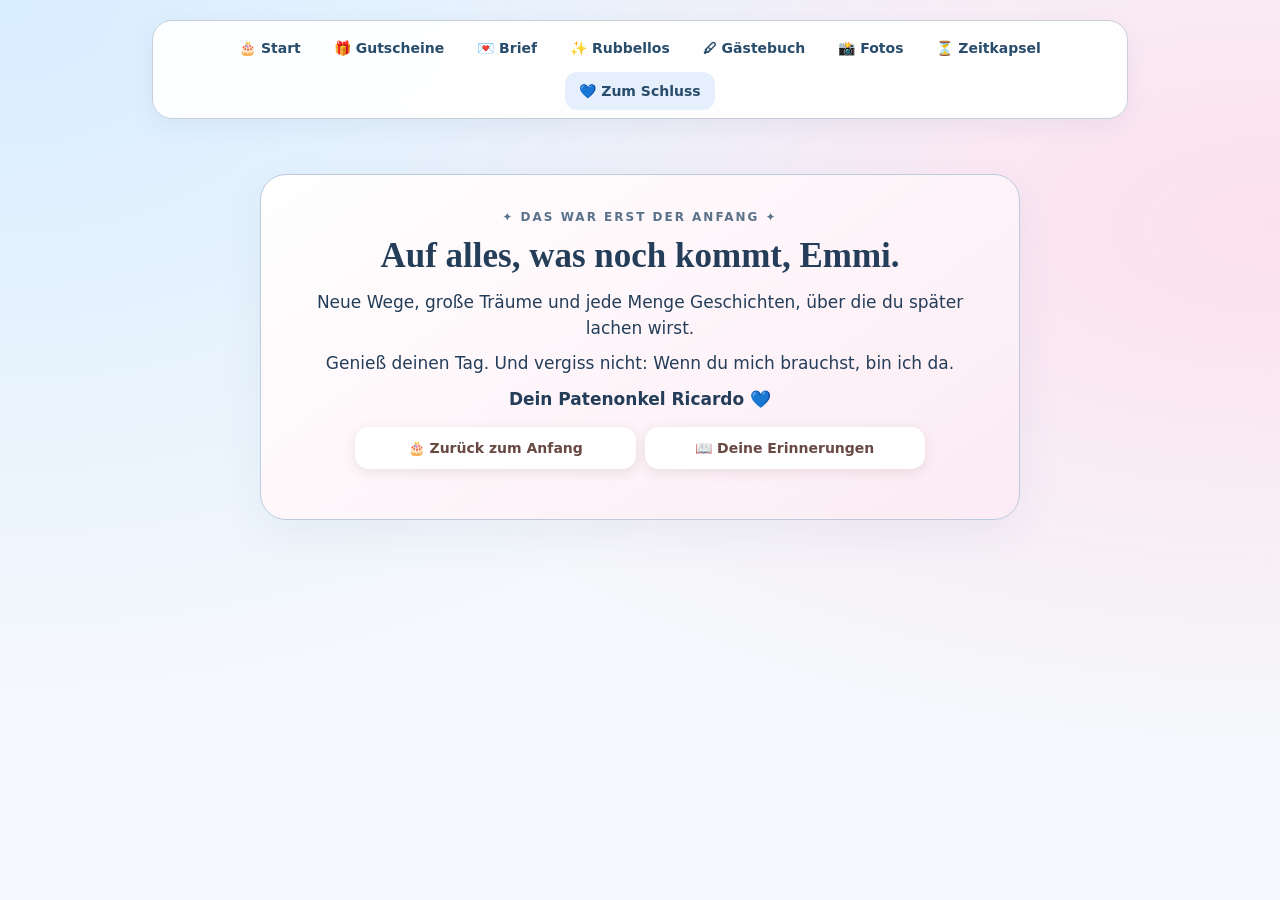
<file: zum-schluss.html>
<!doctype html><html lang="de"><head><meta charset="utf-8"><meta name="viewport" content="width=device-width,initial-scale=1"><title>Für dich, Emmi – Zum Schluss</title><style>
:root{--ink:#51372f;--rose:#d78e99;--cream:#fff9f1;--gold:#c59a5e}*{box-sizing:border-box}body{margin:0;font-family:system-ui,-apple-system,'Segoe UI',sans-serif;color:var(--ink);background:radial-gradient(circle at 20% 0%,#ffe0e6,transparent 45%),linear-gradient(160deg,#f5d8cb,#fff7e9);min-height:100dvh}.wrap{max-width:560px;margin:auto;padding:18px 16px 36px}.top{text-align:center;font-size:13px;letter-spacing:2px;font-weight:700;color:#986c69;margin:8px 0 12px}.book{background:var(--cream);border:2px solid #e5b6ad;border-radius:26px;box-shadow:0 15px 40px #704b4933;min-height:550px;overflow:hidden;position:relative}.book:before{content:'';position:absolute;left:12px;top:22px;bottom:22px;border-left:3px dotted #d8a5a0;z-index:1}.page{padding:36px 28px 25px 38px;display:flex;flex-direction:column;align-items:center;text-align:center;min-height:550px}.number{font-size:12px;letter-spacing:2px;font-weight:800;color:#b4747c}.art{width:205px;height:205px;margin:18px auto 8px;border-radius:50%;background:linear-gradient(145deg,#f9e0df,#f9eed9);display:grid;place-items:center;position:relative;box-shadow:inset 0 0 0 8px #ffffff99}.art span{font-size:100px;filter:drop-shadow(0 7px 2px #886b6b20)}.art:after{content:'✦  ✧  ✦';position:absolute;bottom:18px;font-size:20px;color:var(--gold)}h1{font-family:Georgia,serif;font-size:35px;line-height:1.1;margin:13px 0}h2{font-family:Georgia,serif;font-size:30px;margin:12px 0}p{line-height:1.55;font-size:17px;margin:9px 0}.pill{border:1px solid #d9b3a2;border-radius:999px;padding:8px 15px;font-size:12px;letter-spacing:1px;font-weight:700;margin-top:auto}.from{font-size:13px;margin-top:20px;color:#a57b76}.buttons{display:flex;gap:9px;margin:15px 0;flex-wrap:wrap}button,a.action{appearance:none;border:0;border-radius:14px;padding:13px 14px;font-size:14px;font-weight:700;cursor:pointer;text-decoration:none;display:inline-flex;align-items:center;justify-content:center;flex:1;background:#fff;color:#684943;box-shadow:0 3px 12px #6a454020}button.primary{background:#86545b;color:#fff}.tip{text-align:center;font-size:13px;line-height:1.5;color:#7b5a58}.dots{text-align:center;font-size:13px;font-weight:700;color:#8c6562;margin:5px}.cover .art span{font-size:95px}.cover h1{font-size:46px}.cover .sub{font-size:18px}.small{font-size:13px;color:#96746e}#toast{position:fixed;bottom:20px;left:50%;transform:translateX(-50%);background:#533b36;color:white;border-radius:30px;padding:10px 18px;display:none;z-index:4;white-space:nowrap}@media(max-width:370px){.page{padding:30px 20px 20px 30px}.art{width:175px;height:175px}.art span{font-size:85px}h2{font-size:27px}}

html{scroll-behavior:smooth}.wrap{max-width:700px}.hero{position:relative;overflow:hidden;min-height:76svh;display:flex;flex-direction:column;justify-content:center;text-align:center;padding:65px 23px 55px;margin:10px 0 32px;border-radius:32px;color:#fff;background:radial-gradient(circle at 80% 15%,#f7a0c8 0,transparent 36%),radial-gradient(circle at 12% 80%,#9e61a4 0,transparent 40%),linear-gradient(140deg,#21142f,#66325f 52%,#ad5076);box-shadow:0 24px 55px #66325f55}.hero:before{content:'✦';position:absolute;left:7%;top:13%;font-size:55px;color:#ffe5a4;transform:rotate(-15deg)}.hero:after{content:'✧';position:absolute;right:7%;bottom:15%;font-size:72px;color:#ffd8f0}.hero .eyebrow{font-size:12px;font-weight:900;letter-spacing:4px;color:#ffe3ae}.hero .big{font-family:Georgia,serif;font-size:clamp(64px,13vw,108px);font-weight:900;line-height:.92;letter-spacing:-5px;margin:22px 0 10px;text-shadow:0 8px 0 #301c4244}.hero .big em{font-style:normal;color:#ffe4a5}.hero .statement{font-size:clamp(20px,5vw,29px);font-weight:800;line-height:1.3;margin:15px auto;max-width:540px}.hero .detail{font-size:16px;color:#ffeaf4;max-width:480px;margin:10px auto 25px}.hero .cta{display:inline-block;align-self:center;text-decoration:none;background:#ffe7a9;color:#3b2442;padding:18px 26px;border-radius:99px;font-size:17px;font-weight:900;box-shadow:0 9px 0 #2b193b77;transition:transform .2s}.hero .cta:hover{transform:translateY(-3px)}.hero .hint{margin-top:25px;font-size:12px;letter-spacing:2px;color:#f9d8eb}.intro-label{text-align:center;font-weight:900;letter-spacing:2px;font-size:12px;margin:0 0 16px;color:#8b5067}@media(prefers-reduced-motion:reduce){html{scroll-behavior:auto}}.birthday-hero{background:radial-gradient(circle at 80% 15%,#f6b9d4,transparent 35%),radial-gradient(circle at 15% 85%,#a976bd,transparent 40%),linear-gradient(150deg,#452449,#9b568d 60%,#d18eae);min-height:80svh}.birthday-title{font-family:Georgia,serif;font-size:clamp(44px,9vw,78px);line-height:1.06;margin:20px 0 0;letter-spacing:-2px;color:#fff;text-shadow:0 4px 18px #43233e55}.birthday-title em{font-weight:normal;color:#ffe9ac;font-style:italic}.cake-scene{height:285px;position:relative;width:min(100%,370px);margin:8px auto 0;display:grid;place-items:end center;filter:drop-shadow(0 18px 15px #321c3840)}.cake{position:relative;width:250px;height:235px;animation:cakeFloat 3.4s ease-in-out infinite}.cake-layer{position:absolute;left:20px;width:210px;border-radius:16px 16px 24px 24px;background:linear-gradient(90deg,#ed9fb9,#ffc9d7 42%,#ee8cae);border-bottom:12px solid #b8618d;box-shadow:inset -12px 0 #c9749d55}.cake-layer.lower{height:84px;bottom:20px}.cake-layer.upper{width:180px;left:35px;height:69px;bottom:95px;background:linear-gradient(90deg,#ffced8,#ffe2e8,#f2a8c1)}.cake-top{position:absolute;bottom:151px;left:35px;width:180px;height:30px;background:#fff4ed;border-radius:50%;z-index:2;box-shadow:0 6px #fbe1e4}.cake-plate{position:absolute;bottom:10px;left:0;width:250px;height:22px;border-radius:50%;background:#ffe6aa;box-shadow:0 8px #d5a66f}.candles{position:absolute;bottom:173px;left:68px;width:115px;display:flex;justify-content:space-between;z-index:3}.candles i{display:block;width:10px;height:42px;border-radius:3px;background:repeating-linear-gradient(135deg,#fff 0 7px,#b47bb6 7px 13px);position:relative}.candles i:before{content:'';position:absolute;bottom:45px;left:1px;width:9px;height:16px;background:#ffe07c;border-radius:80% 0 80% 80%;transform:rotate(-45deg);box-shadow:0 0 14px #ffdc79;animation:flame .8s ease-in-out infinite alternate}.candles i:nth-child(even):before{animation-delay:.35s}.sparkle{position:absolute;color:#ffe8a6;font-size:40px;animation:twinkle 2s ease-in-out infinite alternate}.s1{top:25px;left:12%}.s2{top:72px;right:9%;animation-delay:.5s}.s3{bottom:65px;left:5%;animation-delay:1s}@keyframes cakeFloat{50%{transform:translateY(-8px)}}@keyframes flame{to{transform:rotate(-32deg) scale(.85);opacity:.8}}@keyframes twinkle{to{transform:scale(1.35) rotate(20deg);opacity:.45}}@media(prefers-reduced-motion:reduce){.cake,.candles i:before,.sparkle{animation:none}}#confetti-layer{position:fixed;inset:0;pointer-events:none;z-index:999;overflow:hidden}.confetti-piece{position:absolute;top:-20px;width:9px;height:15px;opacity:0;animation:confetti-fall var(--dur) linear forwards;left:var(--x);background:var(--color);transform:rotate(var(--rot));border-radius:2px}@keyframes confetti-fall{0%{transform:translate3d(0,-30px,0) rotate(0);opacity:1}90%{opacity:1}100%{transform:translate3d(var(--drift),110vh,0) rotate(850deg);opacity:0}}.scratch-section{margin:34px 0;background:linear-gradient(145deg,#fff9ee,#ffe5ed);border:2px solid #dfb4c5;border-radius:27px;padding:24px;text-align:center;box-shadow:0 15px 32px #704b4920}.scratch-section h2{font-size:30px}.scratch-ticket{position:relative;width:min(100%,340px);height:185px;margin:20px auto;border:5px solid #f5d8a5;border-radius:18px;overflow:hidden;background:radial-gradient(circle,#fff4d7,#ffcddc);box-shadow:0 8px 20px #6c4b4a33}.scratch-reveal{position:absolute;inset:0;display:flex;align-items:center;justify-content:center;flex-direction:column;padding:17px}.scratch-reveal strong{font-family:Georgia,serif;font-size:24px;color:#80476b}.scratch-reveal span{font-size:15px;margin-top:8px;line-height:1.45}.scratch-ticket canvas{position:absolute;inset:0;width:100%;height:100%;touch-action:none;cursor:crosshair}.scratch-hint{font-size:13px;color:#896572}.scratch-section button{background:#86545b;color:white;flex:none}.private-letter{margin:32px 0;padding:28px 20px;text-align:center;border:2px solid #d9b5c6;border-radius:25px;background:linear-gradient(145deg,#fffaf3,#f9e4ed)}.envelope{font-size:85px;display:block;filter:drop-shadow(0 10px 9px #81536a33);transition:transform .5s}.private-letter.open .envelope{transform:translateY(-8px) rotate(-8deg)}.private-letter input{max-width:170px;width:100%;padding:12px;border:1px solid #bc91aa;border-radius:12px;text-align:center;font-size:24px;letter-spacing:9px;background:white}.private-letter button{background:#86545b;color:white;margin:12px}.letter-paper{background:#fffefa;padding:28px 20px;border-radius:14px;box-shadow:0 8px 20px #6c4b4a24;text-align:left;white-space:pre-wrap;line-height:1.75;font-family:Georgia,serif;margin-top:20px;animation:letter-rise .6s ease-out}@keyframes letter-rise{from{opacity:0;transform:translateY(25px)}to{opacity:1;transform:translateY(0)}}</style><style>
:root{--ink:#243d59;--rose:#da75a7;--cream:#fbfdff;--gold:#9daec0;--blue:#32648b;--silver:#c6ced9}
body{color:var(--ink);background:radial-gradient(ellipse at 0 0,#d8edff,transparent 55%),radial-gradient(ellipse at 100% 25%,#fce0ee,transparent 55%),#f5f8fc;background-attachment:fixed}
.wrap{max-width:1020px;padding:20px 22px 60px}
nav.site-nav{position:sticky;top:10px;z-index:20;display:flex;justify-content:center;gap:5px;flex-wrap:wrap;margin:0 0 22px!important;padding:8px;background:#ffffffed;backdrop-filter:blur(14px);border:1px solid #c6ced9;border-radius:20px;box-shadow:0 8px 25px #304c6810}
nav.site-nav a{padding:11px 14px!important;background:transparent!important;color:#284c6b!important;border-radius:12px;text-decoration:none;font-size:14px;font-weight:700}
nav.site-nav a:hover,nav.site-nav a.active{background:#e5f0fc!important}
.hero.birthday-hero{min-height:710px;margin:0 0 35px;border:1px solid #c4cfdd;border-radius:32px;background:radial-gradient(circle at 80% 10%,#f7cde3,transparent 43%),radial-gradient(circle at 10% 80%,#b2d7f5,transparent 45%),linear-gradient(145deg,#edf7ff,#f9f2fa);color:#243d59;box-shadow:0 20px 60px #304c6815}
.birthday-title{color:#264e70;text-shadow:none;font-size:clamp(48px,9vw,90px)}.birthday-title em{color:#a34577}
.hero .eyebrow,.hero .hint{color:#566b85}.hero .detail{color:#52677b}.hero:before,.hero:after,.sparkle{color:#8b9db4}
.hero .cta{background:#32648b;color:white;box-shadow:0 6px 0 #214563}
.cake-plate{background:linear-gradient(90deg,#9aa9bb,#f5f7fa,#a3b0c2);box-shadow:0 8px #8595ab}.cake-layer{border-bottom-color:#a56e94}.candles i{background:repeating-linear-gradient(135deg,#fff 0 7px,#80b9e7 7px 13px)}
.discover{display:grid;grid-template-columns:repeat(4,1fr);gap:12px;margin:0 0 55px}.discover a{display:flex;flex-direction:column;gap:10px;padding:23px 14px;background:#ffffffdd;border:1px solid #c8d3e0;border-radius:20px;color:#264e70;text-decoration:none;text-align:center;font-weight:750;transition:transform .2s}.discover a:hover{transform:translateY(-4px)}.discover span{font-size:30px}.discover small{font-weight:400;font-size:13px;color:#60748b}
#gutscheinbuch{padding-top:18px;scroll-margin-top:100px;color:#385d7c}
.book,.dots,.buttons,.tip,.top{max-width:570px;margin-left:auto;margin-right:auto}.book{border:1px solid #b8cadd;box-shadow:0 18px 45px #304c6818;background:#fbfdff}.book:before{border-color:#b8cadd}.art{background:linear-gradient(145deg,#dceefe,#fbe1ef)}.number,.from,.small,.tip,.dots,.top,.intro-label{color:#5a718a}.pill{border-color:#b8c7d8}.buttons button{color:#284c6b;border:1px solid #c6ced9}.buttons button.primary{background:#32648b;color:#fff}
.scratch-section,.private-letter,#gaestebuch{max-width:760px;margin:55px auto!important;padding:35px 25px!important;background:linear-gradient(145deg,#fff,#edf5ff)!important;border:1px solid #bccbdc!important;border-radius:26px!important;box-shadow:0 15px 45px #304c6810;scroll-margin-top:100px}
.private-letter{background:linear-gradient(145deg,#fff,#fcebf4)!important}.scratch-ticket{border-color:#b8c5d7;background:linear-gradient(140deg,#e1f2ff,#ffe4f1)}.scratch-reveal strong{color:#873e69}.scratch-hint{color:#5b6d83}
button:not(#prev):not(#copy):not(#share),#memorybook-link{background-color:#32648b!important;color:white!important}button:disabled{opacity:.45;cursor:default}input,textarea{font:inherit;border-color:#b8c9dc!important;color:#243d59}a:focus-visible,button:focus-visible,input:focus-visible,textarea:focus-visible{outline:3px solid #d578a9;outline-offset:4px}.letter-paper{background:#fffdfd}
.page-footer{text-align:center;margin:55px auto 0;color:#637a91;font-size:14px}
main:not(.book){background:#fbfdff;border-color:#bccbdc;box-shadow:0 15px 40px #304c6818}.note{background:#e8f1fb;color:#425f7a}.button{background:#32648b}.paper{background:#fff;box-shadow:0 15px 40px #304c6818}.cover{border-color:#bdcadd}.cover h1,.entry h2{color:#32648b}.cover h1 em{color:#a34577}.entry{border-color:#d0dbe6}.eyebrow,.entry small,.footer{color:#60748b}.toolbar button,.toolbar a{background:#32648b}
@media(max-width:600px){.wrap{padding:12px 14px 40px}.hero.birthday-hero{min-height:650px;padding:42px 16px}.discover{grid-template-columns:repeat(2,1fr);gap:10px;margin-bottom:36px}.discover a{padding:20px 10px}nav.site-nav{top:5px}nav.site-nav a{font-size:12px;padding:9px 10px!important}.scratch-section,.private-letter,#gaestebuch{padding:26px 16px!important}.scratch-ticket{height:210px}.paper{padding:25px 18px}}
@media(prefers-reduced-motion:reduce){*,*:before,*:after{animation:none!important;scroll-behavior:auto!important}}
@media print{body{background:#fff}.site-nav,.page-footer{display:none}.paper{box-shadow:none}.cover{border-color:#bccbdc}}
</style><style>.subpage-title{text-align:center;font-family:Georgia,serif;color:#32648b;font-size:clamp(32px,6vw,52px);margin:30px auto 10px}.subpage-desc{text-align:center;color:#5b7189;max-width:640px;margin:0 auto 35px}.subpage{min-height:75vh}.discover a{min-height:130px}.page-footer{margin-top:50px}#gutscheinbuch,#ricardos-brief,#rubbellos,#gaestebuch{scroll-margin-top:40px}</style></head><body><div class="wrap"><nav class="site-nav" aria-label="Hauptnavigation"><a href="index.html?site=seiten-15">🎂 Start</a><a href="gutscheine.html?site=seiten-15">🎁 Gutscheine</a><a href="brief.html?site=seiten-15">💌 Brief</a><a href="rubbellos.html?site=seiten-15">✨ Rubbellos</a><a href="gaestebuch.html?site=seiten-15">🖊 Gästebuch</a><a href="fotos.html?site=seiten-15">📸 Fotos</a><a href="zeitkapsel.html?site=seiten-15">⏳ Zeitkapsel</a><a href="zum-schluss.html">💙 Zum Schluss</a></nav><section class="private-letter" style="text-align:center"><div class="number">✦ DAS WAR ERST DER ANFANG ✦</div><h1>Auf alles, was noch kommt, Emmi.</h1><p>Neue Wege, große Träume und jede Menge Geschichten, über die du später lachen wirst.</p><p>Genieß deinen Tag. Und vergiss nicht: Wenn du mich brauchst, bin ich da.</p><p><strong>Dein Patenonkel Ricardo 💙</strong></p><div class="buttons"><a class="action" href="index.html">🎂 Zurück zum Anfang</a><a class="action" href="erinnerungsbuch.html">📖 Deine Erinnerungen</a></div></section></div><script>(()=>{const t=new URLSearchParams(location.search).get('guest')||sessionStorage.getItem('emmi_guest');if(t)sessionStorage.setItem('emmi_guest',t);document.querySelectorAll('a[href]').forEach(a=>{const u=new URL(a.href,location.href);if(u.origin===location.origin&&u.pathname.endsWith('.html')){if(t)u.searchParams.set('guest',t);u.searchParams.set('site','geburtstag-17');a.href=u.href;if(u.pathname===location.pathname){a.setAttribute('aria-current','page');a.classList.add('active')}}});})()</script></body></html>
</file>
<file: assets/studio.css>
:root{--ink:#243d59;--blue:#32648b;--rose:#da75a7;--cream:#fbfdff}
html{background:#f5f8fc}body{background:radial-gradient(ellipse at 0 0,#d8edff,transparent 55%),radial-gradient(ellipse at 100% 25%,#fce0ee,transparent 55%),#f5f8fc!important;color:#243d59!important;background-attachment:fixed!important}
h1,h2,h3,h4{color:#284f70}a{color:#32648b}.card{background:linear-gradient(145deg,#fff,#edf5ff);border-color:#bccbdc;box-shadow:0 12px 30px #304c6810}
.gamecard,.shop-item{background:linear-gradient(140deg,#f0f8ff,#fceef5);border-color:#c5d4e4}
button,.btn{background:#32648b!important;color:white!important;border-radius:12px!important}
button.secondary{background:#e5f0fc!important;color:#284c6b!important}
.studio-tabs{position:sticky;top:0;z-index:10;display:flex;gap:5px;background:#f5f8fcf5;border:1px solid #c3d3e5;padding:7px;border-radius:16px;margin:24px 0}
.studio-tabs button{flex:1;background:#e8f2fc!important;color:#32648b!important;font-weight:600;min-height:46px}
.studio-tabs button[aria-selected=true]{background:#32648b!important;color:white!important;box-shadow:0 4px 12px #32648b30}
.privacy-note{background:#e8f2fc;border:1px solid #c1d4e8;border-radius:15px;padding:14px 18px;margin:18px 0;color:#496783;font-size:14px}
.privacy-note summary{cursor:pointer}.muted{color:#60748b}.catalog button{background:#e9f3fd!important;color:#284c6b!important}
#pet-home{background:linear-gradient(140deg,#e8f5ff,#fcebf4);padding:20px;border:1px solid #bdd2e8;border-radius:18px;margin-top:20px}
#coin-balance{background:#e1edfc!important;color:#32648b!important}
@media(max-width:600px){.studio-tabs button{padding:10px 7px;font-size:12px}}
@media print{.studio-tabs,.privacy-note,#room-life,#cloud-room,#room-backup{display:none!important}#room-planning[hidden]{display:block!important}}
</file>
